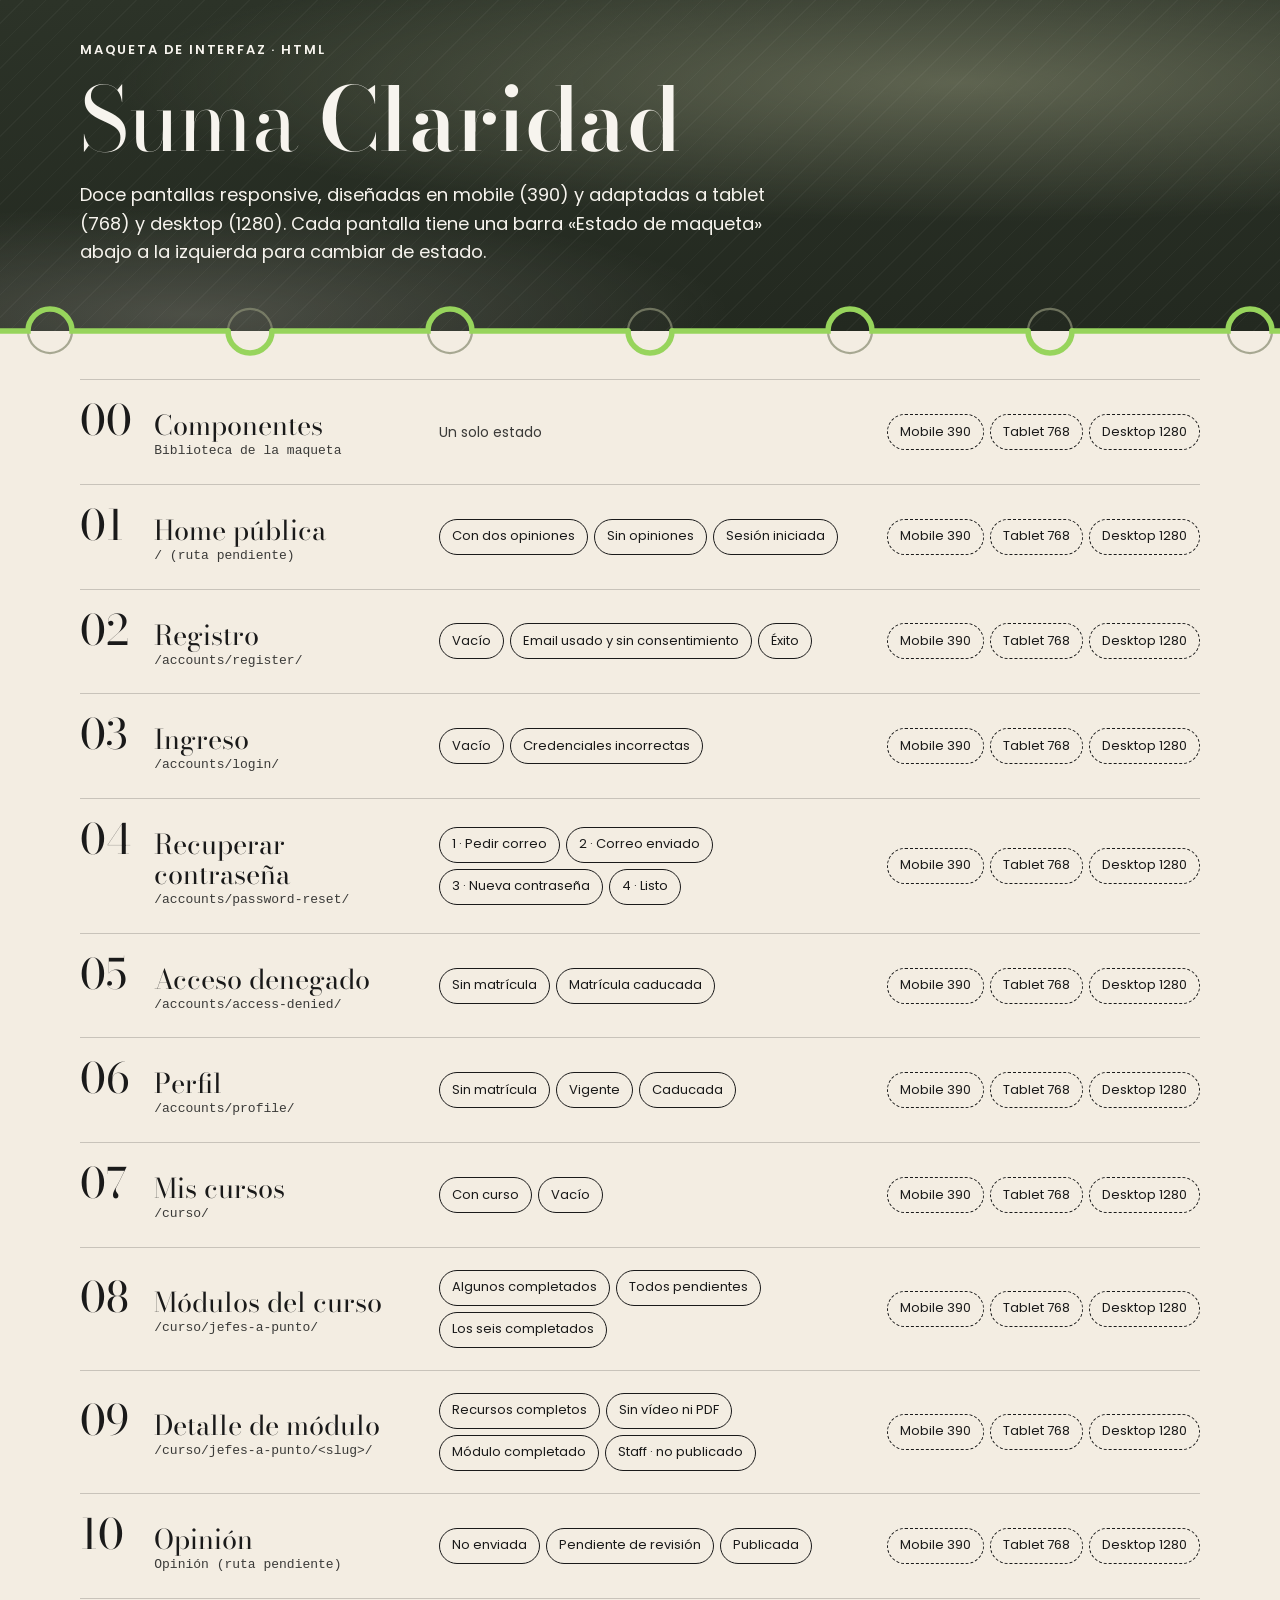
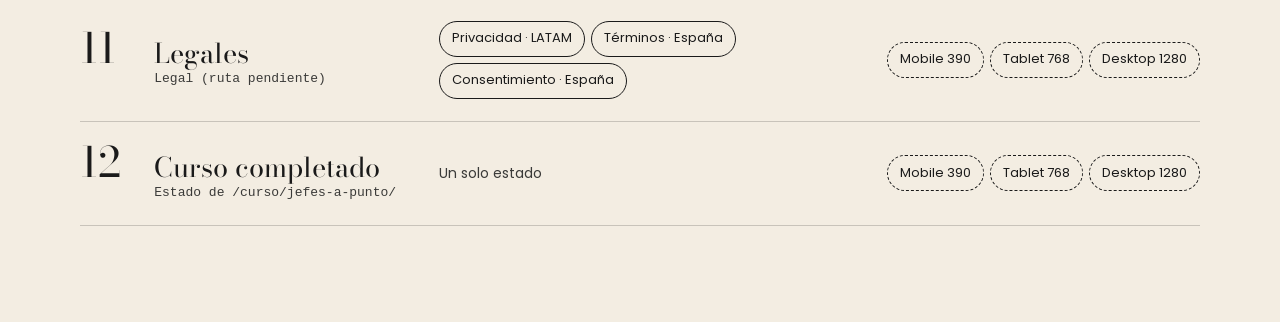
<file: index.html>
<!doctype html>
<html lang="es">
<head>
  <meta charset="utf-8">
  <meta name="viewport" content="width=device-width, initial-scale=1">
  <title>Índice de maquetas · Suma Claridad</title>
  <link rel="preconnect" href="https://fonts.googleapis.com">
  <link rel="preconnect" href="https://fonts.gstatic.com" crossorigin>
  <link rel="stylesheet" href="https://fonts.googleapis.com/css2?family=Bodoni+Moda:ital,opsz,wght@0,6..96,400;0,6..96,600;1,6..96,400&family=Poppins:wght@400;600&display=swap">
  <link rel="stylesheet" href="css/styles.css">
  <script src="js/app.js" defer></script>
</head>
<body>
  <main id="main">
    <section class="hero on-dark">
      <div class="hero__media" aria-hidden="true"></div>
      <div class="container" style="padding-block:40px 64px">
        <p class="eyebrow">Maqueta de interfaz · HTML</p>
        <h1 class="display display--l">Suma <span class="w600">Claridad</span></h1>
        <p class="lead" style="margin-top:18px">Doce pantallas responsive, diseñadas en mobile (390) y adaptadas a tablet (768) y desktop (1280). Cada pantalla tiene una barra «Estado de maqueta» abajo a la izquierda para cambiar de estado.</p>
      </div>
    </section>
    <div class="tear" style="--from:var(--exhibicion);--to:var(--papel)" aria-hidden="true"></div>

    <section class="band band--tight band--papel" style="padding-bottom:96px">
      <div class="container">
        <ol class="idx-screens" id="screens"></ol>
      </div>
    </section>
  </main>

  <script>
    document.addEventListener('DOMContentLoaded', function () {
      var list = document.getElementById('screens');
      var widths = [['390', 'Mobile'], ['768', 'Tablet'], ['1280', 'Desktop']];
      list.innerHTML = window.JAP.SCREENS.map(function (s) {
        var states = s.states.map(function (st) {
          return '<a class="idx-chip" href="' + s.file + '?estado=' + st[0] + '">' + st[1] + '</a>';
        }).join('');
        var extra = (s.links || []).map(function (l) {
          return '<a class="idx-chip" href="' + s.file + l[0] + '">' + l[1] + '</a>';
        }).join('');
        var previews = widths.map(function (w) {
          return '<a class="idx-chip idx-chip--dev" href="preview.html?p=' + encodeURIComponent(s.file) + '&w=' + w[0] + '">' + w[1] + ' ' + w[0] + '</a>';
        }).join('');
        return '<li class="idx-screen">' +
          '<div class="idx-screen__head"><span class="idx-screen__num">' + s.n + '</span>' +
          '<div><h2 class="idx-screen__name"><a href="' + s.file + '">' + s.name + '</a></h2>' +
          '<p class="idx-screen__route" style="margin:0">' + s.route.replace(/</g, '&lt;') + '</p></div></div>' +
          '<div class="idx-links" aria-label="Estados">' + (states + extra || '<span class="meta">Un solo estado</span>') + '</div>' +
          '<div class="idx-links" aria-label="Vista por anchura">' + previews + '</div>' +
          '</li>';
      }).join('');
    });
  </script>
</body>
</html>
</file>
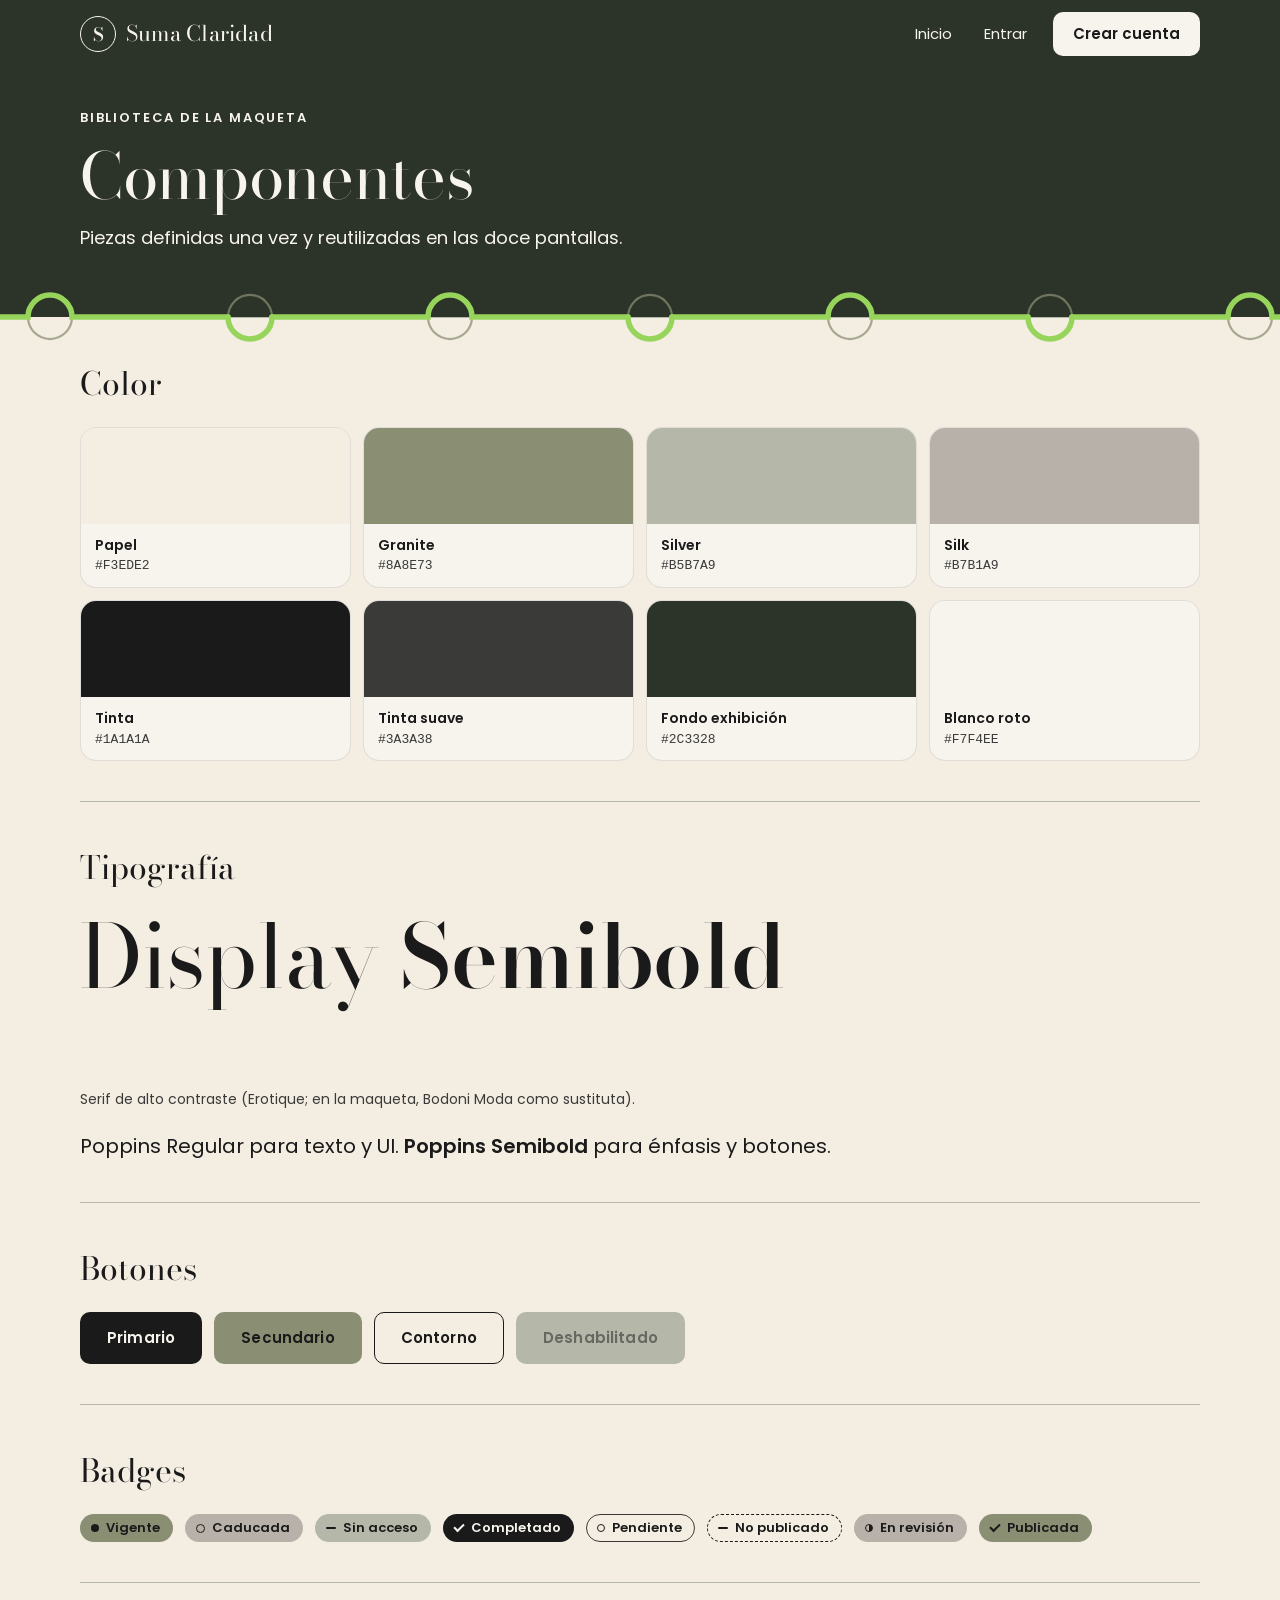
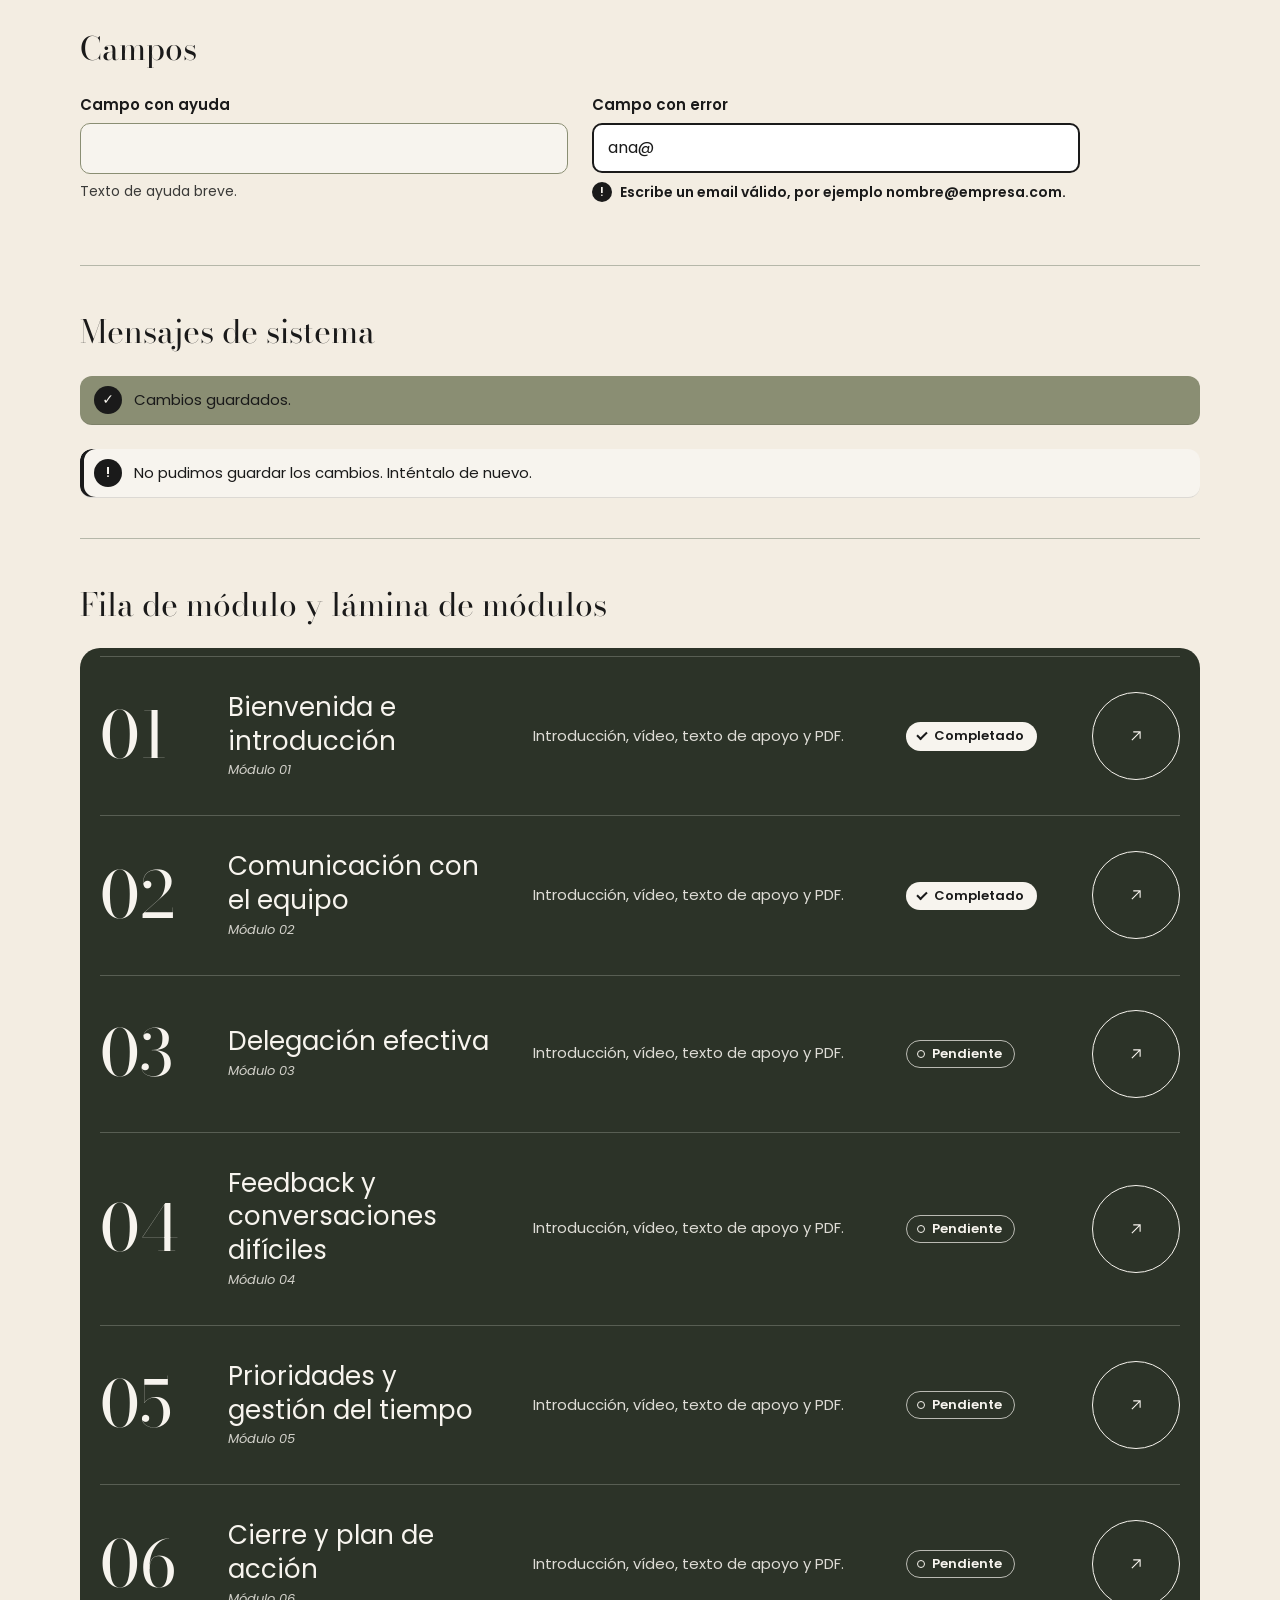
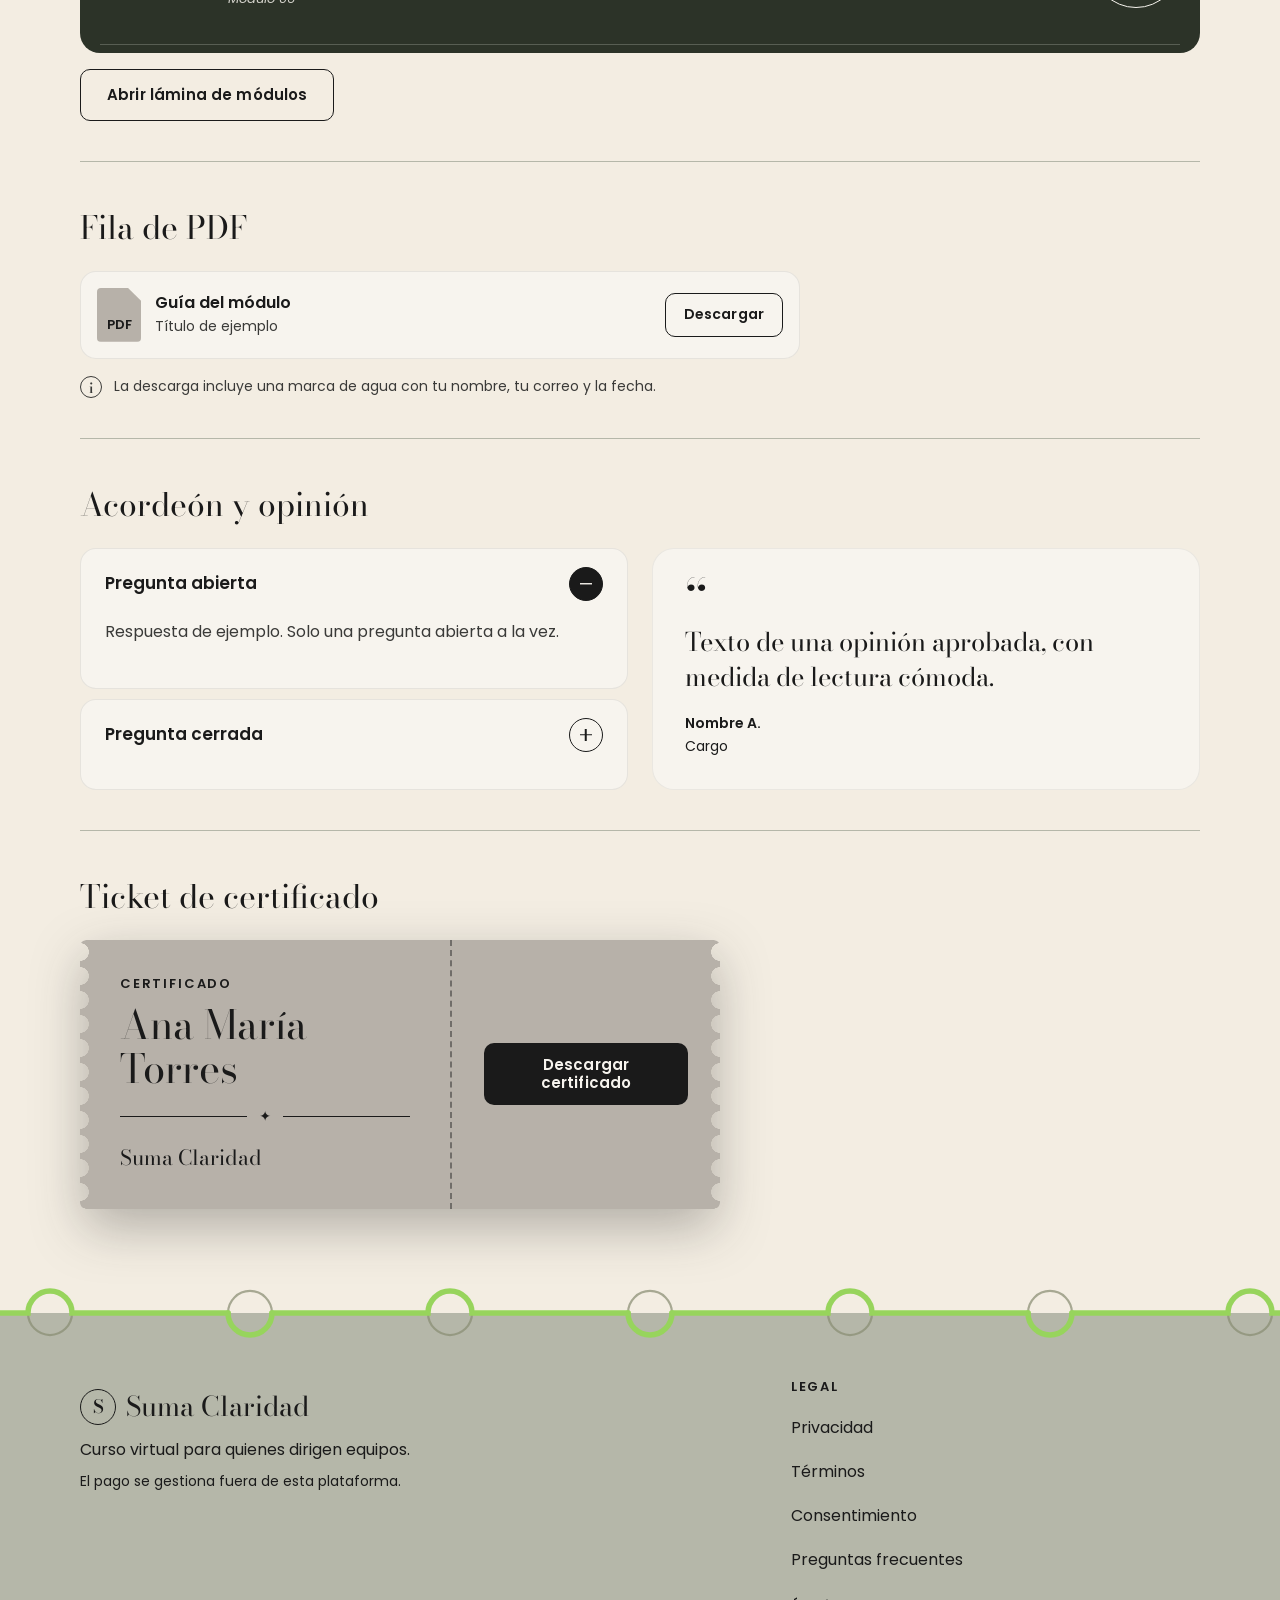
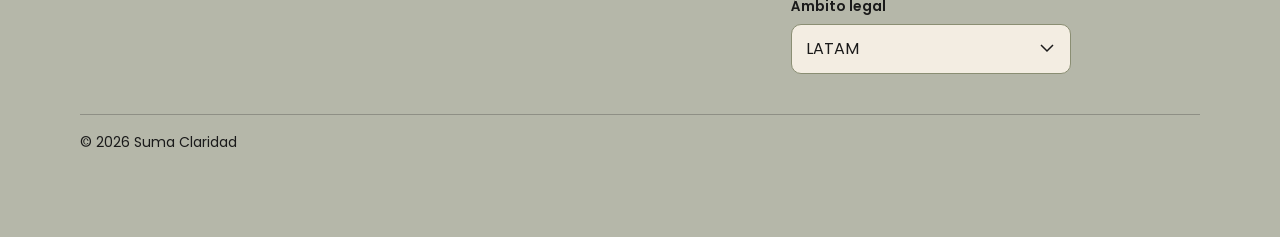
<file: 00-componentes.html>
<!doctype html>
<html lang="es">
<head>
  <meta charset="utf-8">
  <meta name="viewport" content="width=device-width, initial-scale=1">
  <title>Componentes · Suma Claridad</title>
  <link rel="preconnect" href="https://fonts.googleapis.com">
  <link rel="preconnect" href="https://fonts.gstatic.com" crossorigin>
  <link rel="stylesheet" href="https://fonts.googleapis.com/css2?family=Bodoni+Moda:ital,opsz,wght@0,6..96,400;0,6..96,600;1,6..96,400&family=Poppins:wght@400;600&display=swap">
  <link rel="stylesheet" href="css/styles.css">
  <script src="js/app.js" defer></script>
  <style>
    .swatches { list-style: none; display: grid; grid-template-columns: repeat(2, 1fr); gap: 12px; }
    @media (min-width: 768px) { .swatches { grid-template-columns: repeat(4, 1fr); } }
    .swatch { border-radius: 16px; overflow: hidden; border: 1px solid rgba(26,26,26,.1); background: var(--blanco); }
    .swatch__color { height: 96px; }
    .swatch__info { padding: 10px 14px; font-size: 14px; }
    .swatch__info code { display: block; color: var(--tinta-suave); font-size: 13px; }
    .demo-row { display: flex; flex-wrap: wrap; gap: 12px; align-items: center; }
    .demo-grid { display: grid; gap: 24px; }
    @media (min-width: 1280px) { .demo-grid--2 { grid-template-columns: 1fr 1fr; } }
    .comp-title { font-family: var(--f-display); font-size: 2rem; margin-bottom: 18px; }
    .comp { padding-block: 40px; border-top: 1px solid var(--silver); }
  </style>
</head>
<body data-screen="00">
  <a class="skip-link" href="#main">Saltar al contenido</a>
  <div data-component="header" data-session="anon" data-variant="dark"></div>

  <main id="main" data-completed='{"default":[1,2]}'>
    <section class="page-hero on-dark">
      <div class="container">
        <p class="eyebrow">Biblioteca de la maqueta</p>
        <h1 class="display display--m">Componentes</h1>
        <p class="lead">Piezas definidas una vez y reutilizadas en las doce pantallas.</p>
      </div>
    </section>
    <div class="tear" style="--from:var(--exhibicion);--to:var(--papel)" aria-hidden="true"></div>

    <div class="container" style="padding-bottom:64px">

      <section class="comp" aria-labelledby="c-color">
        <h2 id="c-color" class="comp-title">Color</h2>
        <ul class="swatches">
          <li class="swatch"><div class="swatch__color" style="background:#F3EDE2"></div><div class="swatch__info"><strong>Papel</strong><code>#F3EDE2</code></div></li>
          <li class="swatch"><div class="swatch__color" style="background:#8A8E73"></div><div class="swatch__info"><strong>Granite</strong><code>#8A8E73</code></div></li>
          <li class="swatch"><div class="swatch__color" style="background:#B5B7A9"></div><div class="swatch__info"><strong>Silver</strong><code>#B5B7A9</code></div></li>
          <li class="swatch"><div class="swatch__color" style="background:#B7B1A9"></div><div class="swatch__info"><strong>Silk</strong><code>#B7B1A9</code></div></li>
          <li class="swatch"><div class="swatch__color" style="background:#1A1A1A"></div><div class="swatch__info"><strong>Tinta</strong><code>#1A1A1A</code></div></li>
          <li class="swatch"><div class="swatch__color" style="background:#3A3A38"></div><div class="swatch__info"><strong>Tinta suave</strong><code>#3A3A38</code></div></li>
          <li class="swatch"><div class="swatch__color" style="background:#2C3328"></div><div class="swatch__info"><strong>Fondo exhibición</strong><code>#2C3328</code></div></li>
          <li class="swatch"><div class="swatch__color" style="background:#F7F4EE"></div><div class="swatch__info"><strong>Blanco roto</strong><code>#F7F4EE</code></div></li>
        </ul>
      </section>

      <section class="comp" aria-labelledby="c-type">
        <h2 id="c-type" class="comp-title">Tipografía</h2>
        <p class="display display--l">Display <span class="w600">Semibold</span></p>
        <p class="meta" style="margin-top:8px">Serif de alto contraste (Erotique; en la maqueta, Bodoni Moda como sustituta).</p>
        <p style="font-size:20px;margin-top:20px">Poppins Regular para texto y UI. <strong>Poppins Semibold</strong> para énfasis y botones.</p>
      </section>

      <section class="comp" aria-labelledby="c-btn">
        <h2 id="c-btn" class="comp-title">Botones</h2>
        <div class="demo-row">
          <button class="btn btn--primary" type="button">Primario</button>
          <button class="btn btn--secondary" type="button">Secundario</button>
          <button class="btn btn--outline" type="button">Contorno</button>
          <button class="btn" type="button" disabled>Deshabilitado</button>
        </div>
      </section>

      <section class="comp" aria-labelledby="c-badge">
        <h2 id="c-badge" class="comp-title">Badges</h2>
        <div class="demo-row">
          <span class="badge badge--vigente">Vigente</span>
          <span class="badge badge--caducada">Caducada</span>
          <span class="badge badge--sin-acceso">Sin acceso</span>
          <span class="badge badge--completado">Completado</span>
          <span class="badge badge--pendiente">Pendiente</span>
          <span class="badge badge--no-publicado">No publicado</span>
          <span class="badge badge--en-revision">En revisión</span>
          <span class="badge badge--publicada">Publicada</span>
        </div>
      </section>

      <section class="comp" aria-labelledby="c-field">
        <h2 id="c-field" class="comp-title">Campos</h2>
        <div class="demo-grid demo-grid--2" style="max-width:1000px">
          <div class="field">
            <label for="d1">Campo con ayuda</label>
            <input class="input" id="d1" type="text" aria-describedby="d1-help">
            <p class="field__help" id="d1-help">Texto de ayuda breve.</p>
          </div>
          <div class="field field--error">
            <label for="d2">Campo con error</label>
            <input class="input" id="d2" type="email" value="ana@" aria-invalid="true" aria-describedby="d2-err">
            <p class="field__error" id="d2-err">Escribe un email válido, por ejemplo nombre@empresa.com.</p>
          </div>
        </div>
      </section>

      <section class="comp" aria-labelledby="c-msg">
        <h2 id="c-msg" class="comp-title">Mensajes de sistema</h2>
        <div class="demo-grid">
          <div class="sysmsg sysmsg--success" style="border-radius:12px"><div class="sysmsg__inner" style="padding-inline:14px"><span class="sysmsg__icon" aria-hidden="true">✓</span><p class="sysmsg__text">Cambios guardados.</p></div></div>
          <div class="sysmsg sysmsg--error" style="border-radius:12px"><div class="sysmsg__inner" style="padding-inline:14px"><span class="sysmsg__icon" aria-hidden="true">!</span><p class="sysmsg__text">No pudimos guardar los cambios. Inténtalo de nuevo.</p></div></div>
        </div>
      </section>

      <section class="comp" aria-labelledby="c-mod">
        <h2 id="c-mod" class="comp-title">Fila de módulo y lámina de módulos</h2>
        <div class="band band--dark on-dark" style="padding:8px 20px;border-radius:20px">
          <ol class="module-list" data-component="module-list" data-variant="course"></ol>
        </div>
        <p style="margin-top:16px"><button type="button" class="btn btn--outline" data-sheet-open="modules-sheet" aria-controls="modules-sheet" aria-expanded="false">Abrir lámina de módulos</button></p>
      </section>

      <section class="comp" aria-labelledby="c-pdf">
        <h2 id="c-pdf" class="comp-title">Fila de PDF</h2>
        <ul class="pdf-list" style="max-width:720px">
          <li class="pdf-row">
            <span class="pdf-row__icon" aria-hidden="true">PDF</span>
            <div class="pdf-row__info"><p class="pdf-row__title">Guía del módulo</p><p class="meta">Título de ejemplo</p></div>
            <a class="btn btn--outline btn--sm" href="#" aria-label="Descargar Guía del módulo, PDF">Descargar</a>
          </li>
        </ul>
        <p class="note">La descarga incluye una marca de agua con tu nombre, tu correo y la fecha.</p>
      </section>

      <section class="comp" aria-labelledby="c-faq">
        <h2 id="c-faq" class="comp-title">Acordeón y opinión</h2>
        <div class="demo-grid demo-grid--2">
          <div class="faq" data-single>
            <details class="faq-item" open><summary>Pregunta abierta<span class="faq-item__icon" aria-hidden="true"></span></summary><div class="faq-item__body"><p>Respuesta de ejemplo. Solo una pregunta abierta a la vez.</p></div></details>
            <details class="faq-item"><summary>Pregunta cerrada<span class="faq-item__icon" aria-hidden="true"></span></summary><div class="faq-item__body"><p>Respuesta de ejemplo.</p></div></details>
          </div>
          <div class="opinion">
            <p class="opinion__quote">Texto de una opinión aprobada, con medida de lectura cómoda.</p>
            <p class="opinion__who"><strong>Nombre A.</strong> Cargo</p>
          </div>
        </div>
      </section>

      <section class="comp" aria-labelledby="c-ticket">
        <h2 id="c-ticket" class="comp-title">Ticket de certificado</h2>
        <div class="ticket-wrap" style="max-width:640px">
          <div class="ticket">
            <div class="ticket__main">
              <p class="eyebrow" style="margin:0">Certificado</p>
              <p class="ticket__name">Ana María Torres</p>
              <p class="ticket__divider"><span aria-hidden="true">✦</span></p>
              <p class="ticket__course">Suma Claridad</p>
            </div>
            <div class="ticket__stub">
              <a class="btn btn--primary btn--block" href="#">Descargar certificado</a>
            </div>
          </div>
        </div>
      </section>
    </div>
  </main>

  <div data-component="module-sheet" data-id="modules-sheet"></div>
  <div data-component="footer" data-from="papel"></div>
  <div class="mockbar"></div>
</body>
</html>
</file>
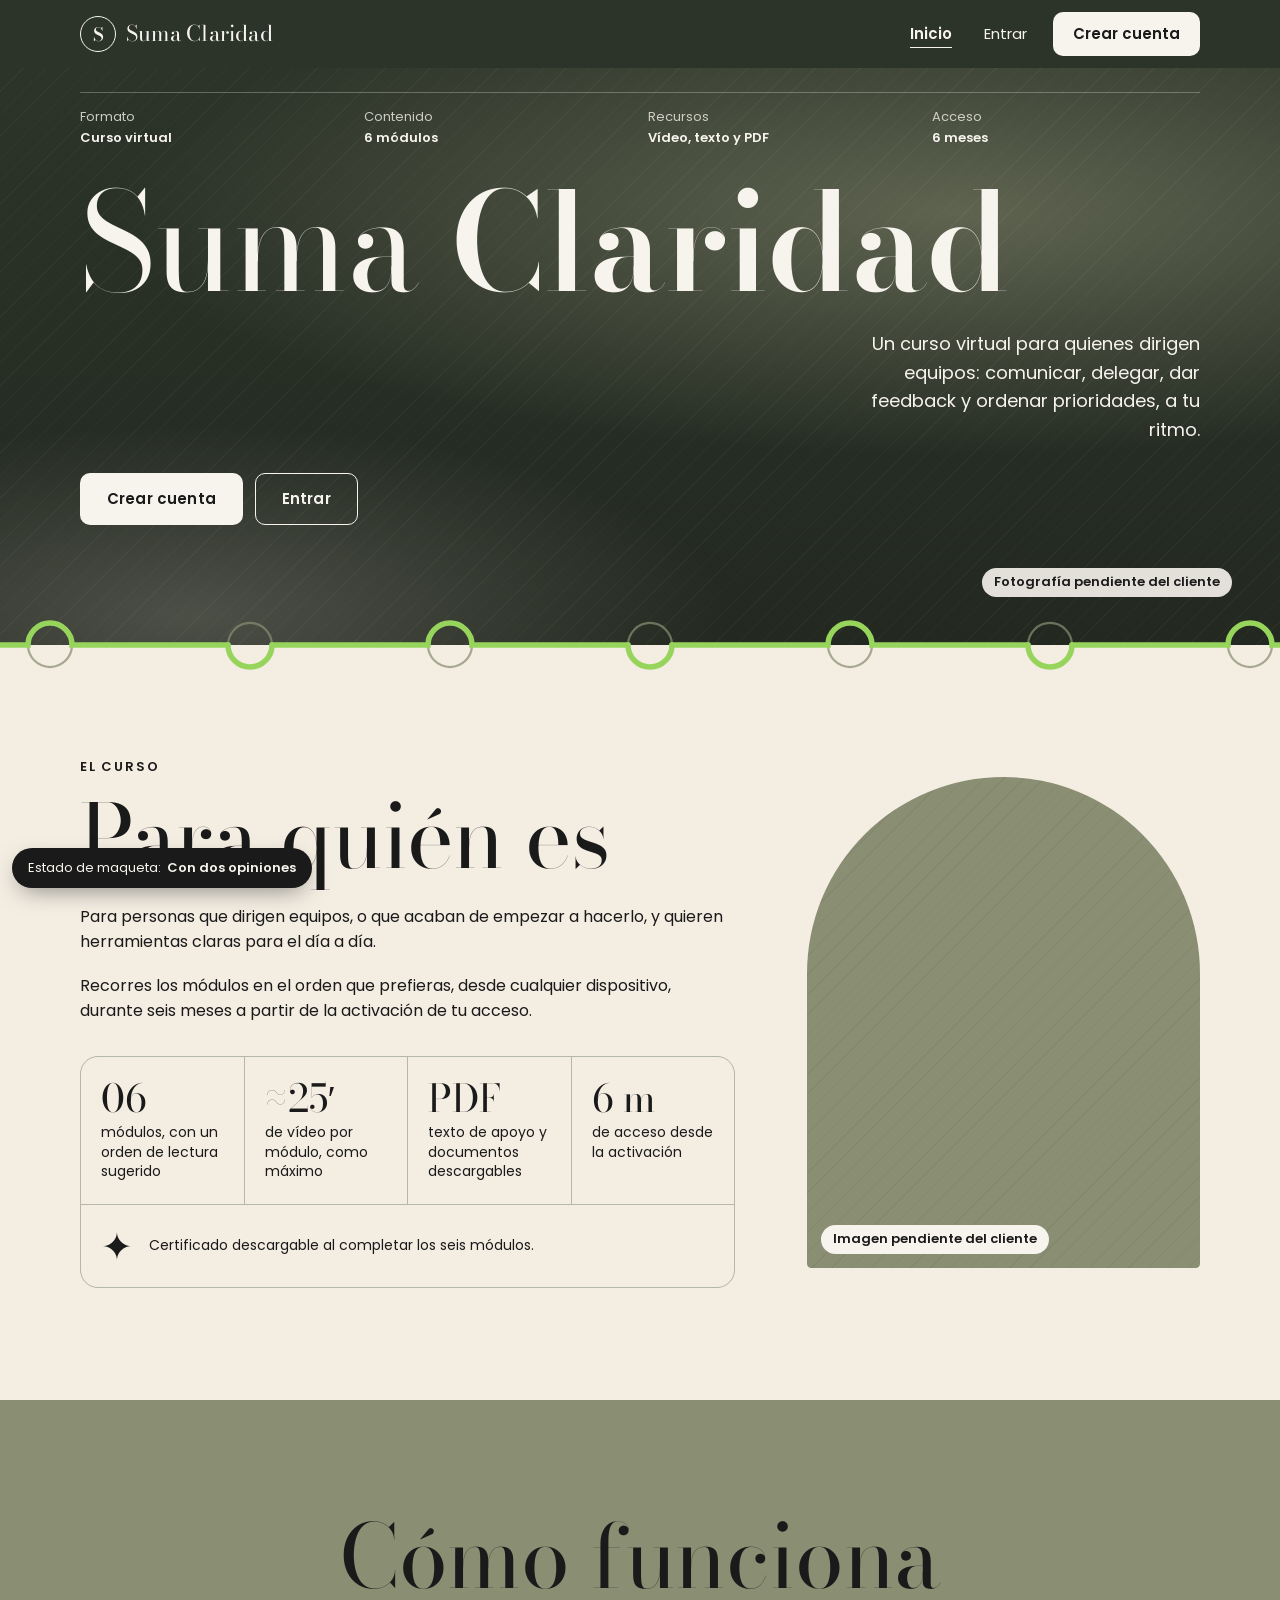
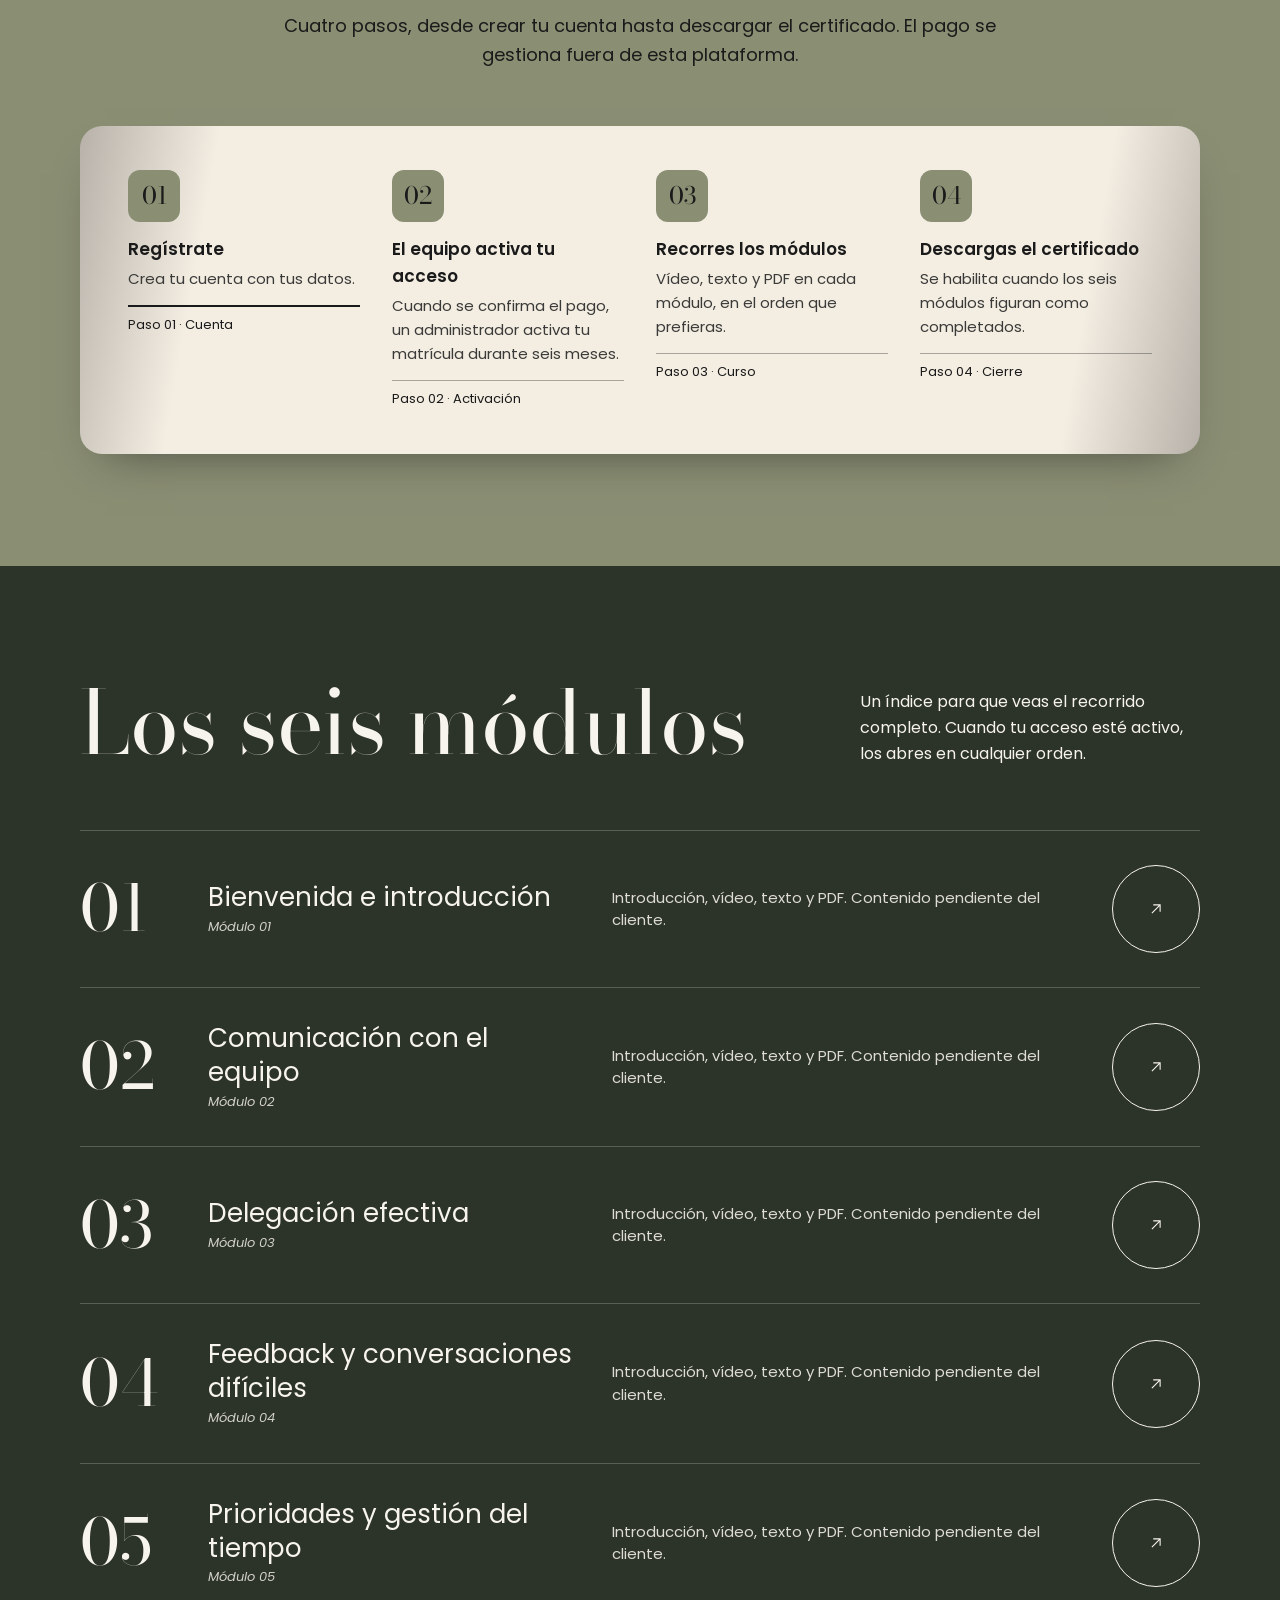
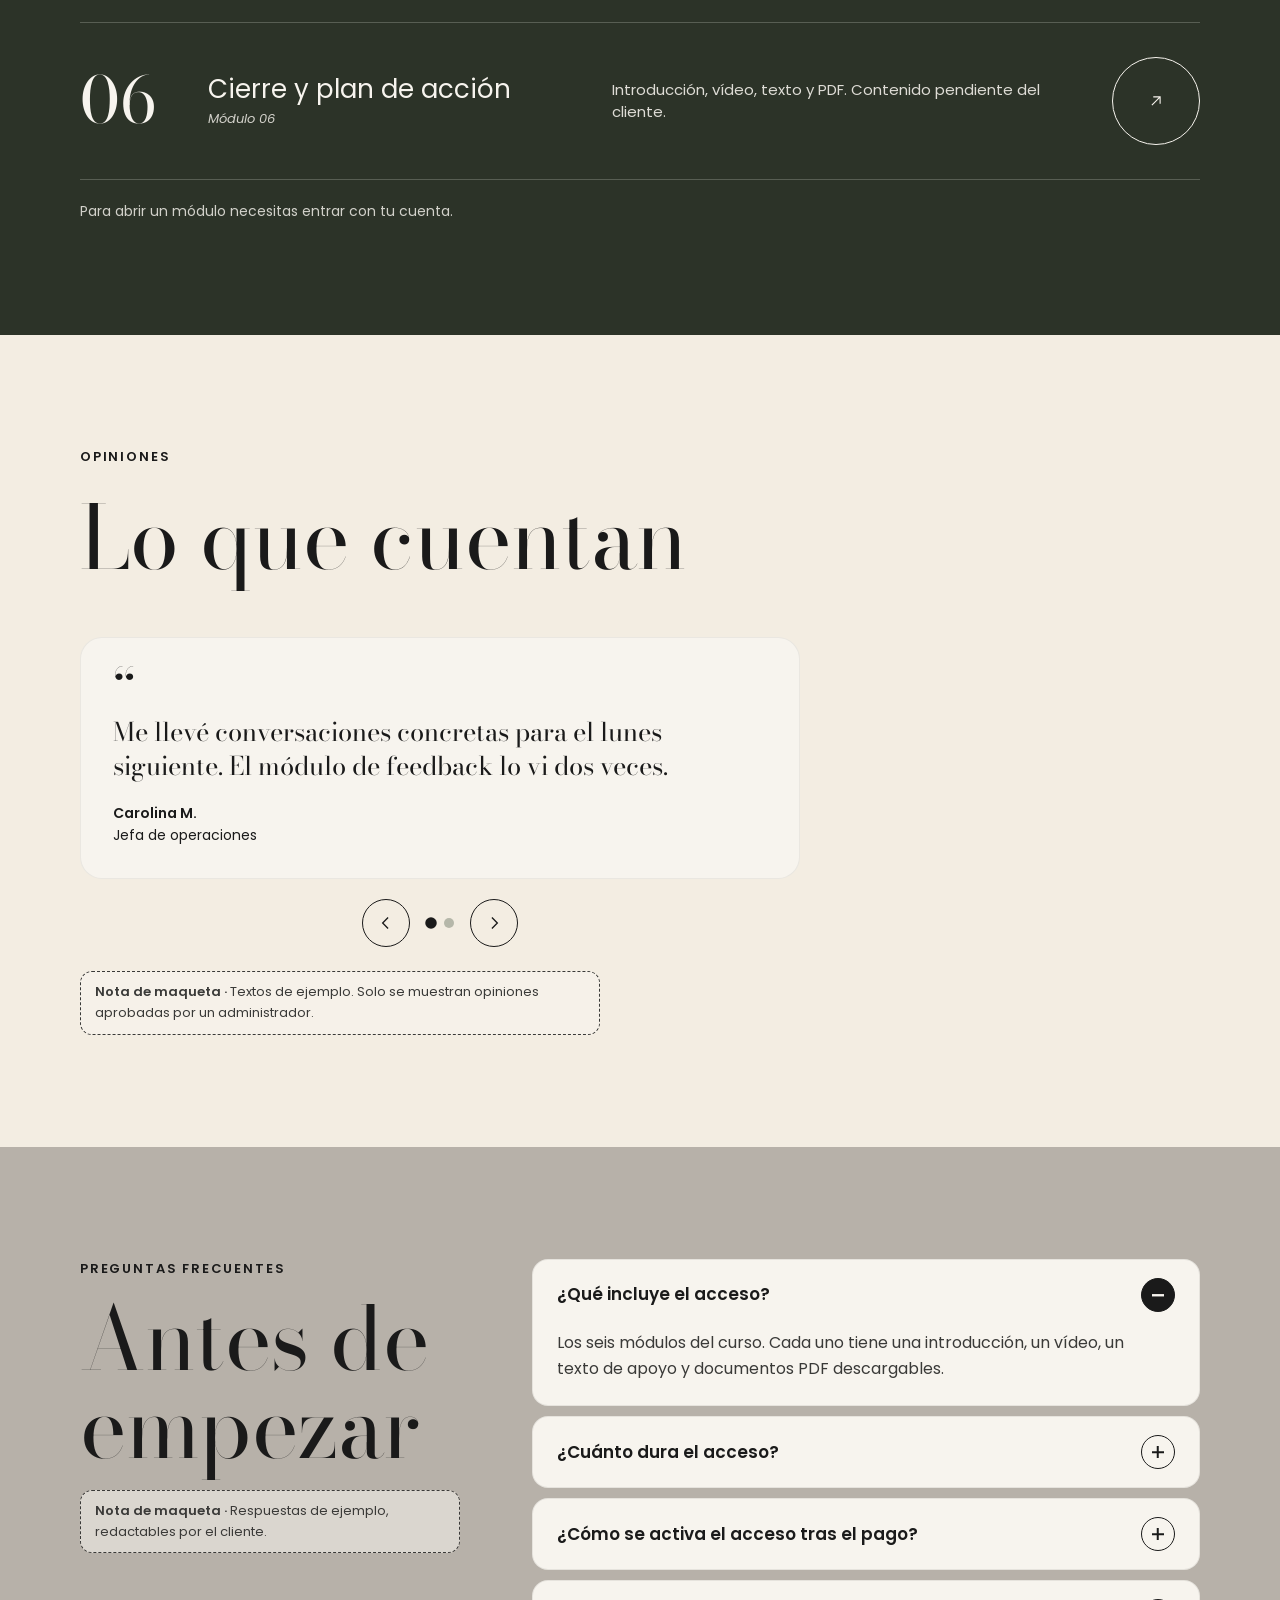
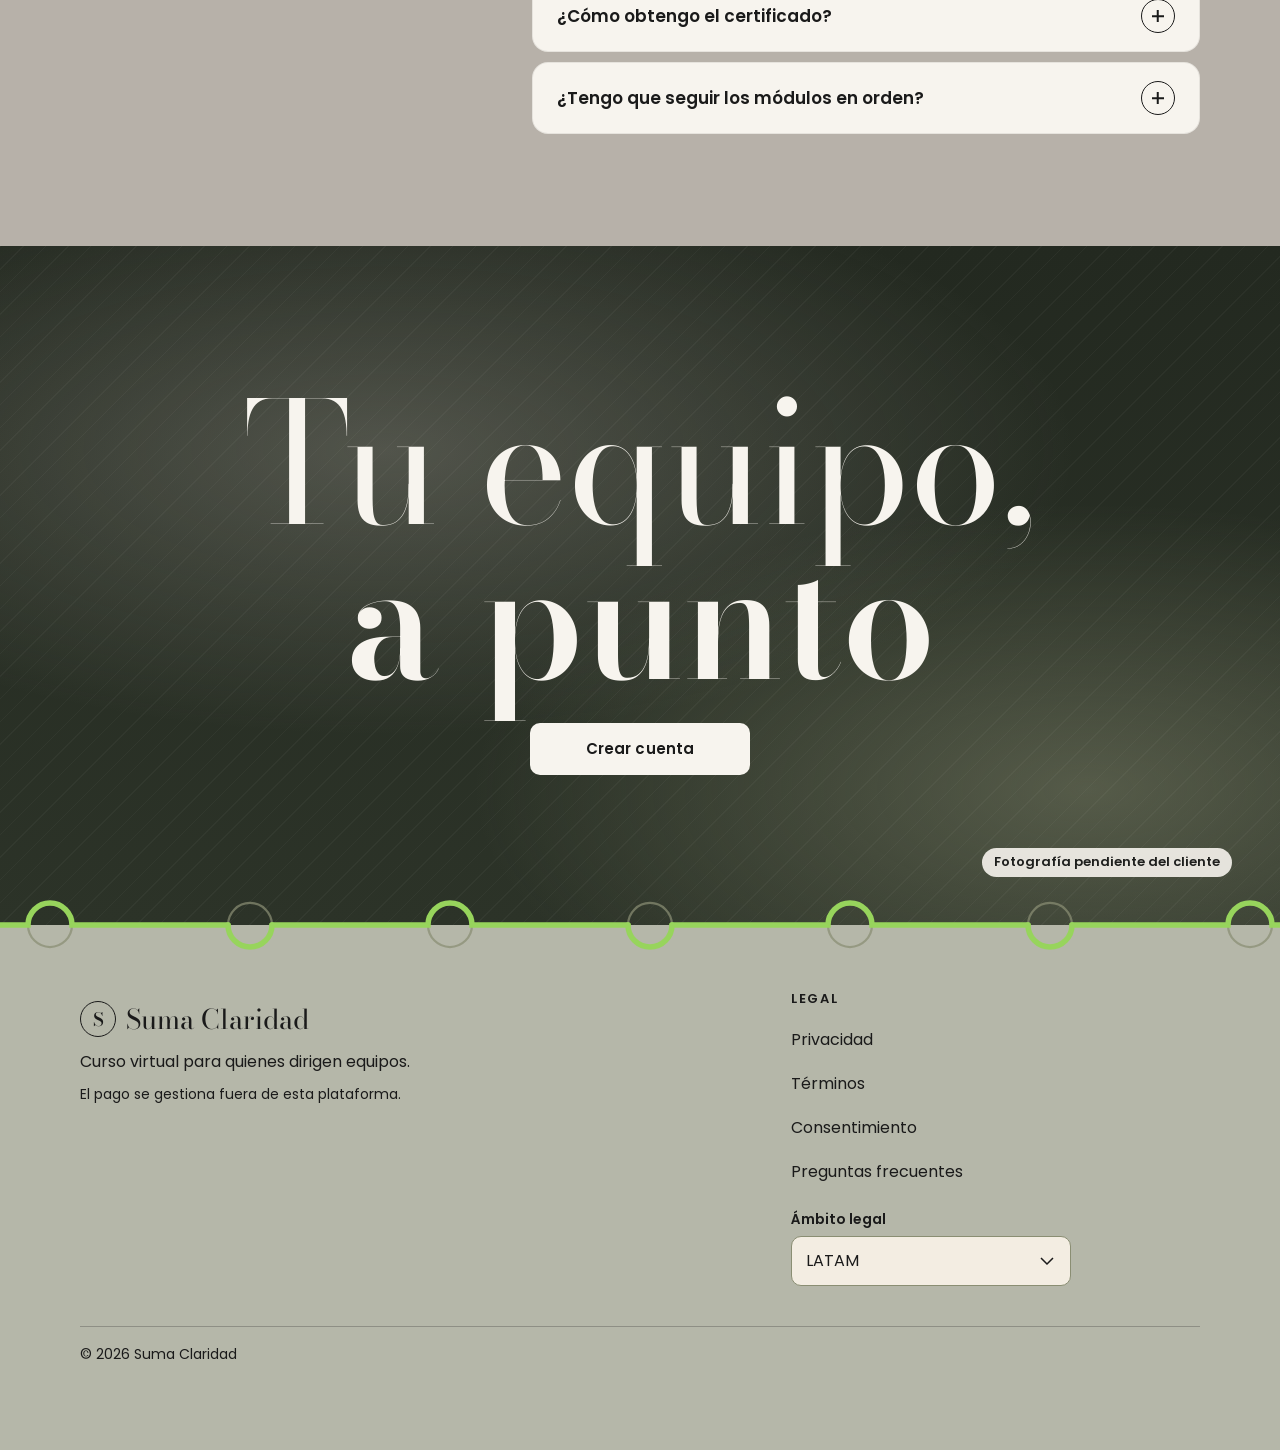
<file: 01-home.html>
<!doctype html>
<html lang="es">
<head>
  <meta charset="utf-8">
  <meta name="viewport" content="width=device-width, initial-scale=1">
  <title>Suma Claridad · Curso virtual para quienes dirigen equipos</title>
  <link rel="preconnect" href="https://fonts.googleapis.com">
  <link rel="preconnect" href="https://fonts.gstatic.com" crossorigin>
  <link rel="stylesheet" href="https://fonts.googleapis.com/css2?family=Bodoni+Moda:ital,opsz,wght@0,6..96,400;0,6..96,600;1,6..96,400&family=Poppins:wght@400;600&display=swap">
  <link rel="stylesheet" href="css/styles.css">
  <script src="js/app.js" defer></script>
</head>
<body data-screen="01">
  <a class="skip-link" href="#main">Saltar al contenido</a>

  <div data-component="header" data-session="anon" data-variant="dark" data-current="inicio" data-estado="!sesion"></div>
  <div data-component="header" data-session="user" data-variant="dark" data-current="inicio" data-estado="sesion"></div>

  <main id="main">
    <!-- 1. Portada -->
    <section class="hero on-dark" aria-labelledby="hero-title">
      <div class="hero__media" aria-hidden="true"></div>
      <p class="ph-tag" aria-hidden="true">Fotografía pendiente del cliente</p>
      <div class="container hero__inner">
        <dl class="hero__meta">
          <div><dt>Formato</dt><dd>Curso virtual</dd></div>
          <div><dt>Contenido</dt><dd>6 módulos</dd></div>
          <div><dt>Recursos</dt><dd>Vídeo, texto y PDF</dd></div>
          <div><dt>Acceso</dt><dd>6 meses</dd></div>
        </dl>
        <h1 id="hero-title" class="display display--xl hero__title">
          <span class="hero__title-line">Suma</span> <span class="hero__title-line w600">Claridad</span>
        </h1>
        <p class="hero__lead">Un curso virtual para quienes dirigen equipos: comunicar, delegar, dar feedback y ordenar prioridades, a tu ritmo.</p>
        <div class="btn-row hero__actions" data-estado="!sesion">
          <a class="btn btn--light" href="02-registro.html">Crear cuenta</a>
          <a class="btn btn--outline-light" href="03-ingreso.html">Entrar</a>
        </div>
        <div class="btn-row hero__actions" data-estado="sesion">
          <a class="btn btn--light" href="08-modulos.html">Ir al curso</a>
          <a class="btn btn--outline-light" href="06-perfil.html?estado=vigente">Mi cuenta</a>
        </div>
      </div>
    </section>

    <div class="tear" style="--from:var(--exhibicion);--to:var(--papel)" aria-hidden="true"></div>

    <!-- 2. Para quién es y qué incluye -->
    <section class="band band--papel" aria-labelledby="about-title">
      <div class="container about">
        <div>
          <p class="eyebrow">El curso</p>
          <h2 id="about-title" class="display display--l">Para quién es</h2>
          <div class="prose about__text">
            <p>Para personas que dirigen equipos, o que acaban de empezar a hacerlo, y quieren herramientas claras para el día a día.</p>
            <p>Recorres los módulos en el orden que prefieras, desde cualquier dispositivo, durante seis meses a partir de la activación de tu acceso.</p>
          </div>
          <ul class="facts" aria-label="Qué incluye">
            <li class="fact"><span class="fact__value">06</span><span class="fact__label">módulos, con un orden de lectura sugerido</span></li>
            <li class="fact"><span class="fact__value">≈25′</span><span class="fact__label">de vídeo por módulo, como máximo</span></li>
            <li class="fact"><span class="fact__value">PDF</span><span class="fact__label">texto de apoyo y documentos descargables</span></li>
            <li class="fact"><span class="fact__value">6 m</span><span class="fact__label">de acceso desde la activación</span></li>
            <li class="fact fact--wide"><span class="fact__value" aria-hidden="true">✦</span><span class="fact__label">Certificado descargable al completar los seis módulos.</span></li>
          </ul>
        </div>
        <div class="ph arch" role="img" aria-label="Imagen pendiente del cliente: trabajo en equipo">
          <span class="ph__label">Imagen pendiente del cliente</span>
        </div>
      </div>
    </section>

    <!-- 3. Cómo funciona -->
    <section class="band band--granite" aria-labelledby="how-title">
      <div class="container">
        <div class="section-head section-head--center">
          <h2 id="how-title" class="display display--l">Cómo funciona</h2>
          <p class="lead">Cuatro pasos, desde crear tu cuenta hasta descargar el certificado. El pago se gestiona fuera de esta plataforma.</p>
        </div>
        <div class="scroll">
          <ol class="steps">
            <li class="step">
              <span class="step__num" aria-hidden="true">01</span>
              <div>
                <h3 class="step__title">Regístrate</h3>
                <p class="step__text">Crea tu cuenta con tus datos.</p>
                <p class="step__foot">Paso 01 · Cuenta</p>
              </div>
            </li>
            <li class="step">
              <span class="step__num" aria-hidden="true">02</span>
              <div>
                <h3 class="step__title">El equipo activa tu acceso</h3>
                <p class="step__text">Cuando se confirma el pago, un administrador activa tu matrícula durante seis meses.</p>
                <p class="step__foot">Paso 02 · Activación</p>
              </div>
            </li>
            <li class="step">
              <span class="step__num" aria-hidden="true">03</span>
              <div>
                <h3 class="step__title">Recorres los módulos</h3>
                <p class="step__text">Vídeo, texto y PDF en cada módulo, en el orden que prefieras.</p>
                <p class="step__foot">Paso 03 · Curso</p>
              </div>
            </li>
            <li class="step">
              <span class="step__num" aria-hidden="true">04</span>
              <div>
                <h3 class="step__title">Descargas el certificado</h3>
                <p class="step__text">Se habilita cuando los seis módulos figuran como completados.</p>
                <p class="step__foot">Paso 04 · Cierre</p>
              </div>
            </li>
          </ol>
        </div>
      </div>
    </section>

    <!-- 4. Índice de módulos -->
    <section class="band band--dark on-dark" id="modulos" aria-labelledby="mods-title">
      <div class="container">
        <div class="exhibit-head">
          <h2 id="mods-title" class="display display--l">Los seis módulos</h2>
          <p class="exhibit-head__text">Un índice para que veas el recorrido completo. Cuando tu acceso esté activo, los abres en cualquier orden.</p>
        </div>
        <ol class="module-list module-list--nobadge" data-component="module-list" data-variant="home" data-session-state="sesion"></ol>
        <p class="meta" style="margin-top:20px" data-estado="!sesion">Para abrir un módulo necesitas entrar con tu cuenta.</p>
      </div>
    </section>

    <!-- 5. Opiniones aprobadas -->
    <section class="band band--papel" aria-labelledby="op-title" data-estado="dos-opiniones sesion">
      <div class="container">
        <div class="section-head">
          <p class="eyebrow">Opiniones</p>
          <h2 id="op-title" class="display display--l">Lo que cuentan</h2>
        </div>
        <div class="opinions-carousel" data-carousel>
          <ul class="opinions">
            <li class="opinion" data-carousel-slide>
              <p class="opinion__quote">Me llevé conversaciones concretas para el lunes siguiente. El módulo de feedback lo vi dos veces.</p>
              <p class="opinion__who"><strong>Carolina M.</strong> Jefa de operaciones</p>
            </li>
            <li class="opinion" data-carousel-slide>
              <p class="opinion__quote">Pude avanzar a mi ritmo y volver a los PDF cada vez que los necesité con mi equipo.</p>
              <p class="opinion__who"><strong>Daniel R.</strong> Coordinador de proyectos</p>
            </li>
          </ul>
          <div class="carousel__nav" data-carousel-nav>
            <button type="button" class="carousel__btn" data-carousel-prev aria-label="Opinión anterior">
              <svg viewBox="0 0 24 24" width="20" height="20" fill="none" stroke="currentColor" stroke-width="1.6" aria-hidden="true"><path d="M14.5 5.5L8 12l6.5 6.5"/></svg>
            </button>
            <div class="carousel__dots" data-carousel-dots></div>
            <button type="button" class="carousel__btn" data-carousel-next aria-label="Opinión siguiente">
              <svg viewBox="0 0 24 24" width="20" height="20" fill="none" stroke="currentColor" stroke-width="1.6" aria-hidden="true"><path d="M9.5 5.5L16 12l-6.5 6.5"/></svg>
            </button>
          </div>
        </div>
        <p class="mock-note" style="margin-top:24px">Textos de ejemplo. Solo se muestran opiniones aprobadas por un administrador.</p>
      </div>
    </section>
    <section class="band band--tight band--papel" data-estado="sin-opiniones">
      <div class="container">
        <p class="mock-note">Sin opiniones aprobadas, el bloque de opiniones no se muestra y la FAQ sigue directamente.</p>
      </div>
    </section>

    <!-- 6. FAQ -->
    <section class="band band--silk" id="faq" aria-labelledby="faq-title">
      <div class="container faq-layout">
        <div class="faq-layout__head">
          <p class="eyebrow">Preguntas frecuentes</p>
          <h2 id="faq-title" class="display display--l">Antes de empezar</h2>
          <p class="mock-note" style="margin-top:20px">Respuestas de ejemplo, redactables por el cliente.</p>
        </div>
        <div class="faq" data-single>
          <details class="faq-item" open>
            <summary>¿Qué incluye el acceso?<span class="faq-item__icon" aria-hidden="true"></span></summary>
            <div class="faq-item__body"><p>Los seis módulos del curso. Cada uno tiene una introducción, un vídeo, un texto de apoyo y documentos PDF descargables.</p></div>
          </details>
          <details class="faq-item">
            <summary>¿Cuánto dura el acceso?<span class="faq-item__icon" aria-hidden="true"></span></summary>
            <div class="faq-item__body"><p>Seis meses desde el día en que se activa tu matrícula. La fecha de caducidad aparece en tu cuenta y en la ficha del curso.</p></div>
          </details>
          <details class="faq-item">
            <summary>¿Cómo se activa el acceso tras el pago?<span class="faq-item__icon" aria-hidden="true"></span></summary>
            <div class="faq-item__body"><p>El pago se gestiona fuera de esta plataforma. Cuando el equipo lo confirma, un administrador activa tu acceso y lo verás como «Vigente» en tu cuenta.</p></div>
          </details>
          <details class="faq-item">
            <summary>¿Cómo obtengo el certificado?<span class="faq-item__icon" aria-hidden="true"></span></summary>
            <div class="faq-item__body"><p>El equipo marca cada módulo como completado. Cuando los seis lo estén, podrás descargar el certificado desde la ficha del curso.</p></div>
          </details>
          <details class="faq-item">
            <summary>¿Tengo que seguir los módulos en orden?<span class="faq-item__icon" aria-hidden="true"></span></summary>
            <div class="faq-item__body"><p>No. El número indica un orden de lectura sugerido, pero puedes abrir cualquier módulo en cualquier momento mientras tu acceso esté vigente.</p></div>
          </details>
        </div>
      </div>
    </section>

    <!-- 7. Cierre -->
    <section class="finale on-dark" aria-labelledby="fin-title">
      <div class="finale__media" aria-hidden="true"></div>
      <p class="ph-tag" aria-hidden="true">Fotografía pendiente del cliente</p>
      <div class="container finale__inner">
        <h2 id="fin-title" class="display display--xl">Tu equipo, <span class="w600 nowrap">a punto</span></h2>
        <a class="btn btn--light" href="02-registro.html" data-estado="!sesion">Crear cuenta</a>
        <a class="btn btn--light" href="08-modulos.html" data-estado="sesion">Ir al curso</a>
      </div>
    </section>
  </main>

  <div data-component="footer" data-from="exhibicion"></div>
  <div class="mockbar"></div>
</body>
</html>
</file>
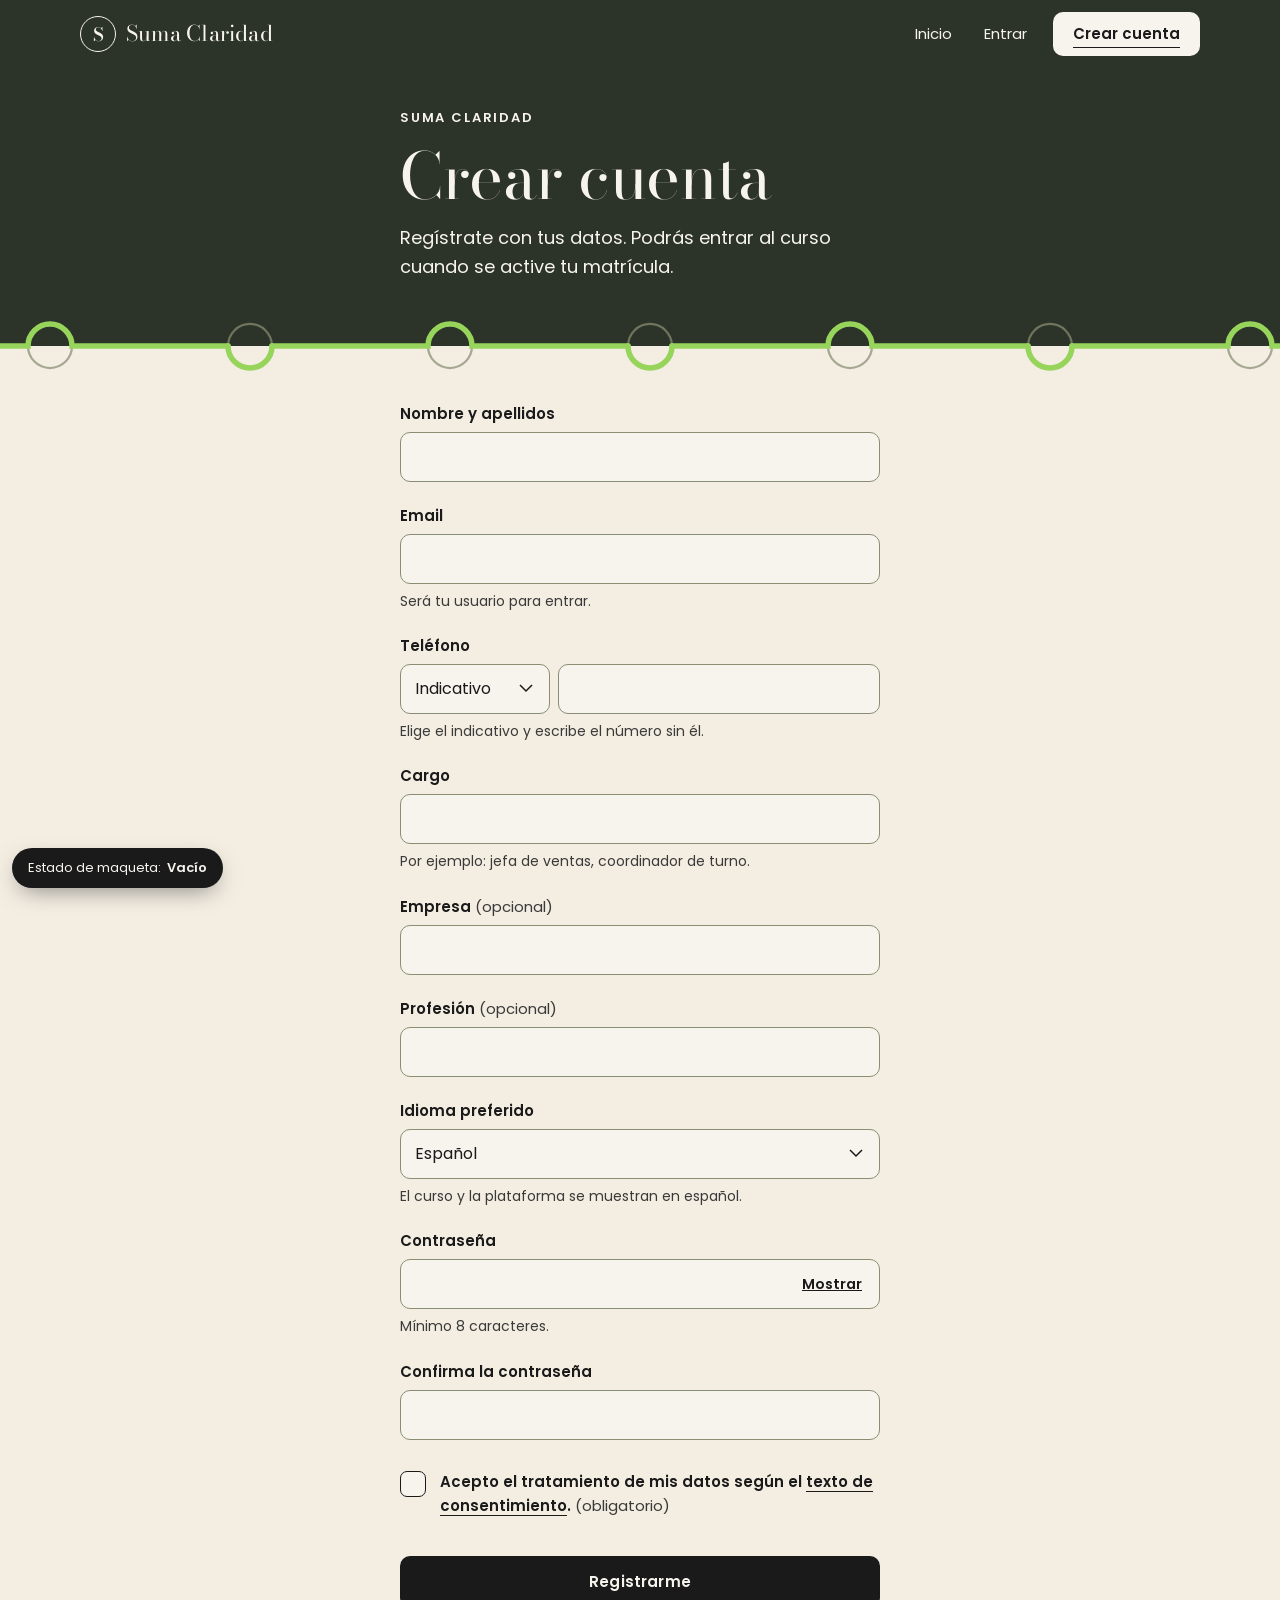
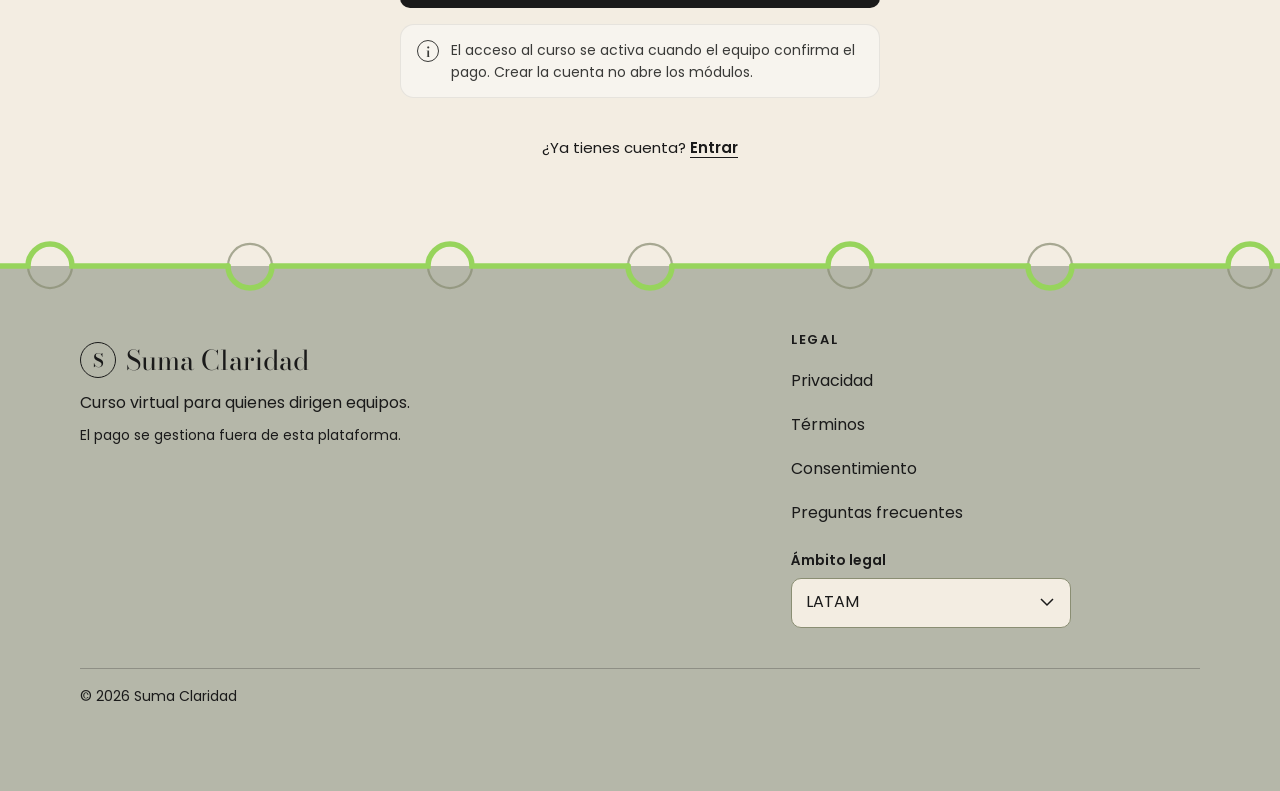
<file: 02-registro.html>
<!doctype html>
<html lang="es">
<head>
  <meta charset="utf-8">
  <meta name="viewport" content="width=device-width, initial-scale=1">
  <title>Crear cuenta · Suma Claridad</title>
  <link rel="preconnect" href="https://fonts.googleapis.com">
  <link rel="preconnect" href="https://fonts.gstatic.com" crossorigin>
  <link rel="stylesheet" href="https://fonts.googleapis.com/css2?family=Bodoni+Moda:ital,opsz,wght@0,6..96,400;0,6..96,600;1,6..96,400&family=Poppins:wght@400;600&display=swap">
  <link rel="stylesheet" href="css/styles.css">
  <script src="js/app.js" defer></script>
</head>
<body data-screen="02">
  <a class="skip-link" href="#main">Saltar al contenido</a>
  <div data-component="header" data-session="anon" data-variant="dark" data-current="registro"></div>

  <div class="sysmsg sysmsg--success" role="status" data-estado="exito">
    <div class="container sysmsg__inner">
      <span class="sysmsg__icon" aria-hidden="true">✓</span>
      <p class="sysmsg__text">Cuenta creada correctamente.</p>
    </div>
  </div>

  <main id="main">
    <section class="page-hero on-dark">
      <div class="container container--narrow">
        <p class="eyebrow">Suma Claridad</p>
        <h1 class="display display--m" data-estado="vacio error">Crear cuenta</h1>
        <h1 class="display display--m" data-estado="exito">Bienvenida, Ana María</h1>
        <p class="lead" data-estado="vacio error">Regístrate con tus datos. Podrás entrar al curso cuando se active tu matrícula.</p>
        <p class="lead" data-estado="exito">Tu cuenta ya existe. Falta que el equipo active tu acceso.</p>
      </div>
    </section>
    <div class="tear" style="--from:var(--exhibicion);--to:var(--papel)" aria-hidden="true"></div>

    <!-- Formulario: estados vacío y error -->
    <section class="auth" data-estado="vacio error">
      <div class="container container--narrow">
        <form id="register-form" novalidate data-validate data-on-success="state:exito"
          data-preset='{"error":{"values":{"nombre":"Ana María Torres","email":"ana.torres@empresa.com","prefijo":"+52","telefono":"55 1234 5678","cargo":"Jefa de operaciones","empresa":"","profesion":"Ingeniera industrial","idioma":"es","password":"claridad2026","password2":"claridad2026","consentimiento":false},"errors":{"email":"Este email ya tiene una cuenta. Entra o recupera tu contraseña.","consentimiento":"Marca la casilla de consentimiento para crear la cuenta."}}}'>

          <div class="alert" data-error-summary tabindex="-1" role="alert" hidden>
            <p class="alert__title">Revisa los campos antes de continuar</p>
            <ul></ul>
          </div>

          <div class="field">
            <label for="nombre">Nombre y apellidos</label>
            <input class="input" id="nombre" name="nombre" type="text" autocomplete="name" required data-msg-required="Escribe tu nombre y apellidos.">
          </div>

          <div class="field">
            <label for="email">Email</label>
            <input class="input" id="email" name="email" type="email" autocomplete="email" inputmode="email" required aria-describedby="email-help" data-msg-required="Escribe tu email.">
            <p class="field__help" id="email-help">Será tu usuario para entrar.</p>
          </div>

          <div class="field">
            <label for="telefono">Teléfono</label>
            <div class="phone">
              <select class="input input--select" id="prefijo" name="prefijo" aria-label="Indicativo de país" required data-msg-required="Elige el indicativo de país de tu teléfono.">
                <option value="">Indicativo</option>
                <option value="+54">+54 Argentina</option>
                <option value="+591">+591 Bolivia</option>
                <option value="+56">+56 Chile</option>
                <option value="+57">+57 Colombia</option>
                <option value="+506">+506 Costa Rica</option>
                <option value="+593">+593 Ecuador</option>
                <option value="+503">+503 El Salvador</option>
                <option value="+34">+34 España</option>
                <option value="+502">+502 Guatemala</option>
                <option value="+52">+52 México</option>
                <option value="+507">+507 Panamá</option>
                <option value="+595">+595 Paraguay</option>
                <option value="+51">+51 Perú</option>
                <option value="+1-pr">+1 Puerto Rico</option>
                <option value="+1-do">+1 Rep. Dominicana</option>
                <option value="+598">+598 Uruguay</option>
                <option value="+58">+58 Venezuela</option>
                <option value="otro">Otro país</option>
              </select>
              <input class="input" id="telefono" name="telefono" type="tel" autocomplete="tel-national" inputmode="tel" required aria-describedby="tel-help" data-msg-required="Escribe tu número de teléfono.">
            </div>
            <p class="field__help" id="tel-help">Elige el indicativo y escribe el número sin él.</p>
          </div>

          <div class="field">
            <label for="cargo">Cargo</label>
            <input class="input" id="cargo" name="cargo" type="text" autocomplete="organization-title" required aria-describedby="cargo-help" data-msg-required="Escribe tu cargo.">
            <p class="field__help" id="cargo-help">Por ejemplo: jefa de ventas, coordinador de turno.</p>
          </div>

          <div class="field">
            <label for="empresa">Empresa <span class="optional">(opcional)</span></label>
            <input class="input" id="empresa" name="empresa" type="text" autocomplete="organization">
          </div>

          <div class="field">
            <label for="profesion">Profesión <span class="optional">(opcional)</span></label>
            <input class="input" id="profesion" name="profesion" type="text">
          </div>

          <div class="field">
            <label for="idioma">Idioma preferido</label>
            <select class="input input--select" id="idioma" name="idioma" required aria-describedby="idioma-help" data-consent-source>
              <option value="es" lang="es">Español</option>
            </select>
            <p class="field__help" id="idioma-help">El curso y la plataforma se muestran en español.</p>
          </div>

          <div class="field">
            <label for="password">Contraseña</label>
            <div class="password">
              <input class="input" id="password" name="password" type="password" autocomplete="new-password" minlength="8" required aria-describedby="pw-help" data-msg-required="Crea una contraseña.">
              <button type="button" class="password__toggle" data-toggle-password="#password" aria-pressed="false" aria-label="Mostrar contraseña">Mostrar</button>
            </div>
            <p class="field__help" id="pw-help">Mínimo 8 caracteres.</p>
          </div>

          <div class="field">
            <label for="password2">Confirma la contraseña</label>
            <input class="input" id="password2" name="password2" type="password" autocomplete="new-password" required data-match="#password" data-msg-required="Repite la contraseña.">
          </div>

          <div class="field">
            <label class="check" for="consentimiento">
              <input id="consentimiento" name="consentimiento" type="checkbox" required data-msg-required="Marca la casilla de consentimiento para crear la cuenta.">
              <span>Acepto el tratamiento de mis datos según el <a href="11-legal.html?doc=consentimiento&amp;ambito=latam" data-consent-link target="_blank" rel="noopener">texto de consentimiento</a>. <span class="optional">(obligatorio)</span></span>
            </label>
          </div>

          <div class="form-actions">
            <button class="btn btn--primary btn--block" type="submit">Registrarme</button>
          </div>
          <p class="note note--box">El acceso al curso se activa cuando el equipo confirma el pago. Crear la cuenta no abre los módulos.</p>
        </form>

        <p class="auth__foot">¿Ya tienes cuenta? <a href="03-ingreso.html">Entrar</a></p>
      </div>
    </section>

    <!-- Éxito: lleva al perfil -->
    <section class="auth" data-estado="exito">
      <div class="container container--narrow">
        <div class="status-panel">
          <span class="status-panel__icon" aria-hidden="true">✓</span>
          <h2 class="display display--s">Tu cuenta está creada</h2>
          <p>En tu cuenta verás el estado de tu matrícula. Hasta que el equipo confirme el pago, aparecerá así:</p>
          <p><span class="badge badge--sin-acceso">Sin acceso</span></p>
          <a class="btn btn--primary btn--block" href="06-perfil.html?estado=sin-matricula">Ir a mi cuenta</a>
          <p class="mock-note">En producción, tras el registro se redirige directamente al perfil.</p>
        </div>
      </div>
    </section>
  </main>

  <div data-component="footer" data-from="papel"></div>
  <div class="mockbar"></div>
</body>
</html>
</file>
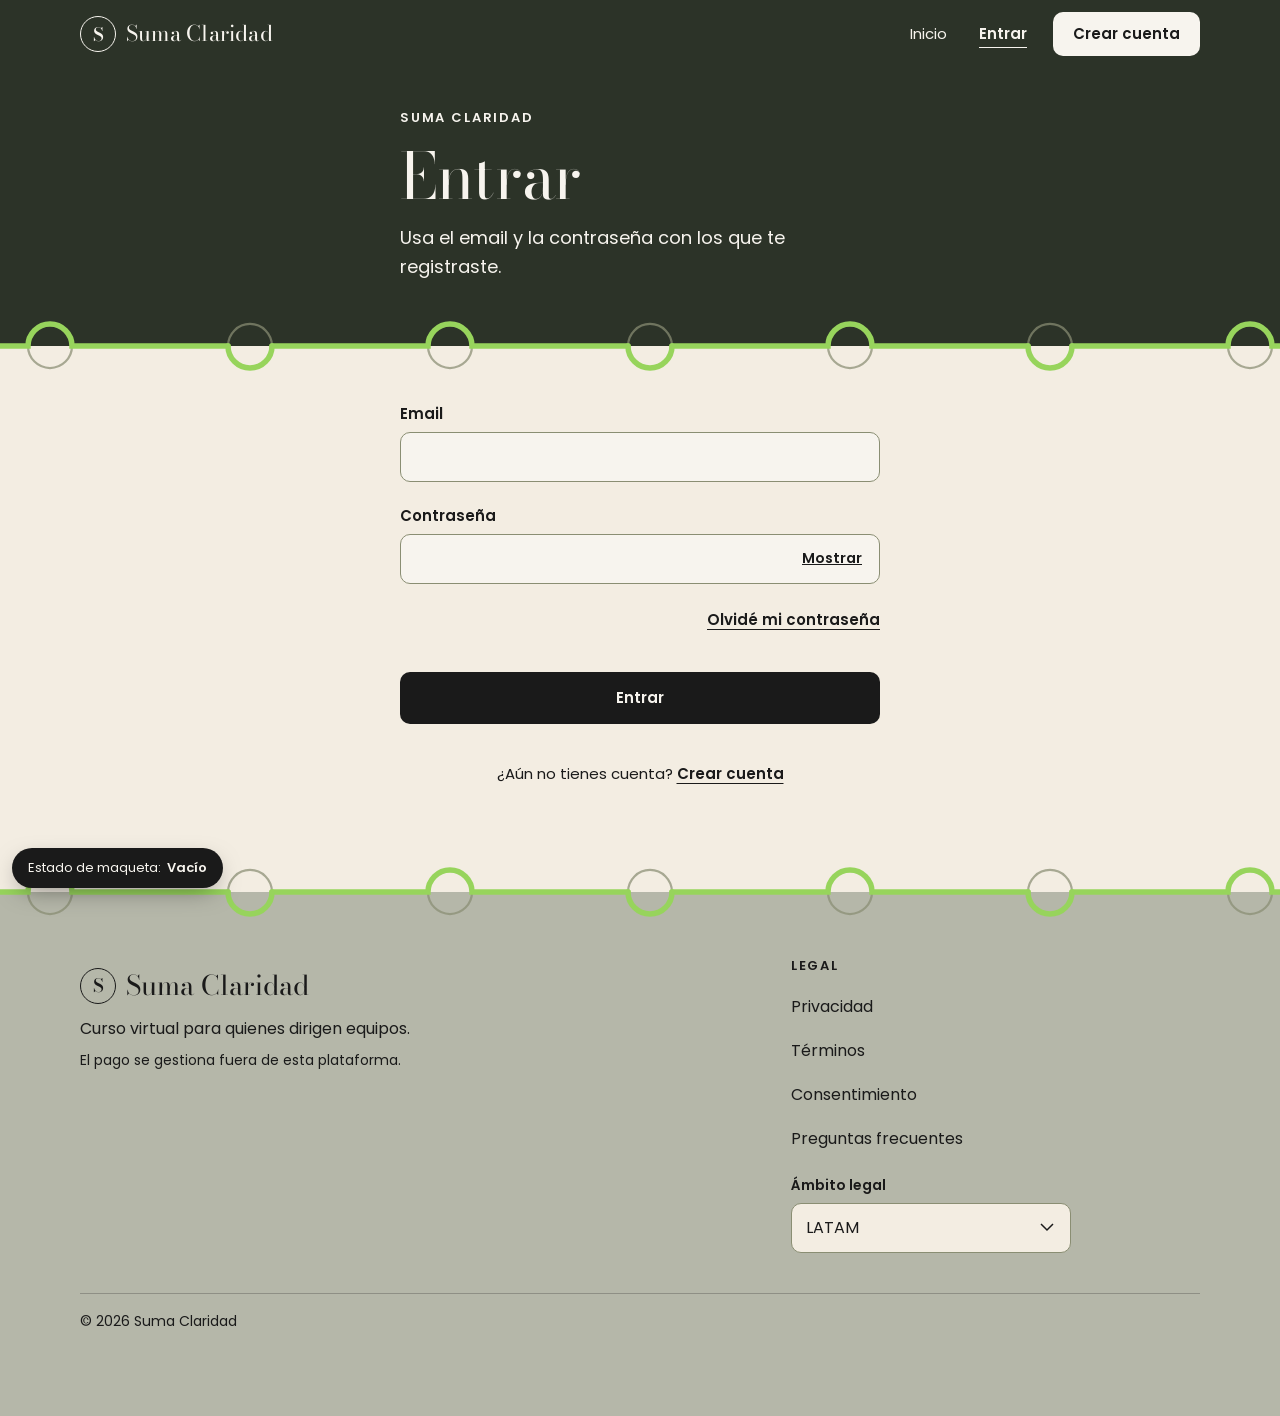
<file: 03-ingreso.html>
<!doctype html>
<html lang="es">
<head>
  <meta charset="utf-8">
  <meta name="viewport" content="width=device-width, initial-scale=1">
  <title>Entrar · Suma Claridad</title>
  <link rel="preconnect" href="https://fonts.googleapis.com">
  <link rel="preconnect" href="https://fonts.gstatic.com" crossorigin>
  <link rel="stylesheet" href="https://fonts.googleapis.com/css2?family=Bodoni+Moda:ital,opsz,wght@0,6..96,400;0,6..96,600;1,6..96,400&family=Poppins:wght@400;600&display=swap">
  <link rel="stylesheet" href="css/styles.css">
  <script src="js/app.js" defer></script>
</head>
<body data-screen="03">
  <a class="skip-link" href="#main">Saltar al contenido</a>
  <div data-component="header" data-session="anon" data-variant="dark" data-current="entrar"></div>

  <main id="main">
    <section class="page-hero on-dark">
      <div class="container container--narrow">
        <p class="eyebrow">Suma Claridad</p>
        <h1 class="display display--m">Entrar</h1>
        <p class="lead">Usa el email y la contraseña con los que te registraste.</p>
      </div>
    </section>
    <div class="tear" style="--from:var(--exhibicion);--to:var(--papel)" aria-hidden="true"></div>

    <section class="auth">
      <div class="container container--narrow">
        <form id="login-form" novalidate data-validate data-on-success="go:07-mis-cursos.html"
          data-preset='{"error":{"values":{"email":"ana.torres@empresa.com","password":"claridad2025"}}}'>

          <div class="alert" role="alert" data-estado="error">
            <p class="alert__title">No pudimos iniciar sesión</p>
            <p>El email o la contraseña no son correctos. Revisa los datos e inténtalo de nuevo.</p>
          </div>

          <div class="alert" data-error-summary tabindex="-1" role="alert" hidden>
            <p class="alert__title">Revisa los campos antes de continuar</p>
            <ul></ul>
          </div>

          <div class="field">
            <label for="email">Email</label>
            <input class="input" id="email" name="email" type="email" autocomplete="username" inputmode="email" required data-msg-required="Escribe tu email.">
          </div>

          <div class="field">
            <label for="password">Contraseña</label>
            <div class="password">
              <input class="input" id="password" name="password" type="password" autocomplete="current-password" required data-msg-required="Escribe tu contraseña.">
              <button type="button" class="password__toggle" data-toggle-password="#password" aria-pressed="false" aria-label="Mostrar contraseña">Mostrar</button>
            </div>
          </div>

          <div class="auth__row">
            <a href="04-recuperar.html">Olvidé mi contraseña</a>
          </div>

          <div class="form-actions">
            <button class="btn btn--primary btn--block" type="submit">Entrar</button>
          </div>
        </form>

        <p class="auth__foot">¿Aún no tienes cuenta? <a href="02-registro.html">Crear cuenta</a></p>
      </div>
    </section>
  </main>

  <div data-component="footer" data-from="papel"></div>
  <div class="mockbar"></div>
</body>
</html>
</file>
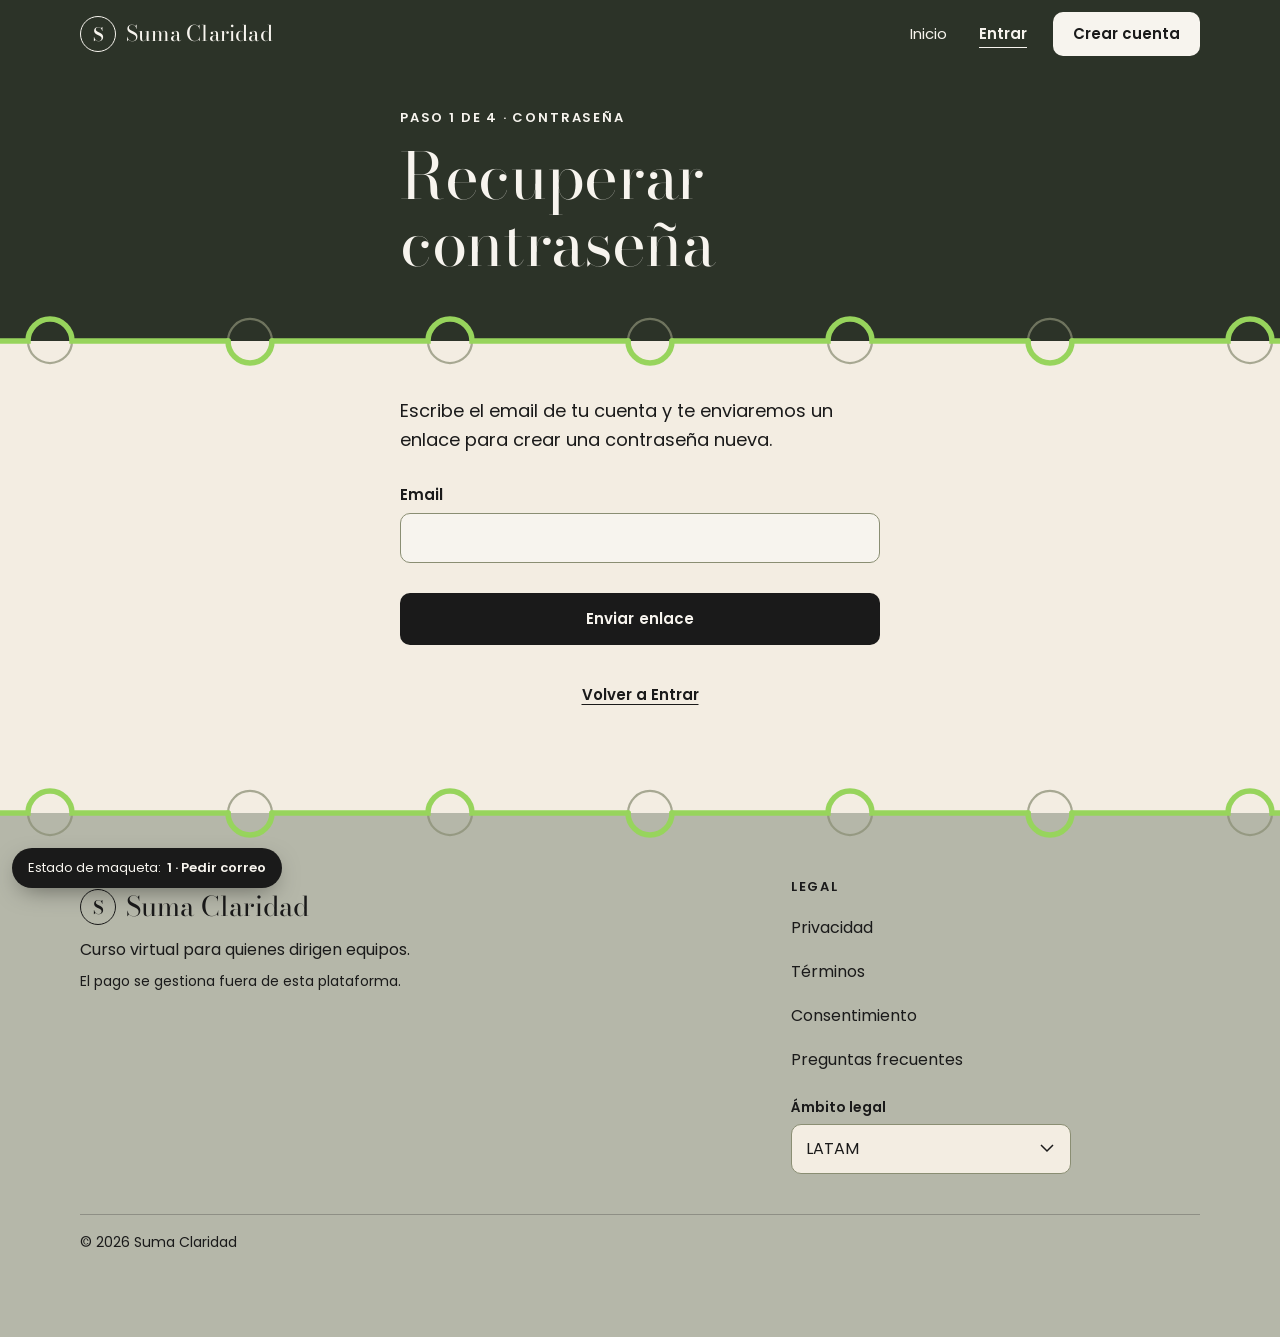
<file: 04-recuperar.html>
<!doctype html>
<html lang="es">
<head>
  <meta charset="utf-8">
  <meta name="viewport" content="width=device-width, initial-scale=1">
  <title>Recuperar contraseña · Suma Claridad</title>
  <link rel="preconnect" href="https://fonts.googleapis.com">
  <link rel="preconnect" href="https://fonts.gstatic.com" crossorigin>
  <link rel="stylesheet" href="https://fonts.googleapis.com/css2?family=Bodoni+Moda:ital,opsz,wght@0,6..96,400;0,6..96,600;1,6..96,400&family=Poppins:wght@400;600&display=swap">
  <link rel="stylesheet" href="css/styles.css">
  <script src="js/app.js" defer></script>
</head>
<body data-screen="04">
  <a class="skip-link" href="#main">Saltar al contenido</a>
  <div data-component="header" data-session="anon" data-variant="dark" data-current="entrar"></div>

  <main id="main">
    <section class="page-hero on-dark">
      <div class="container container--narrow">
        <p class="eyebrow">
          <span data-estado="paso-1">Paso 1 de 4</span><span data-estado="paso-2">Paso 2 de 4</span><span data-estado="paso-3">Paso 3 de 4</span><span data-estado="paso-4">Paso 4 de 4</span>
          · Contraseña
        </p>
        <h1 class="display display--m" data-estado="paso-1">Recuperar contraseña</h1>
        <h1 class="display display--m" data-estado="paso-2">Revisa tu correo</h1>
        <h1 class="display display--m" data-estado="paso-3">Nueva contraseña</h1>
        <h1 class="display display--m" data-estado="paso-4">Contraseña actualizada</h1>
      </div>
    </section>
    <div class="tear" style="--from:var(--exhibicion);--to:var(--papel)" aria-hidden="true"></div>

    <section class="auth">
      <div class="container container--narrow">

        <!-- 1. Pedir correo -->
        <div data-estado="paso-1">
          <p class="lead" style="margin-bottom:28px">Escribe el email de tu cuenta y te enviaremos un enlace para crear una contraseña nueva.</p>
          <form novalidate data-validate data-on-success="state:paso-2">
            <div class="field">
              <label for="reset-email">Email</label>
              <input class="input" id="reset-email" name="email" type="email" autocomplete="email" inputmode="email" required data-msg-required="Escribe el email de tu cuenta.">
            </div>
            <div class="form-actions">
              <button class="btn btn--primary btn--block" type="submit">Enviar enlace</button>
            </div>
          </form>
          <p class="auth__foot"><a href="03-ingreso.html">Volver a Entrar</a></p>
        </div>

        <!-- 2. Aviso de correo enviado (sin confirmar si la cuenta existe) -->
        <div class="status-panel" data-estado="paso-2">
          <span class="status-panel__icon" aria-hidden="true">
            <svg viewBox="0 0 24 24" fill="none" stroke="currentColor" stroke-width="1.4"><rect x="3" y="5.5" width="18" height="13" rx="2"/><path d="M3.5 7l8.5 6.5L20.5 7"/></svg>
          </span>
          <p class="lead">Si hay una cuenta asociada a ese email, te enviamos un enlace para crear una contraseña nueva.</p>
          <p class="meta">Puede tardar unos minutos. Revisa también la carpeta de correo no deseado.</p>
          <a class="btn btn--outline btn--block" href="03-ingreso.html">Volver a Entrar</a>
          <button type="button" class="link-btn" data-mock-state="paso-3">Simular el enlace del correo</button>
        </div>

        <!-- 3. Nueva contraseña -->
        <div data-estado="paso-3">
          <p class="lead" style="margin-bottom:28px">Elige una contraseña nueva para tu cuenta.</p>
          <form novalidate data-validate data-on-success="state:paso-4">
            <div class="alert" data-error-summary tabindex="-1" role="alert" hidden>
              <p class="alert__title">Revisa los campos antes de continuar</p>
              <ul></ul>
            </div>
            <div class="field">
              <label for="new-password">Contraseña nueva</label>
              <div class="password">
                <input class="input" id="new-password" name="password" type="password" autocomplete="new-password" minlength="8" required aria-describedby="np-help" data-msg-required="Escribe una contraseña nueva.">
                <button type="button" class="password__toggle" data-toggle-password="#new-password" aria-pressed="false" aria-label="Mostrar contraseña">Mostrar</button>
              </div>
              <p class="field__help" id="np-help">Mínimo 8 caracteres.</p>
            </div>
            <div class="field">
              <label for="new-password2">Confirma la contraseña</label>
              <input class="input" id="new-password2" name="password2" type="password" autocomplete="new-password" required data-match="#new-password" data-msg-required="Repite la contraseña.">
            </div>
            <div class="form-actions">
              <button class="btn btn--primary btn--block" type="submit">Guardar contraseña</button>
            </div>
          </form>
        </div>

        <!-- 4. Listo -->
        <div class="status-panel" data-estado="paso-4">
          <span class="status-panel__icon" aria-hidden="true">✓</span>
          <p class="lead">Ya puedes entrar con tu contraseña nueva.</p>
          <a class="btn btn--primary btn--block" href="03-ingreso.html">Entrar</a>
        </div>

      </div>
    </section>
  </main>

  <div data-component="footer" data-from="papel"></div>
  <div class="mockbar"></div>
</body>
</html>
</file>
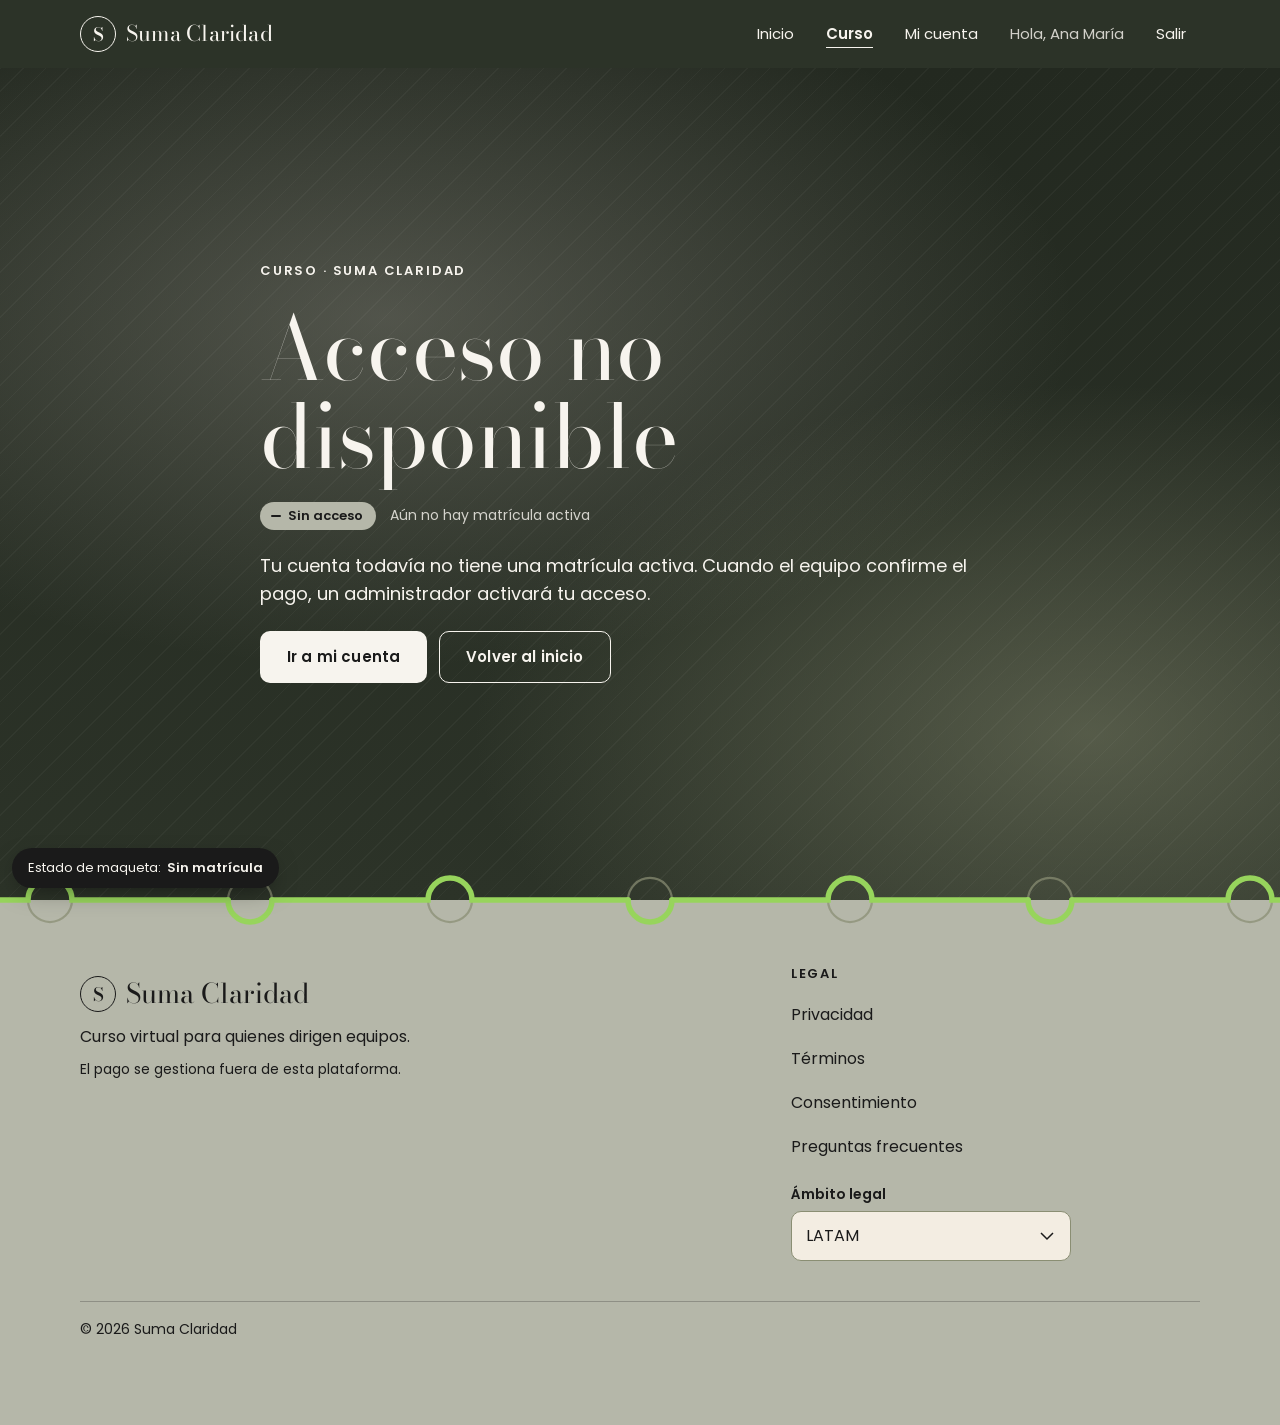
<file: 05-acceso-denegado.html>
<!doctype html>
<html lang="es">
<head>
  <meta charset="utf-8">
  <meta name="viewport" content="width=device-width, initial-scale=1">
  <title>Acceso no disponible · Suma Claridad</title>
  <link rel="preconnect" href="https://fonts.googleapis.com">
  <link rel="preconnect" href="https://fonts.gstatic.com" crossorigin>
  <link rel="stylesheet" href="https://fonts.googleapis.com/css2?family=Bodoni+Moda:ital,opsz,wght@0,6..96,400;0,6..96,600;1,6..96,400&family=Poppins:wght@400;600&display=swap">
  <link rel="stylesheet" href="css/styles.css">
  <script src="js/app.js" defer></script>
</head>
<body data-screen="05">
  <a class="skip-link" href="#main">Saltar al contenido</a>
  <div data-component="header" data-session="user" data-variant="dark" data-current="curso"
    data-course-href="06-perfil.html?estado=sin-matricula#matricula" data-account-href="06-perfil.html?estado=sin-matricula" data-estado="sin-acceso"></div>
  <div data-component="header" data-session="user" data-variant="dark" data-current="curso"
    data-course-href="06-perfil.html?estado=caducada#matricula" data-account-href="06-perfil.html?estado=caducada" data-estado="caducada"></div>

  <main id="main">
    <section class="denied finale on-dark" aria-labelledby="denied-title">
      <div class="finale__media" aria-hidden="true"></div>
      <div class="container container--text denied__inner" style="text-align:left">
        <p class="eyebrow" style="margin:0">Curso · Suma Claridad</p>
        <h1 id="denied-title" class="display display--l">Acceso no disponible</h1>

        <p class="status-line" style="margin:0" data-estado="sin-acceso">
          <span class="badge badge--sin-acceso">Sin acceso</span>
          <span class="meta">Aún no hay matrícula activa</span>
        </p>
        <p class="status-line" style="margin:0" data-estado="caducada">
          <span class="badge badge--caducada">Caducada</span>
          <span class="meta">Desde el 10 sep 2026</span>
        </p>

        <p class="lead" data-estado="sin-acceso">Tu cuenta todavía no tiene una matrícula activa. Cuando el equipo confirme el pago, un administrador activará tu acceso.</p>
        <p class="lead" data-estado="caducada">Tu acceso al curso caducó el 10 de septiembre de 2026, al cumplirse los seis meses desde la activación.</p>

        <div class="btn-row" data-estado="sin-acceso">
          <a class="btn btn--light" href="06-perfil.html?estado=sin-matricula#matricula">Ir a mi cuenta</a>
          <a class="btn btn--outline-light" href="01-home.html?estado=sesion">Volver al inicio</a>
        </div>
        <div class="btn-row" data-estado="caducada">
          <a class="btn btn--light" href="06-perfil.html?estado=caducada#matricula">Ir a mi cuenta</a>
          <a class="btn btn--outline-light" href="01-home.html?estado=sesion">Volver al inicio</a>
        </div>
      </div>
    </section>
  </main>

  <div data-component="footer" data-from="exhibicion"></div>
  <div class="mockbar"></div>
</body>
</html>
</file>
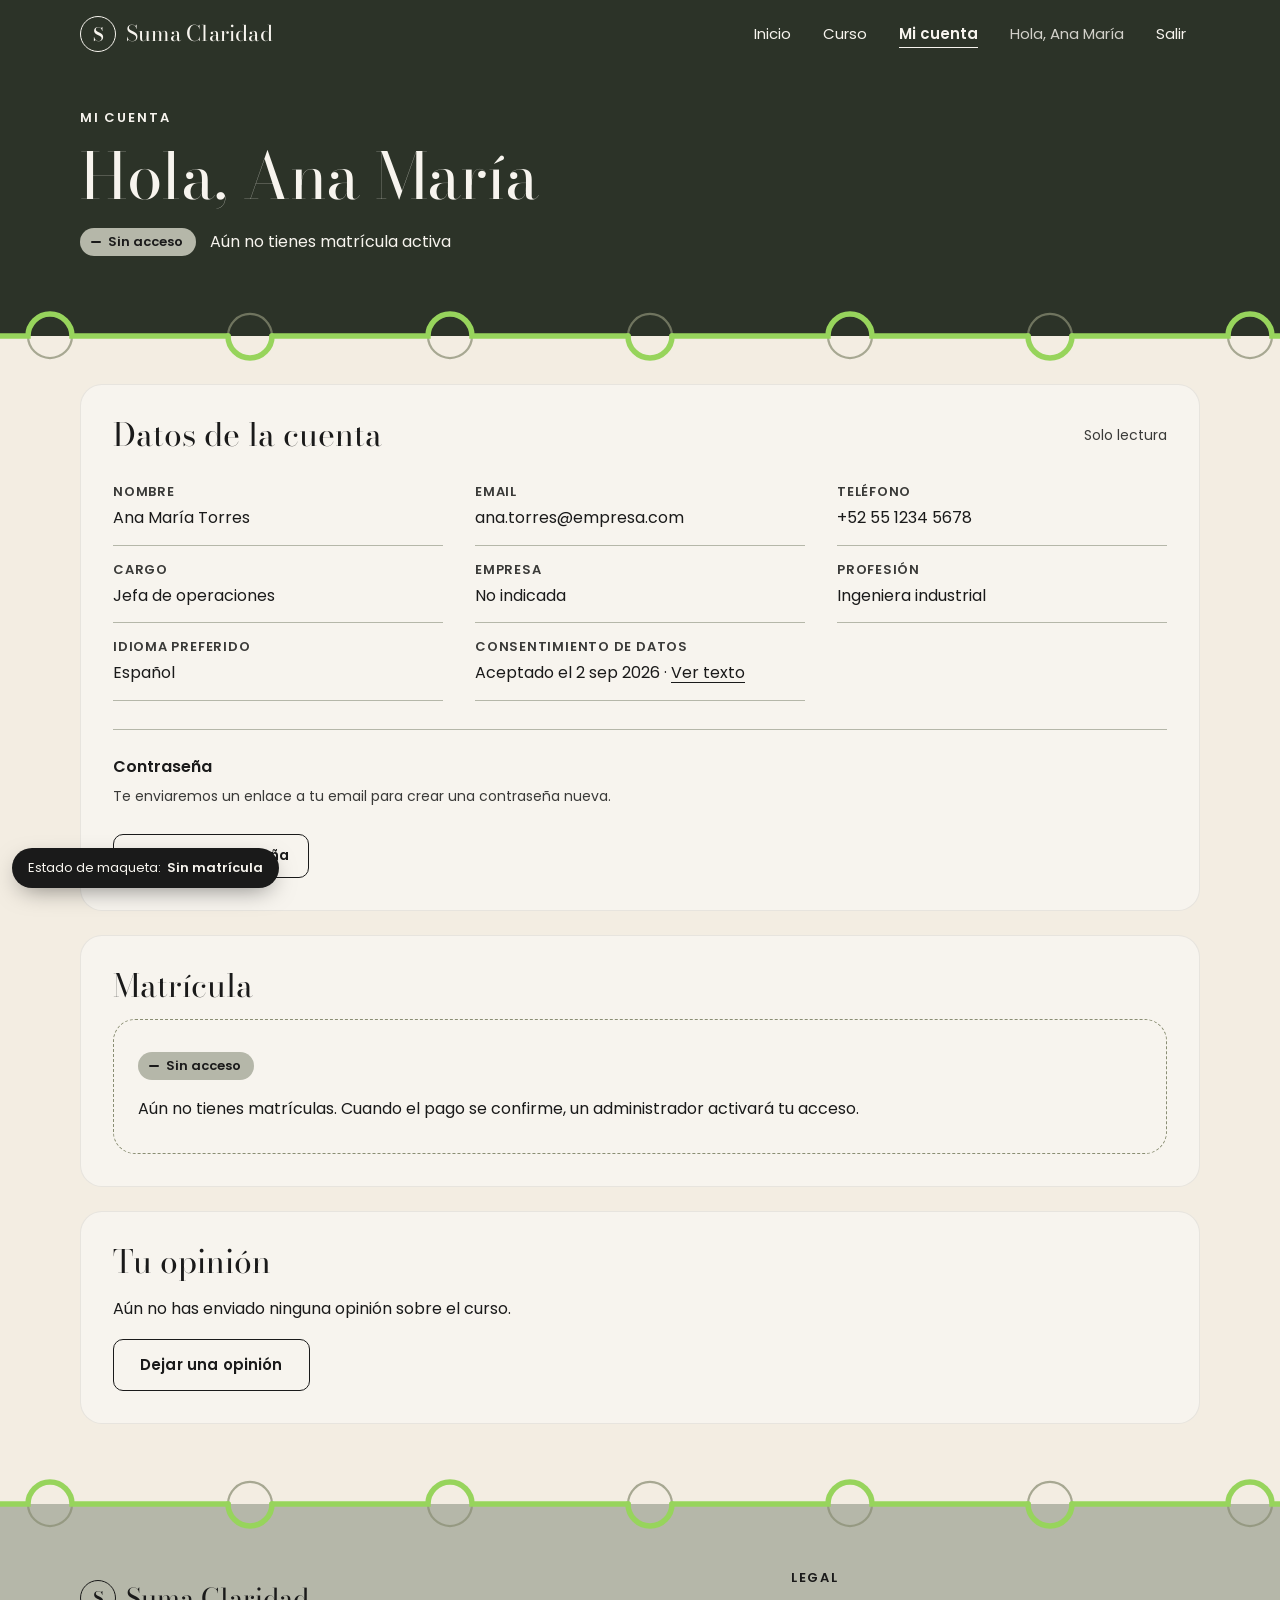
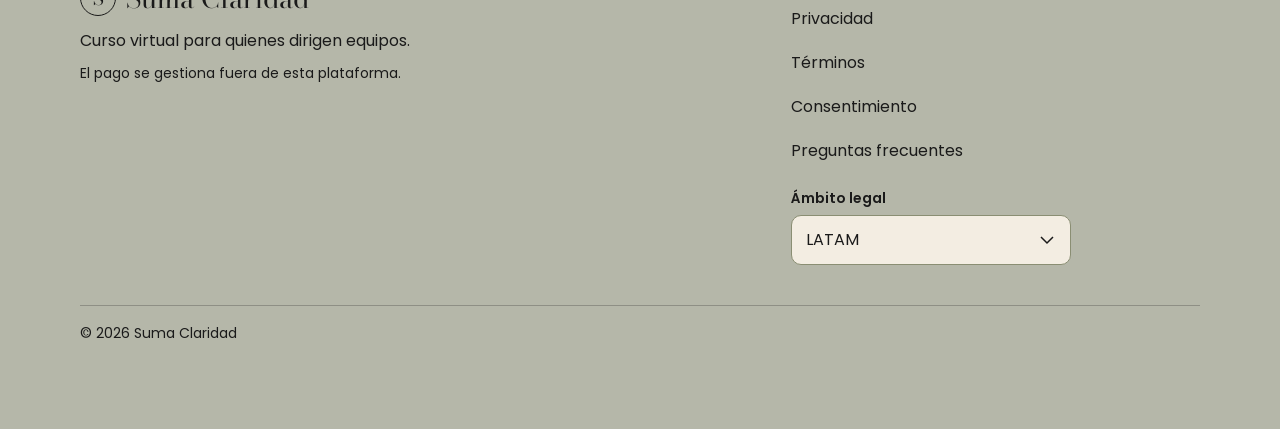
<file: 06-perfil.html>
<!doctype html>
<html lang="es">
<head>
  <meta charset="utf-8">
  <meta name="viewport" content="width=device-width, initial-scale=1">
  <title>Mi cuenta · Suma Claridad</title>
  <link rel="preconnect" href="https://fonts.googleapis.com">
  <link rel="preconnect" href="https://fonts.gstatic.com" crossorigin>
  <link rel="stylesheet" href="https://fonts.googleapis.com/css2?family=Bodoni+Moda:ital,opsz,wght@0,6..96,400;0,6..96,600;1,6..96,400&family=Poppins:wght@400;600&display=swap">
  <link rel="stylesheet" href="css/styles.css">
  <script src="js/app.js" defer></script>
</head>
<body data-screen="06">
  <a class="skip-link" href="#main">Saltar al contenido</a>
  <div data-component="header" data-session="user" data-variant="dark" data-current="cuenta"
    data-course-href="#matricula" data-account-href="06-perfil.html?estado=sin-matricula" data-estado="sin-matricula"></div>
  <div data-component="header" data-session="user" data-variant="dark" data-current="cuenta"
    data-course-href="#matricula" data-account-href="06-perfil.html?estado=caducada" data-estado="caducada"></div>
  <div data-component="header" data-session="user" data-variant="dark" data-current="cuenta" data-estado="vigente"></div>

  <main id="main">
    <section class="page-hero on-dark">
      <div class="container">
        <p class="eyebrow">Mi cuenta</p>
        <h1 class="display display--m">Hola, Ana María</h1>
        <p class="status-line" data-estado="sin-matricula"><span class="badge badge--sin-acceso">Sin acceso</span><span>Aún no tienes matrícula activa</span></p>
        <p class="status-line" data-estado="vigente"><span class="badge badge--vigente">Vigente</span><span>Acceso hasta el 2 abr 2027</span></p>
        <p class="status-line" data-estado="caducada"><span class="badge badge--caducada">Caducada</span><span>Tu acceso terminó el 10 sep 2026</span></p>
      </div>
    </section>
    <div class="tear" style="--from:var(--exhibicion);--to:var(--papel)" aria-hidden="true"></div>

    <div class="band band--tight band--papel" style="padding-bottom:80px">
      <div class="container profile">

        <!-- 1. Datos de la cuenta -->
        <section class="card" aria-labelledby="datos-title">
          <div class="card__head">
            <h2 id="datos-title" class="card__title">Datos de la cuenta</h2>
            <span class="meta">Solo lectura</span>
          </div>
          <dl class="data-list">
            <div><dt>Nombre</dt><dd>Ana María Torres</dd></div>
            <div><dt>Email</dt><dd>ana.torres@empresa.com</dd></div>
            <div><dt>Teléfono</dt><dd>+52 55 1234 5678</dd></div>
            <div><dt>Cargo</dt><dd>Jefa de operaciones</dd></div>
            <div><dt>Empresa</dt><dd>No indicada</dd></div>
            <div><dt>Profesión</dt><dd>Ingeniera industrial</dd></div>
            <div><dt>Idioma preferido</dt><dd data-lang-label>Español</dd></div>
            <div><dt>Consentimiento de datos</dt><dd>Aceptado el 2 sep 2026 · <a href="11-legal.html?doc=consentimiento&amp;ambito=latam">Ver texto</a></dd></div>
          </dl>

          <div class="settings">
            <div>
              <h3 class="settings__title">Contraseña</h3>
              <p class="meta">Te enviaremos un enlace a tu email para crear una contraseña nueva.</p>
              <a class="btn btn--outline btn--sm" href="04-recuperar.html" style="margin-top:12px">Cambiar contraseña</a>
            </div>
          </div>
        </section>

        <!-- 2. Matrícula -->
        <section class="card" id="matricula" aria-labelledby="mat-title" style="scroll-margin-top:16px">
          <div class="card__head">
            <h2 id="mat-title" class="card__title">Matrícula</h2>
          </div>

          <div class="empty" data-estado="sin-matricula">
            <span class="badge badge--sin-acceso">Sin acceso</span>
            <p>Aún no tienes matrículas. Cuando el pago se confirme, un administrador activará tu acceso.</p>
          </div>

          <table class="rtable" data-estado="vigente caducada">
            <caption class="sr-only">Tus matrículas</caption>
            <thead>
              <tr><th scope="col">Curso</th><th scope="col">Estado</th><th scope="col">Activación</th><th scope="col">Caducidad</th><th scope="col"><span class="sr-only">Acción</span></th></tr>
            </thead>
            <tbody>
              <tr data-estado="vigente">
                <td class="rtable__course" data-label="Curso">Suma Claridad</td>
                <td data-label="Estado"><span class="badge badge--vigente">Vigente</span></td>
                <td data-label="Activación">2 oct 2026</td>
                <td data-label="Caducidad">2 abr 2027</td>
                <td class="rtable__action"><a class="btn btn--primary btn--sm" href="08-modulos.html">Entrar al curso</a></td>
              </tr>
              <tr data-estado="caducada">
                <td class="rtable__course" data-label="Curso">Suma Claridad</td>
                <td data-label="Estado"><span class="badge badge--caducada">Caducada</span></td>
                <td data-label="Activación">10 mar 2026</td>
                <td data-label="Caducidad">10 sep 2026</td>
                <td class="rtable__action"><span class="meta">Sin acceso al curso</span></td>
              </tr>
            </tbody>
          </table>
        </section>

        <!-- 3. Opinión -->
        <section class="card" aria-labelledby="op-title">
          <div class="card__head">
            <h2 id="op-title" class="card__title">Tu opinión</h2>
            <span class="badge badge--en-revision" data-estado="vigente">En revisión</span>
          </div>
          <p data-estado="sin-matricula caducada">Aún no has enviado ninguna opinión sobre el curso.</p>
          <p data-estado="vigente">Tu opinión está pendiente de revisión. Se publicará en la página de inicio cuando el equipo la apruebe.</p>
          <div style="margin-top:18px">
            <a class="btn btn--outline" href="10-opinion.html?estado=no-enviada" data-estado="sin-matricula caducada">Dejar una opinión</a>
            <a class="btn btn--outline" href="10-opinion.html?estado=pendiente" data-estado="vigente">Ver mi opinión</a>
          </div>
        </section>

      </div>
    </div>
  </main>

  <div data-component="footer" data-from="papel"></div>
  <div class="mockbar"></div>
</body>
</html>
</file>
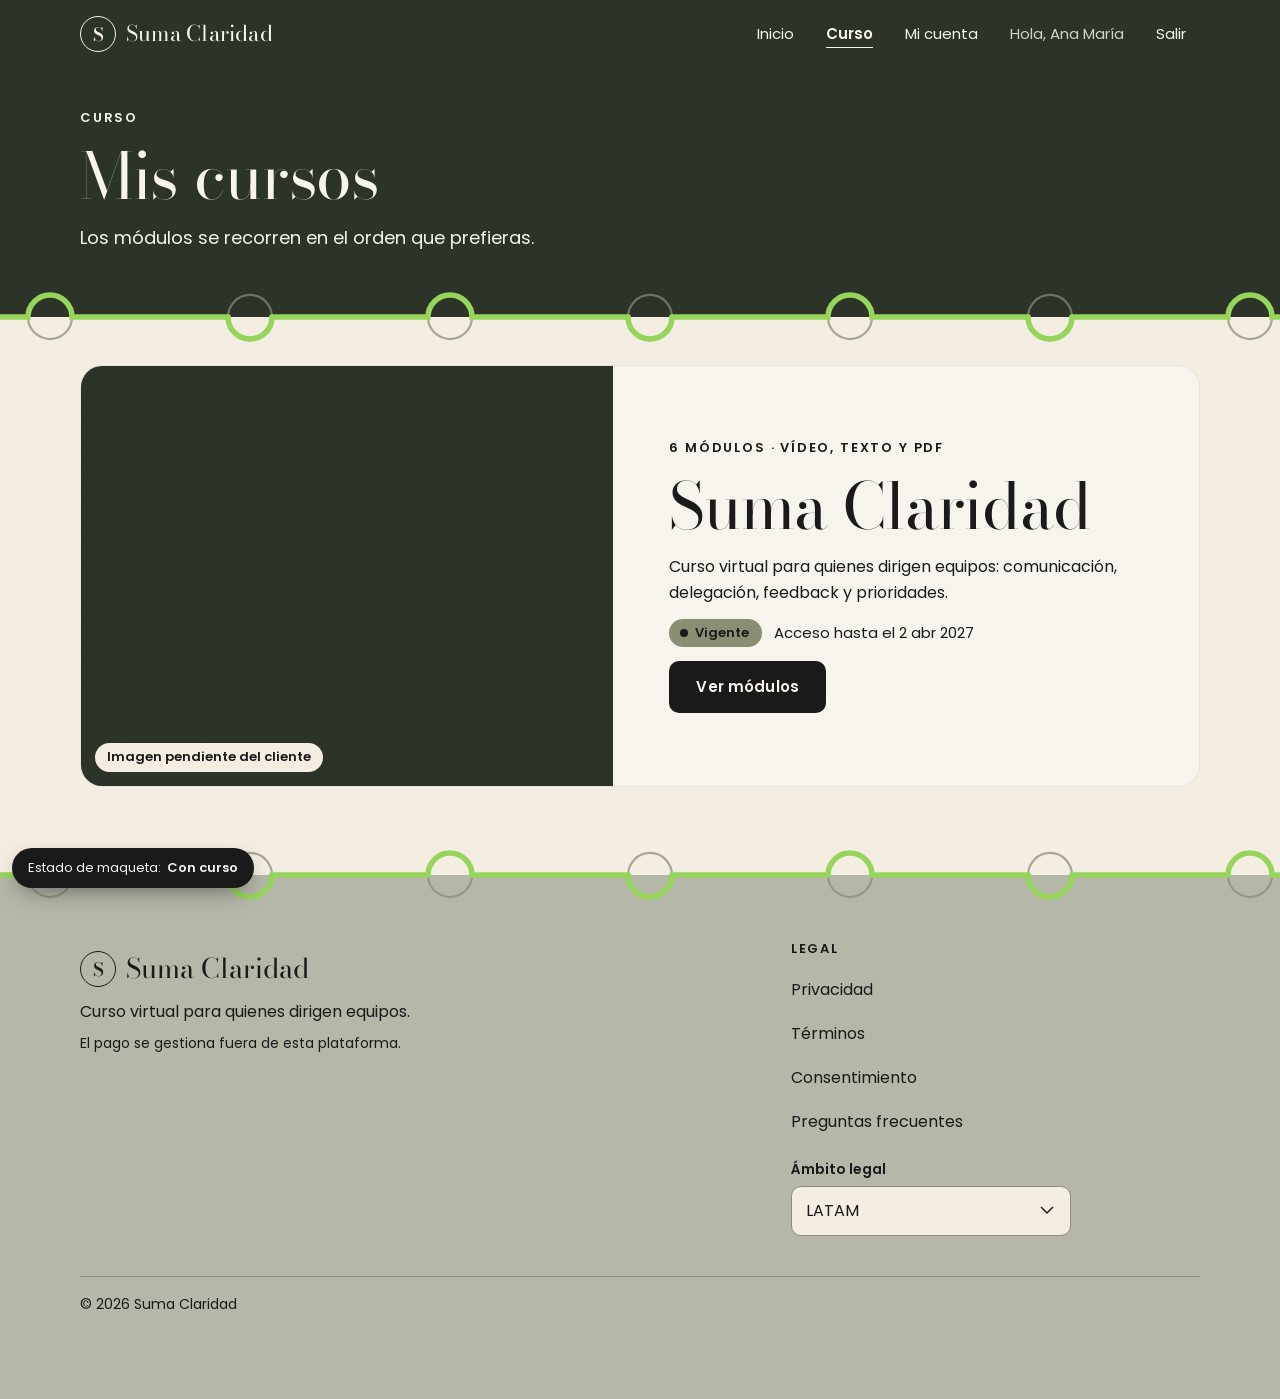
<file: 07-mis-cursos.html>
<!doctype html>
<html lang="es">
<head>
  <meta charset="utf-8">
  <meta name="viewport" content="width=device-width, initial-scale=1">
  <title>Mis cursos · Suma Claridad</title>
  <link rel="preconnect" href="https://fonts.googleapis.com">
  <link rel="preconnect" href="https://fonts.gstatic.com" crossorigin>
  <link rel="stylesheet" href="https://fonts.googleapis.com/css2?family=Bodoni+Moda:ital,opsz,wght@0,6..96,400;0,6..96,600;1,6..96,400&family=Poppins:wght@400;600&display=swap">
  <link rel="stylesheet" href="css/styles.css">
  <script src="js/app.js" defer></script>
</head>
<body data-screen="07">
  <a class="skip-link" href="#main">Saltar al contenido</a>
  <div data-component="header" data-session="user" data-variant="dark" data-current="curso"></div>

  <main id="main">
    <section class="page-hero on-dark">
      <div class="container">
        <p class="eyebrow">Curso</p>
        <h1 class="display display--m">Mis cursos</h1>
        <p class="lead">Los módulos se recorren en el orden que prefieras.</p>
      </div>
    </section>
    <div class="tear" style="--from:var(--exhibicion);--to:var(--papel)" aria-hidden="true"></div>

    <section class="band band--tight band--papel" style="padding-bottom:88px" aria-label="Cursos de tu matrícula">
      <div class="container">

        <article class="course-card" data-estado="con-curso" aria-labelledby="course-title">
          <div class="ph course-card__media" role="img" aria-label="Imagen pendiente del cliente">
            <span class="ph__label">Imagen pendiente del cliente</span>
          </div>
          <div class="course-card__body">
            <p class="eyebrow" style="margin:0">6 módulos · Vídeo, texto y PDF</p>
            <h2 id="course-title" class="display display--m">Suma Claridad</h2>
            <p>Curso virtual para quienes dirigen equipos: comunicación, delegación, feedback y prioridades.</p>
            <p class="access-line"><span class="badge badge--vigente">Vigente</span><span>Acceso hasta el 2 abr 2027</span></p>
            <a class="btn btn--primary" href="08-modulos.html" aria-label="Ver los módulos de Suma Claridad">Ver módulos</a>
          </div>
        </article>

        <div class="empty" data-estado="vacio">
          <h2 class="display display--s">Sin cursos</h2>
          <p>No hay cursos publicados para tu matrícula.</p>
          <a class="btn btn--outline" href="06-perfil.html?estado=vigente#matricula">Ir a mi cuenta</a>
        </div>

      </div>
    </section>
  </main>

  <div data-component="footer" data-from="papel"></div>
  <div class="mockbar"></div>
</body>
</html>
</file>
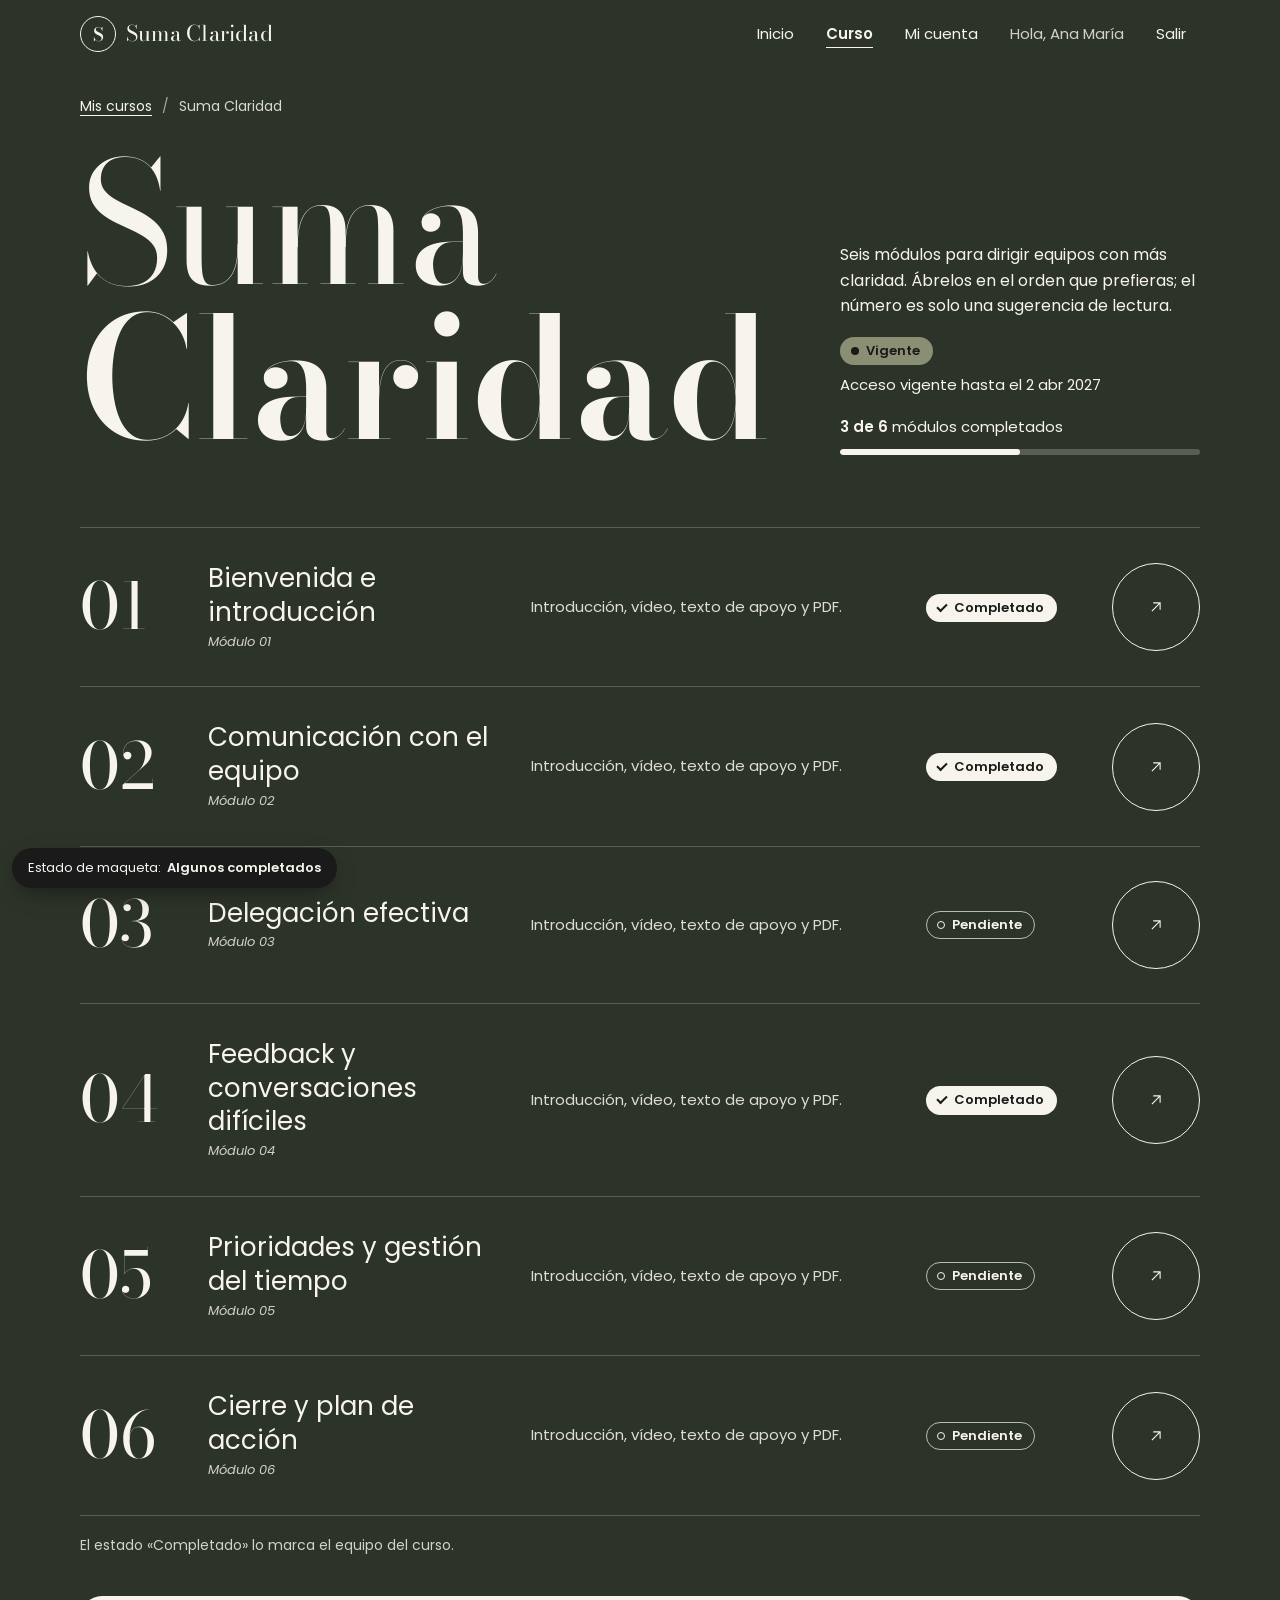
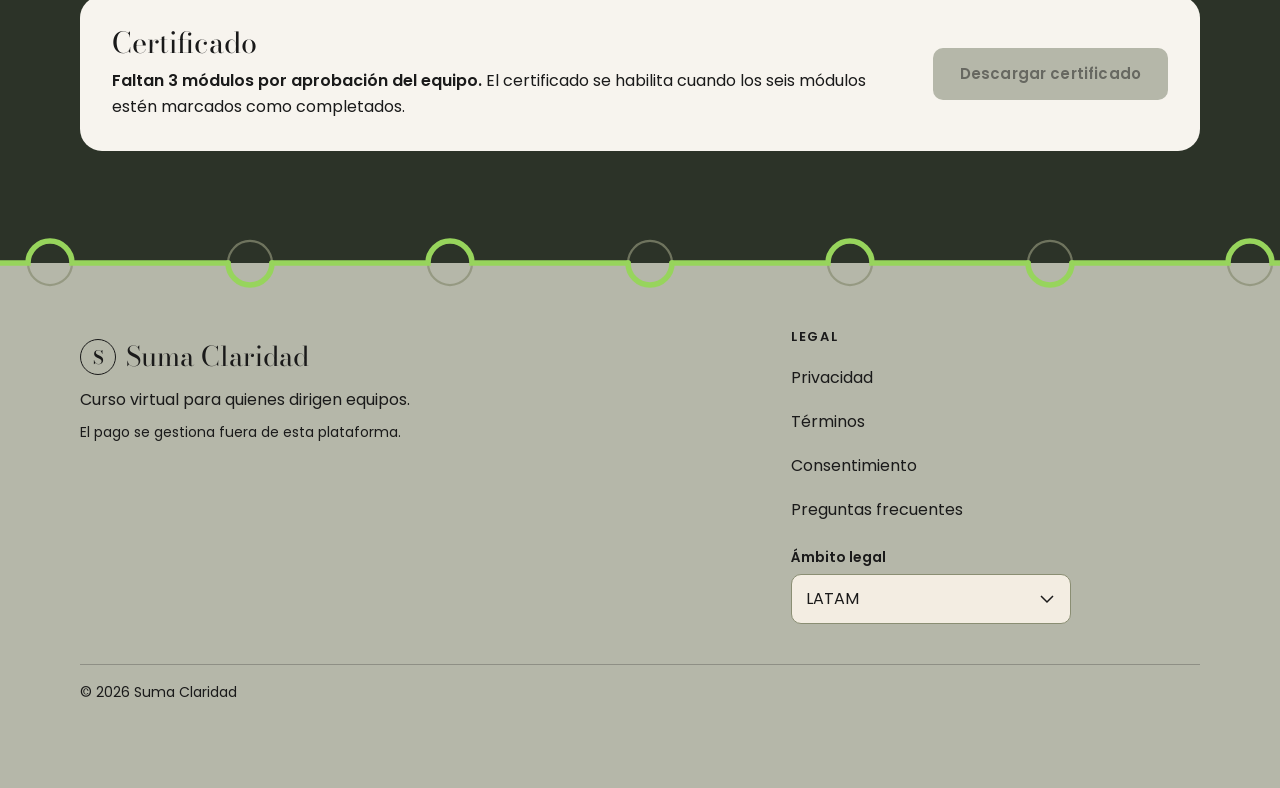
<file: 08-modulos.html>
<!doctype html>
<html lang="es">
<head>
  <meta charset="utf-8">
  <meta name="viewport" content="width=device-width, initial-scale=1">
  <title>Suma Claridad · Módulos</title>
  <link rel="preconnect" href="https://fonts.googleapis.com">
  <link rel="preconnect" href="https://fonts.gstatic.com" crossorigin>
  <link rel="stylesheet" href="https://fonts.googleapis.com/css2?family=Bodoni+Moda:ital,opsz,wght@0,6..96,400;0,6..96,600;1,6..96,400&family=Poppins:wght@400;600&display=swap">
  <link rel="stylesheet" href="css/styles.css">
  <script src="js/app.js" defer></script>
</head>
<body data-screen="08">
  <a class="skip-link" href="#main">Saltar al contenido</a>
  <div data-component="header" data-session="user" data-variant="dark" data-current="curso"></div>

  <div class="sysmsg sysmsg--success" role="status" data-estado="todos">
    <div class="container sysmsg__inner">
      <span class="sysmsg__icon" aria-hidden="true">✓</span>
      <p class="sysmsg__text">Completaste los seis módulos. Tu certificado ya está disponible.</p>
      <button type="button" class="sysmsg__close" data-dismiss aria-label="Cerrar mensaje">
        <svg viewBox="0 0 24 24" fill="none" stroke="currentColor" stroke-width="1.6" aria-hidden="true"><path d="M5 5l14 14M19 5L5 19"/></svg>
      </button>
    </div>
  </div>

  <main id="main" data-completed='{"ninguno":[],"algunos":[1,2,4],"todos":[1,2,3,4,5,6]}'>
    <section class="band band--dark on-dark" style="padding-top:0" aria-labelledby="course-title">
      <div class="container">
        <div class="course-hero">
          <nav aria-label="Miga de pan">
            <ol class="crumbs">
              <li><a href="07-mis-cursos.html">Mis cursos</a></li>
              <li><span aria-current="page">Suma Claridad</span></li>
            </ol>
          </nav>
          <div class="course-hero__grid">
            <div>
              <h1 id="course-title" class="display display--xl">Suma <span class="w600">Claridad</span></h1>
            </div>
            <div class="course-hero__aside">
              <p style="margin:0">Seis módulos para dirigir equipos con más claridad. Ábrelos en el orden que prefieras; el número es solo una sugerencia de lectura.</p>
              <p class="access-line"><span class="badge badge--vigente">Vigente</span><span>Acceso vigente hasta el 2 abr 2027</span></p>
              <div class="progress" data-component="progress"></div>
            </div>
          </div>
        </div>

        <h2 class="sr-only">Módulos</h2>
        <ol class="module-list" data-component="module-list" data-variant="course"></ol>
        <p class="meta" style="margin-top:18px">El estado «Completado» lo marca el equipo del curso.</p>

        <!-- Certificado deshabilitado -->
        <div class="cert-locked" data-estado="ninguno algunos" aria-labelledby="cert-title">
          <div>
            <h2 id="cert-title" class="cert-locked__title">Certificado</h2>
            <p id="cert-help" style="margin-top:8px"><strong data-missing-text>Faltan módulos por aprobación del equipo.</strong> El certificado se habilita cuando los seis módulos estén marcados como completados.</p>
          </div>
          <button class="btn" type="button" disabled aria-describedby="cert-help">Descargar certificado</button>
        </div>
      </div>
    </section>

    <!-- Curso completado (pantalla 12) -->
    <div data-estado="todos">
      <section class="finale finale--granite" aria-labelledby="done-title">
        <div class="finale__media" aria-hidden="true"></div>
        <p class="ph-tag" aria-hidden="true">Fotografía pendiente del cliente</p>
        <div class="container finale__inner">
          <p class="eyebrow" style="margin:0">Suma Claridad · 6 de 6</p>
          <h2 id="done-title" class="display display--xl display--fit">Curso <span class="w600">completado</span></h2>
          <div class="ticket-wrap">
            <div class="ticket">
              <div class="ticket__main">
                <p class="eyebrow" style="margin:0">Certificado</p>
                <p class="ticket__name">Ana María Torres</p>
                <p class="ticket__divider"><span aria-hidden="true">✦</span></p>
                <p class="ticket__course">Suma Claridad</p>
                <p class="meta" style="margin:0">Seis módulos completados</p>
              </div>
              <div class="ticket__stub">
                <a class="btn btn--primary btn--block" href="#" download>Descargar certificado</a>
                <p class="meta" style="margin:0">Archivo PDF con tu nombre.</p>
              </div>
            </div>
          </div>
        </div>
      </section>
    </div>
  </main>

  <div data-component="footer" data-from="exhibicion" data-estado="ninguno algunos"></div>
  <div data-component="footer" data-from="granite" data-estado="todos"></div>
  <div class="mockbar"></div>
</body>
</html>
</file>
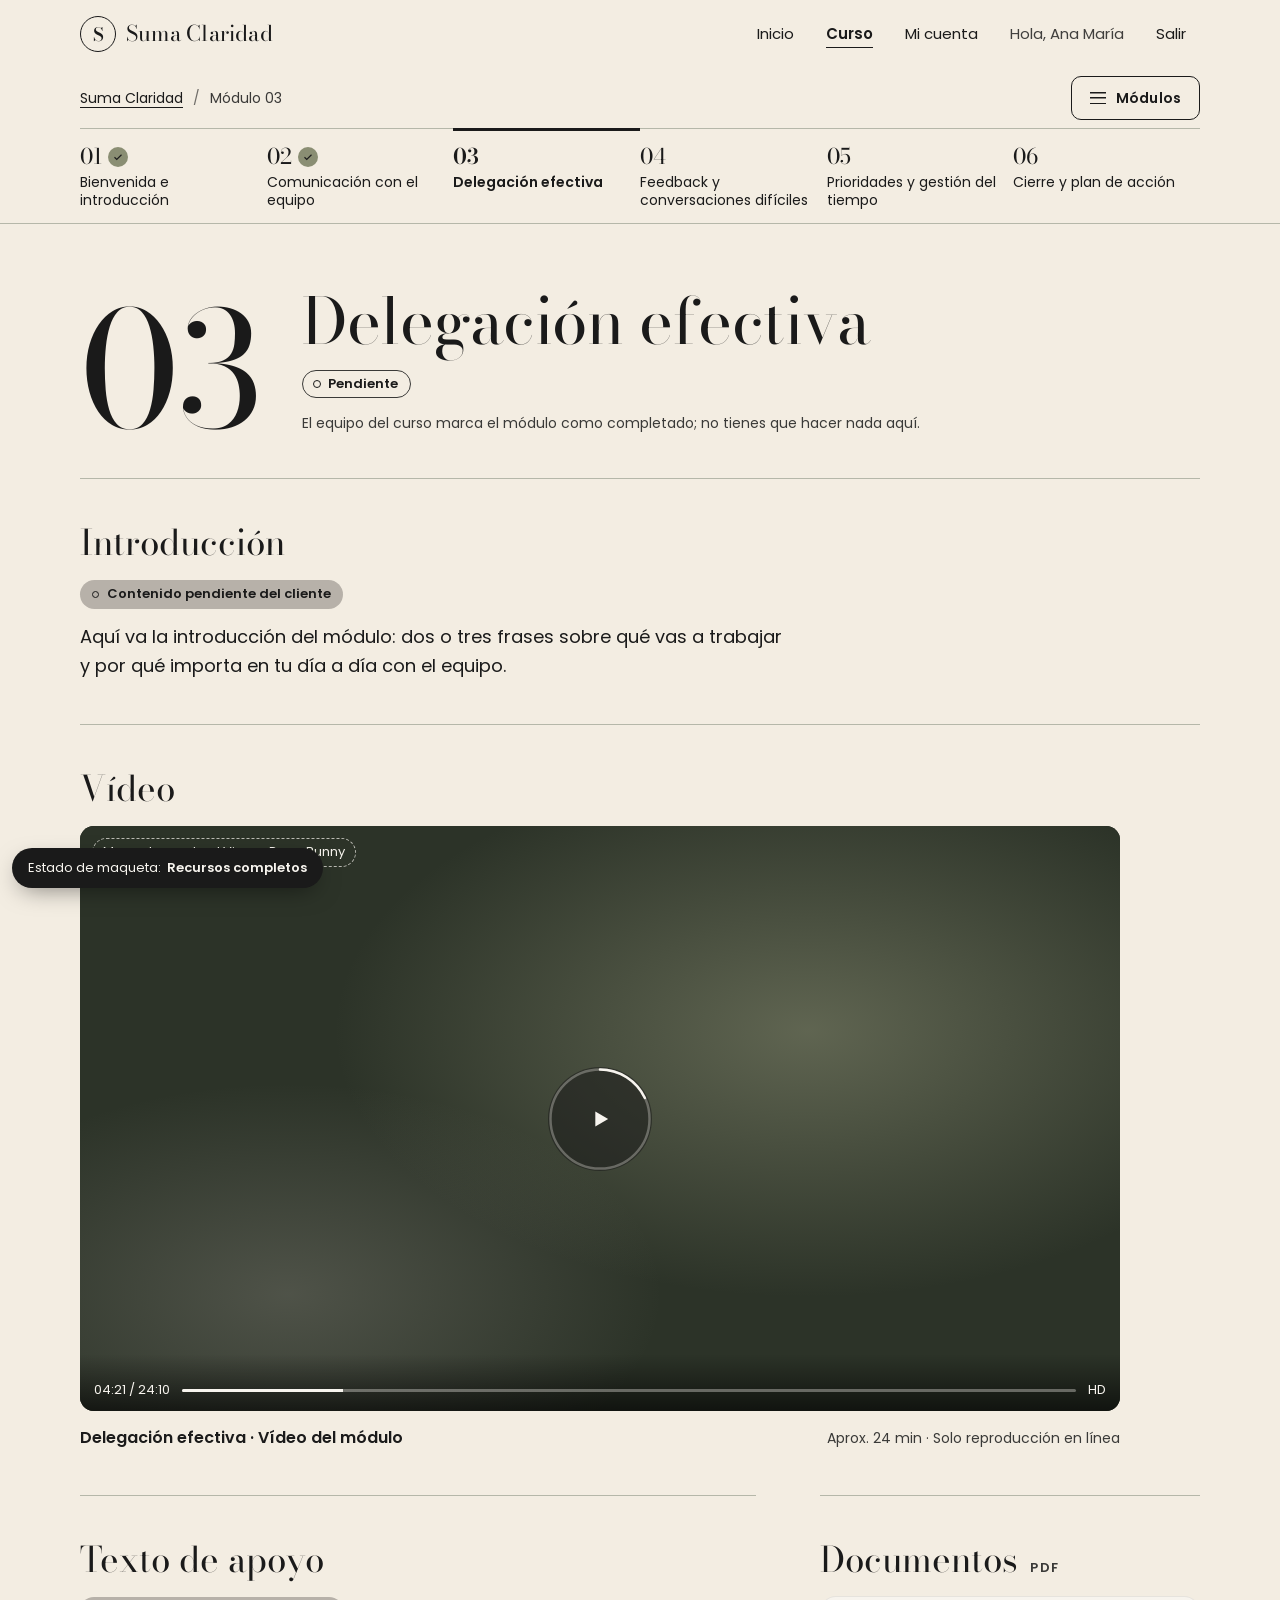
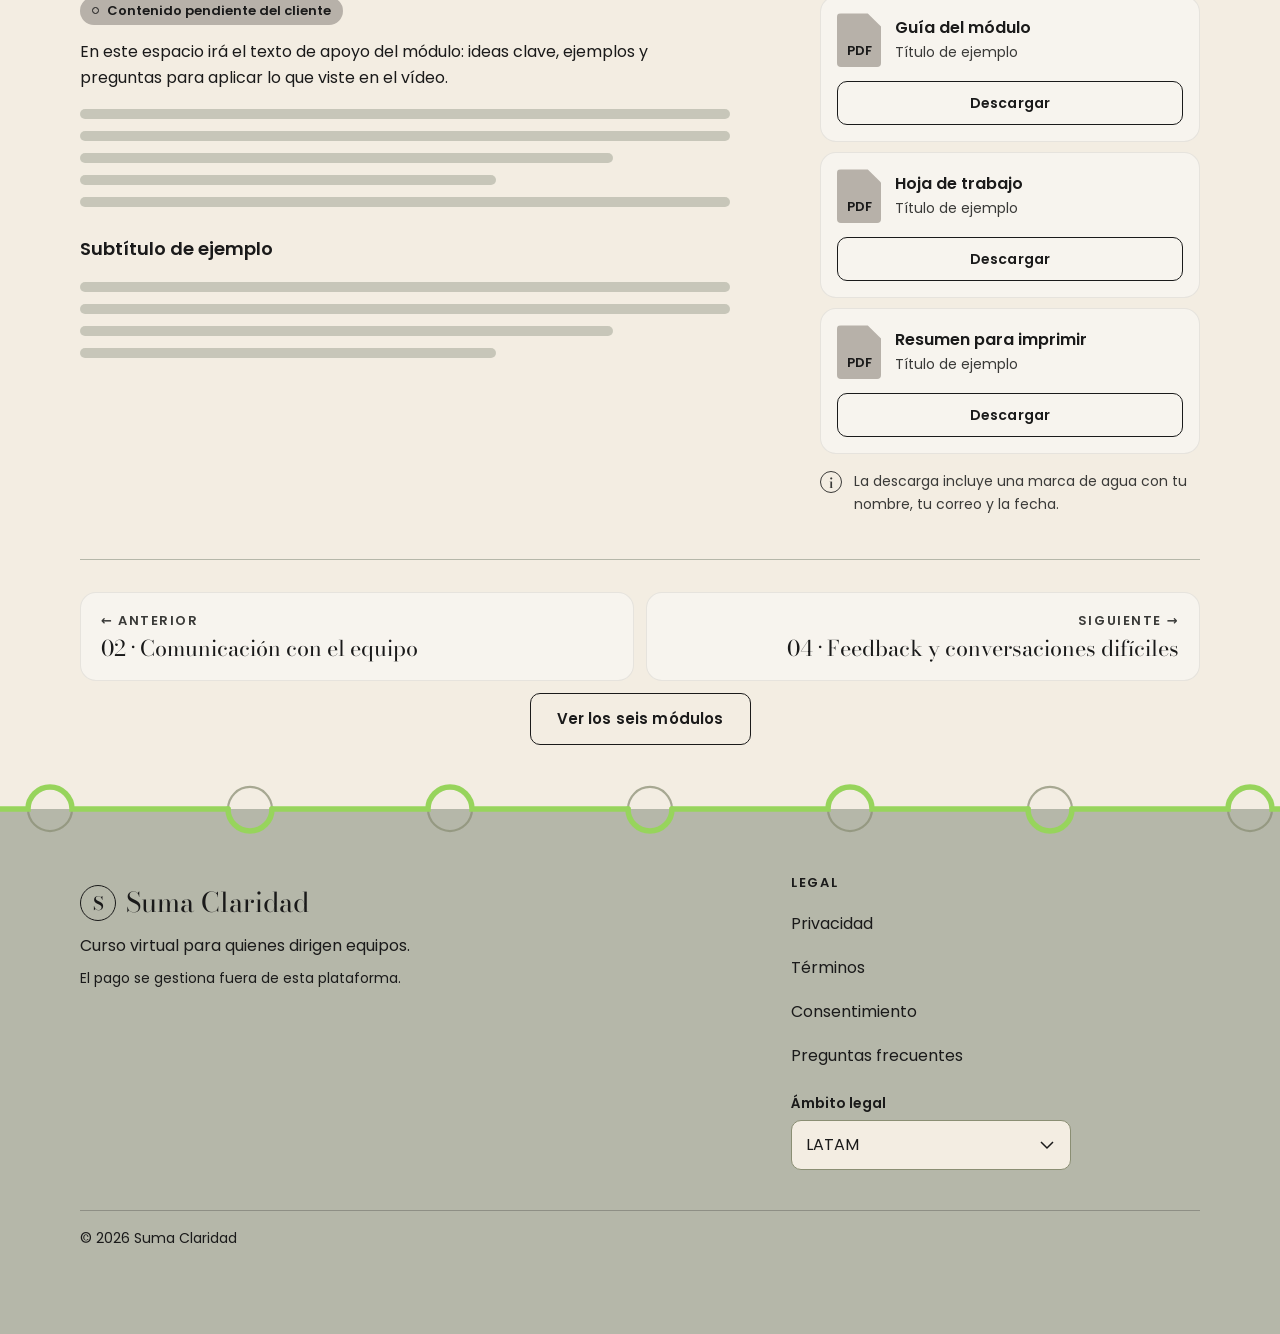
<file: 09-modulo.html>
<!doctype html>
<html lang="es">
<head>
  <meta charset="utf-8">
  <meta name="viewport" content="width=device-width, initial-scale=1">
  <title>Módulo · Suma Claridad</title>
  <link rel="preconnect" href="https://fonts.googleapis.com">
  <link rel="preconnect" href="https://fonts.gstatic.com" crossorigin>
  <link rel="stylesheet" href="https://fonts.googleapis.com/css2?family=Bodoni+Moda:ital,opsz,wght@0,6..96,400;0,6..96,600;1,6..96,400&family=Poppins:wght@400;600&display=swap">
  <link rel="stylesheet" href="css/styles.css">
  <script src="js/app.js" defer></script>
</head>
<body data-screen="09">
  <a class="skip-link" href="#main">Saltar al contenido</a>
  <div data-component="header" data-session="user" data-current="curso"></div>

  <!-- Barra del curso: fija al hacer scroll -->
  <div class="course-bar">
    <div class="container course-bar__inner">
      <nav aria-label="Miga de pan">
        <ol class="crumbs">
          <li><a href="08-modulos.html">Suma Claridad</a></li>
          <li><span aria-current="page">Módulo <span data-bind="num">03</span></span></li>
        </ol>
      </nav>
      <button type="button" class="btn btn--outline btn--sm course-bar__btn" data-sheet-open="modules-sheet" aria-controls="modules-sheet" aria-expanded="false">Módulos</button>
    </div>
    <nav class="container module-index" aria-label="Índice de módulos" data-component="module-index"></nav>
  </div>

  <main id="main" data-module-page data-default-module="delegacion"
    data-completed='{"completo":[1,2],"sin-recursos":[1,2],"completado":[1,2,"current"],"staff":[1,2]}'>

    <div class="sysmsg sysmsg--success" role="status" data-estado="completado">
      <div class="container sysmsg__inner">
        <span class="sysmsg__icon" aria-hidden="true">✓</span>
        <p class="sysmsg__text">El equipo marcó este módulo como completado.</p>
      </div>
    </div>

    <div class="container">
      <header class="mod-head">
        <span class="mod-head__num" aria-hidden="true" data-bind="num">03</span>
        <h1 class="display display--m"><span class="sr-only">Módulo <span data-bind="num">03</span>: </span><span data-bind="title">Delegación efectiva</span></h1>
        <div class="mod-head__badges">
          <span class="badge badge--pendiente" data-estado="completo sin-recursos staff">Pendiente</span>
          <span class="badge badge--completado" data-estado="completado">Completado</span>
          <span class="badge badge--no-publicado" data-estado="staff">No publicado</span>
        </div>
        <p class="meta" data-estado="completo sin-recursos">El equipo del curso marca el módulo como completado; no tienes que hacer nada aquí.</p>
        <p class="meta" data-estado="staff">Vista de staff: este módulo aún no es visible para los alumnos.</p>
      </header>

      <!-- 1. Introducción -->
      <section class="mod-section" aria-labelledby="intro-title">
        <h2 id="intro-title" class="mod-section__title">Introducción</h2>
        <span class="pending-tag">Contenido pendiente del cliente</span>
        <p class="lead">Aquí va la introducción del módulo: dos o tres frases sobre qué vas a trabajar y por qué importa en tu día a día con el equipo.</p>
      </section>

      <!-- 2. Vídeo: tarea principal -->
      <section class="mod-section" aria-labelledby="video-title">
        <h2 id="video-title" class="mod-section__title">Vídeo</h2>

        <figure class="video" data-estado="completo completado staff">
          <div class="video__frame" data-duration="1450">
            <div class="video__poster" aria-hidden="true"></div>
            <span class="video__chip" aria-hidden="true">Maqueta · embed Vimeo Pro o Bunny</span>
            <button type="button" class="video__play" data-video-play aria-pressed="false" aria-label="Reproducir vídeo">
              <svg class="video__ring" viewBox="0 0 84 84" aria-hidden="true"><circle class="track" cx="42" cy="42" r="40"/><circle class="bar" cx="42" cy="42" r="40"/></svg>
              <svg class="video__icon-play" viewBox="0 0 24 24" width="28" height="28" fill="currentColor" aria-hidden="true"><path d="M8 5.5v13l11-6.5z"/></svg>
              <svg class="video__icon-pause" viewBox="0 0 24 24" width="28" height="28" fill="currentColor" aria-hidden="true"><path d="M7 5h3.5v14H7zM13.5 5H17v14h-3.5z"/></svg>
            </button>
            <div class="video__controls" aria-hidden="true">
              <span data-video-time>04:21 / 24:10</span>
              <span class="video__bar"><span></span></span>
              <span>HD</span>
            </div>
          </div>
          <figcaption class="video__caption">
            <p class="video__title"><span data-bind="title">Delegación efectiva</span> · Vídeo del módulo</p>
            <p class="meta" style="margin:0">Aprox. 24 min · Solo reproducción en línea</p>
          </figcaption>
        </figure>

        <p class="mod-empty" data-estado="sin-recursos">Este módulo todavía no tiene vídeo.</p>
      </section>

      <div class="mod-body">
        <!-- 3. Texto de apoyo -->
        <section class="mod-section mod-section--text" aria-labelledby="text-title">
          <h2 id="text-title" class="mod-section__title">Texto de apoyo</h2>
          <span class="pending-tag">Contenido pendiente del cliente</span>
          <div class="prose">
            <p>En este espacio irá el texto de apoyo del módulo: ideas clave, ejemplos y preguntas para aplicar lo que viste en el vídeo.</p>
            <div class="skeleton" aria-hidden="true"><span></span><span></span><span></span><span></span><span></span></div>
            <h3>Subtítulo de ejemplo</h3>
            <div class="skeleton" aria-hidden="true"><span></span><span></span><span></span><span></span></div>
          </div>
        </section>

        <!-- 4. PDF -->
        <section class="mod-section mod-section--pdf" aria-labelledby="pdf-title">
          <h2 id="pdf-title" class="mod-section__title">Documentos <small>PDF</small></h2>

          <div data-estado="completo completado staff">
            <ul class="pdf-list">
              <li class="pdf-row">
                <span class="pdf-row__icon" aria-hidden="true">PDF</span>
                <div class="pdf-row__info"><p class="pdf-row__title">Guía del módulo</p><p class="meta">Título de ejemplo</p></div>
                <a class="btn btn--outline btn--sm" href="#" download aria-label="Descargar Guía del módulo, PDF">Descargar</a>
              </li>
              <li class="pdf-row">
                <span class="pdf-row__icon" aria-hidden="true">PDF</span>
                <div class="pdf-row__info"><p class="pdf-row__title">Hoja de trabajo</p><p class="meta">Título de ejemplo</p></div>
                <a class="btn btn--outline btn--sm" href="#" download aria-label="Descargar Hoja de trabajo, PDF">Descargar</a>
              </li>
              <li class="pdf-row">
                <span class="pdf-row__icon" aria-hidden="true">PDF</span>
                <div class="pdf-row__info"><p class="pdf-row__title">Resumen para imprimir</p><p class="meta">Título de ejemplo</p></div>
                <a class="btn btn--outline btn--sm" href="#" download aria-label="Descargar Resumen para imprimir, PDF">Descargar</a>
              </li>
            </ul>
            <p class="note">La descarga incluye una marca de agua con tu nombre, tu correo y la fecha.</p>
          </div>

          <p class="mod-empty" data-estado="sin-recursos">Este módulo todavía no tiene documentos PDF.</p>
        </section>
      </div>

      <!-- 5. Saltar a otro módulo -->
      <nav class="pager" aria-label="Otros módulos">
        <a class="pager__link" href="#" data-bind="prev">
          <span class="pager__dir">← Anterior</span>
          <span class="pager__title">—</span>
        </a>
        <a class="pager__link pager__link--next" href="#" data-bind="next">
          <span class="pager__dir">Siguiente →</span>
          <span class="pager__title">—</span>
        </a>
        <button type="button" class="btn btn--outline pager__all" data-sheet-open="modules-sheet" aria-controls="modules-sheet" aria-expanded="false">Ver los seis módulos</button>
      </nav>
    </div>
  </main>

  <div data-component="module-sheet" data-id="modules-sheet"></div>
  <div data-component="footer" data-from="papel"></div>
  <div class="mockbar"></div>
</body>
</html>
</file>
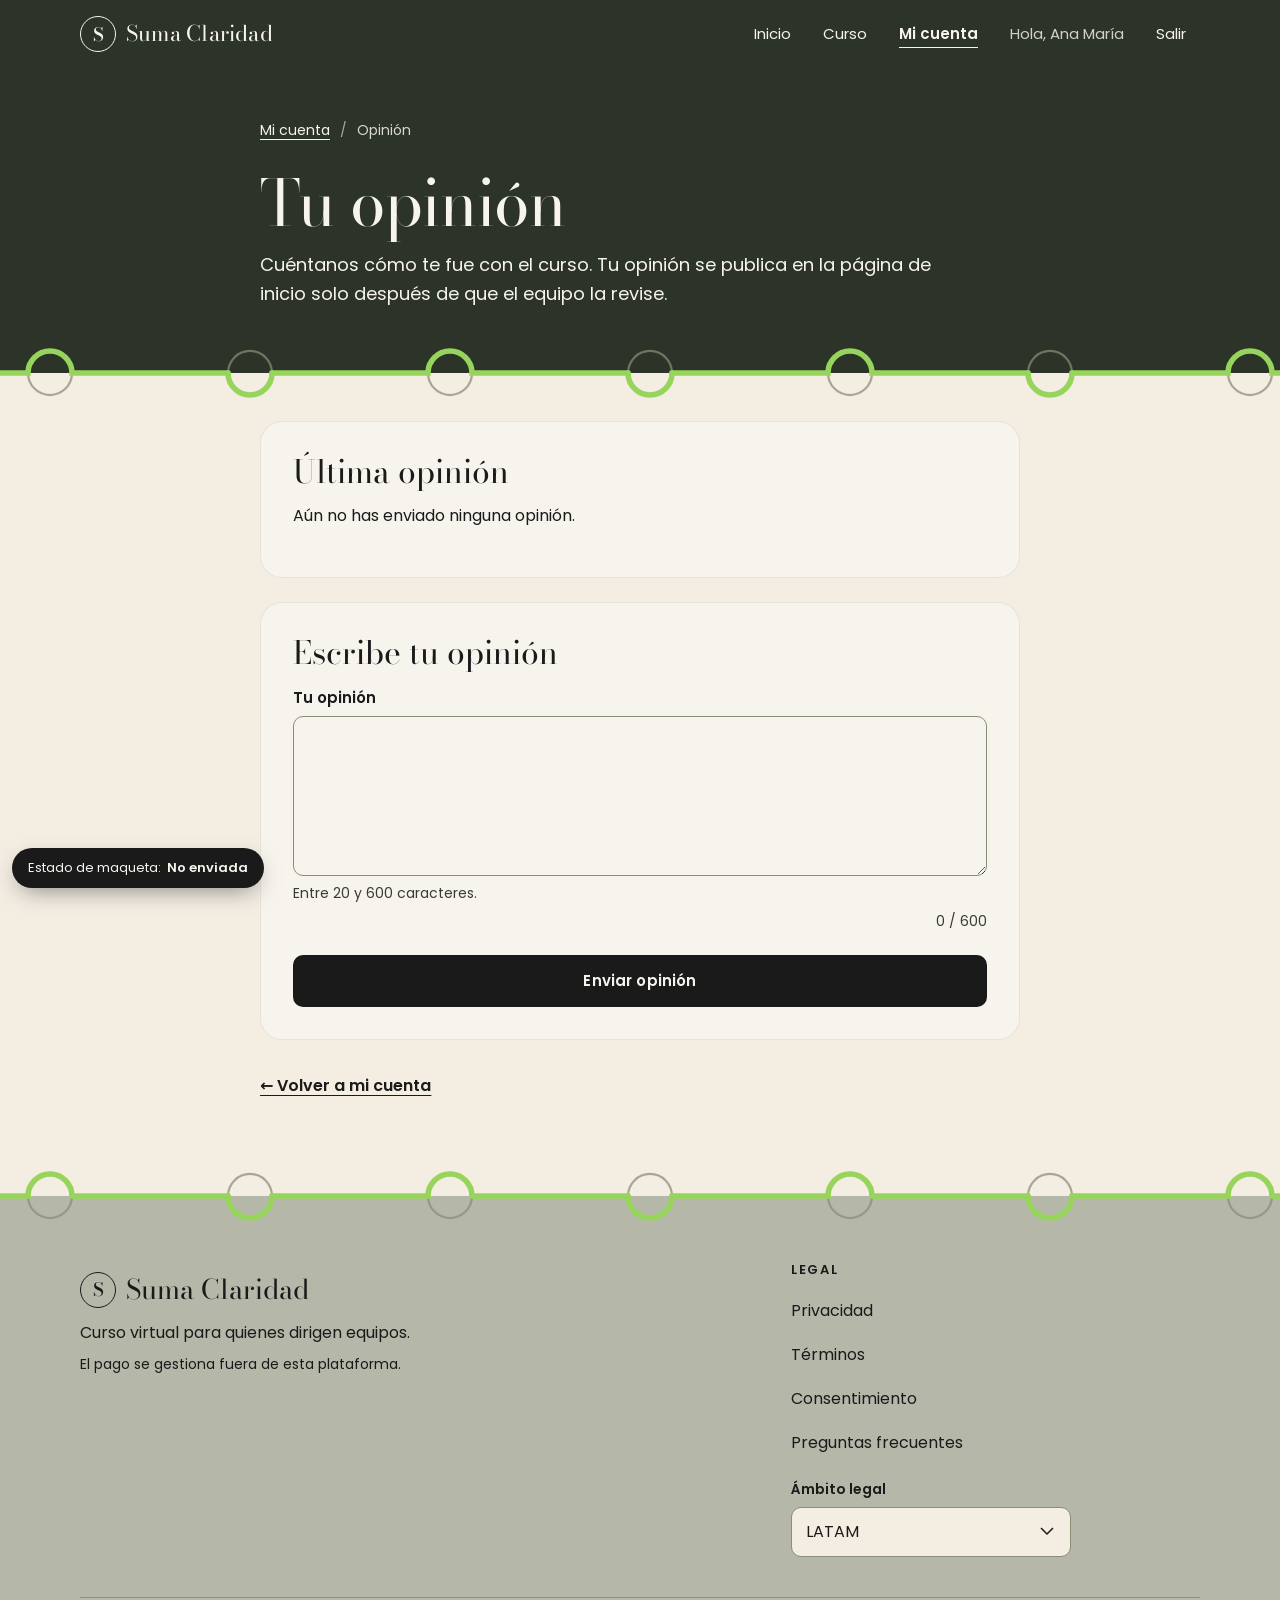
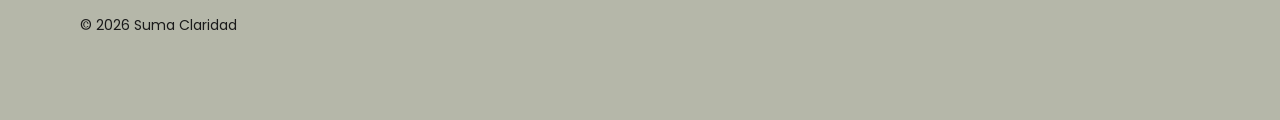
<file: 10-opinion.html>
<!doctype html>
<html lang="es">
<head>
  <meta charset="utf-8">
  <meta name="viewport" content="width=device-width, initial-scale=1">
  <title>Tu opinión · Suma Claridad</title>
  <link rel="preconnect" href="https://fonts.googleapis.com">
  <link rel="preconnect" href="https://fonts.gstatic.com" crossorigin>
  <link rel="stylesheet" href="https://fonts.googleapis.com/css2?family=Bodoni+Moda:ital,opsz,wght@0,6..96,400;0,6..96,600;1,6..96,400&family=Poppins:wght@400;600&display=swap">
  <link rel="stylesheet" href="css/styles.css">
  <script src="js/app.js" defer></script>
</head>
<body data-screen="10">
  <a class="skip-link" href="#main">Saltar al contenido</a>
  <div data-component="header" data-session="user" data-variant="dark" data-current="cuenta"></div>

  <div class="sysmsg sysmsg--success" role="status" data-estado="pendiente">
    <div class="container sysmsg__inner">
      <span class="sysmsg__icon" aria-hidden="true">✓</span>
      <p class="sysmsg__text">Recibimos tu opinión. El equipo la revisará antes de publicarla.</p>
      <button type="button" class="sysmsg__close" data-dismiss aria-label="Cerrar mensaje">
        <svg viewBox="0 0 24 24" fill="none" stroke="currentColor" stroke-width="1.6" aria-hidden="true"><path d="M5 5l14 14M19 5L5 19"/></svg>
      </button>
    </div>
  </div>

  <main id="main">
    <section class="page-hero on-dark">
      <div class="container container--text">
        <nav aria-label="Miga de pan">
          <ol class="crumbs">
            <li><a href="06-perfil.html?estado=vigente">Mi cuenta</a></li>
            <li><span aria-current="page">Opinión</span></li>
          </ol>
        </nav>
        <h1 class="display display--m">Tu opinión</h1>
        <p class="lead">Cuéntanos cómo te fue con el curso. Tu opinión se publica en la página de inicio solo después de que el equipo la revise.</p>
      </div>
    </section>
    <div class="tear" style="--from:var(--exhibicion);--to:var(--papel)" aria-hidden="true"></div>

    <div class="band band--tight band--papel" style="padding-bottom:88px">
      <div class="container container--text stack">

        <!-- Estado de la última opinión -->
        <section class="card opinion-status" aria-labelledby="status-title">
          <div class="card__head" style="margin:0">
            <h2 id="status-title" class="card__title">Última opinión</h2>
            <span class="badge badge--en-revision" data-estado="pendiente">En revisión</span>
            <span class="badge badge--publicada" data-estado="publicada">Publicada</span>
          </div>

          <p data-estado="no-enviada">Aún no has enviado ninguna opinión.</p>

          <div class="stack" style="--s:14px" data-estado="pendiente">
            <blockquote data-bind="opinion-text">El módulo de delegación me ayudó a repartir mejor las tareas del turno. Volví a los PDF varias veces.</blockquote>
            <p class="meta">Enviada el 8 nov 2026. Pendiente de revisión.</p>
          </div>

          <div class="stack" style="--s:14px" data-estado="publicada">
            <blockquote>El módulo de delegación me ayudó a repartir mejor las tareas del turno. Volví a los PDF varias veces.</blockquote>
            <p class="meta">Publicada en la página de inicio el 30 oct 2026.</p>
          </div>
        </section>

        <!-- Formulario -->
        <section class="card" aria-labelledby="form-title">
          <h2 id="form-title" class="card__title" style="margin-bottom:16px">
            <span data-estado="no-enviada">Escribe tu opinión</span>
            <span data-estado="pendiente publicada">Nueva opinión</span>
          </h2>

          <p class="note note--box" style="margin:0 0 20px" data-estado="pendiente">Podrás enviar otra opinión cuando el equipo revise la que está pendiente.</p>

          <form id="opinion-form" novalidate data-validate data-on-success="state:pendiente">
            <div class="field">
              <label for="opinion">Tu opinión</label>
              <textarea class="input" id="opinion" name="opinion" maxlength="600" minlength="20" required
                aria-describedby="op-help op-count" data-counter="op-count"
                data-msg-required="Escribe tu opinión antes de enviarla."
                data-estado-disabled="pendiente"></textarea>
              <p class="field__help" id="op-help">Entre 20 y 600 caracteres.</p>
              <p class="counter" id="op-count" aria-live="polite">0 / 600</p>
            </div>
            <button class="btn btn--primary btn--block" type="submit" data-estado="no-enviada publicada">Enviar opinión</button>
            <button class="btn btn--block" type="button" disabled data-estado="pendiente">Enviar opinión</button>
          </form>
        </section>

        <p><a class="link-btn" href="06-perfil.html?estado=vigente">← Volver a mi cuenta</a></p>
      </div>
    </div>
  </main>

  <div data-component="footer" data-from="papel"></div>
  <div class="mockbar"></div>
</body>
</html>
</file>
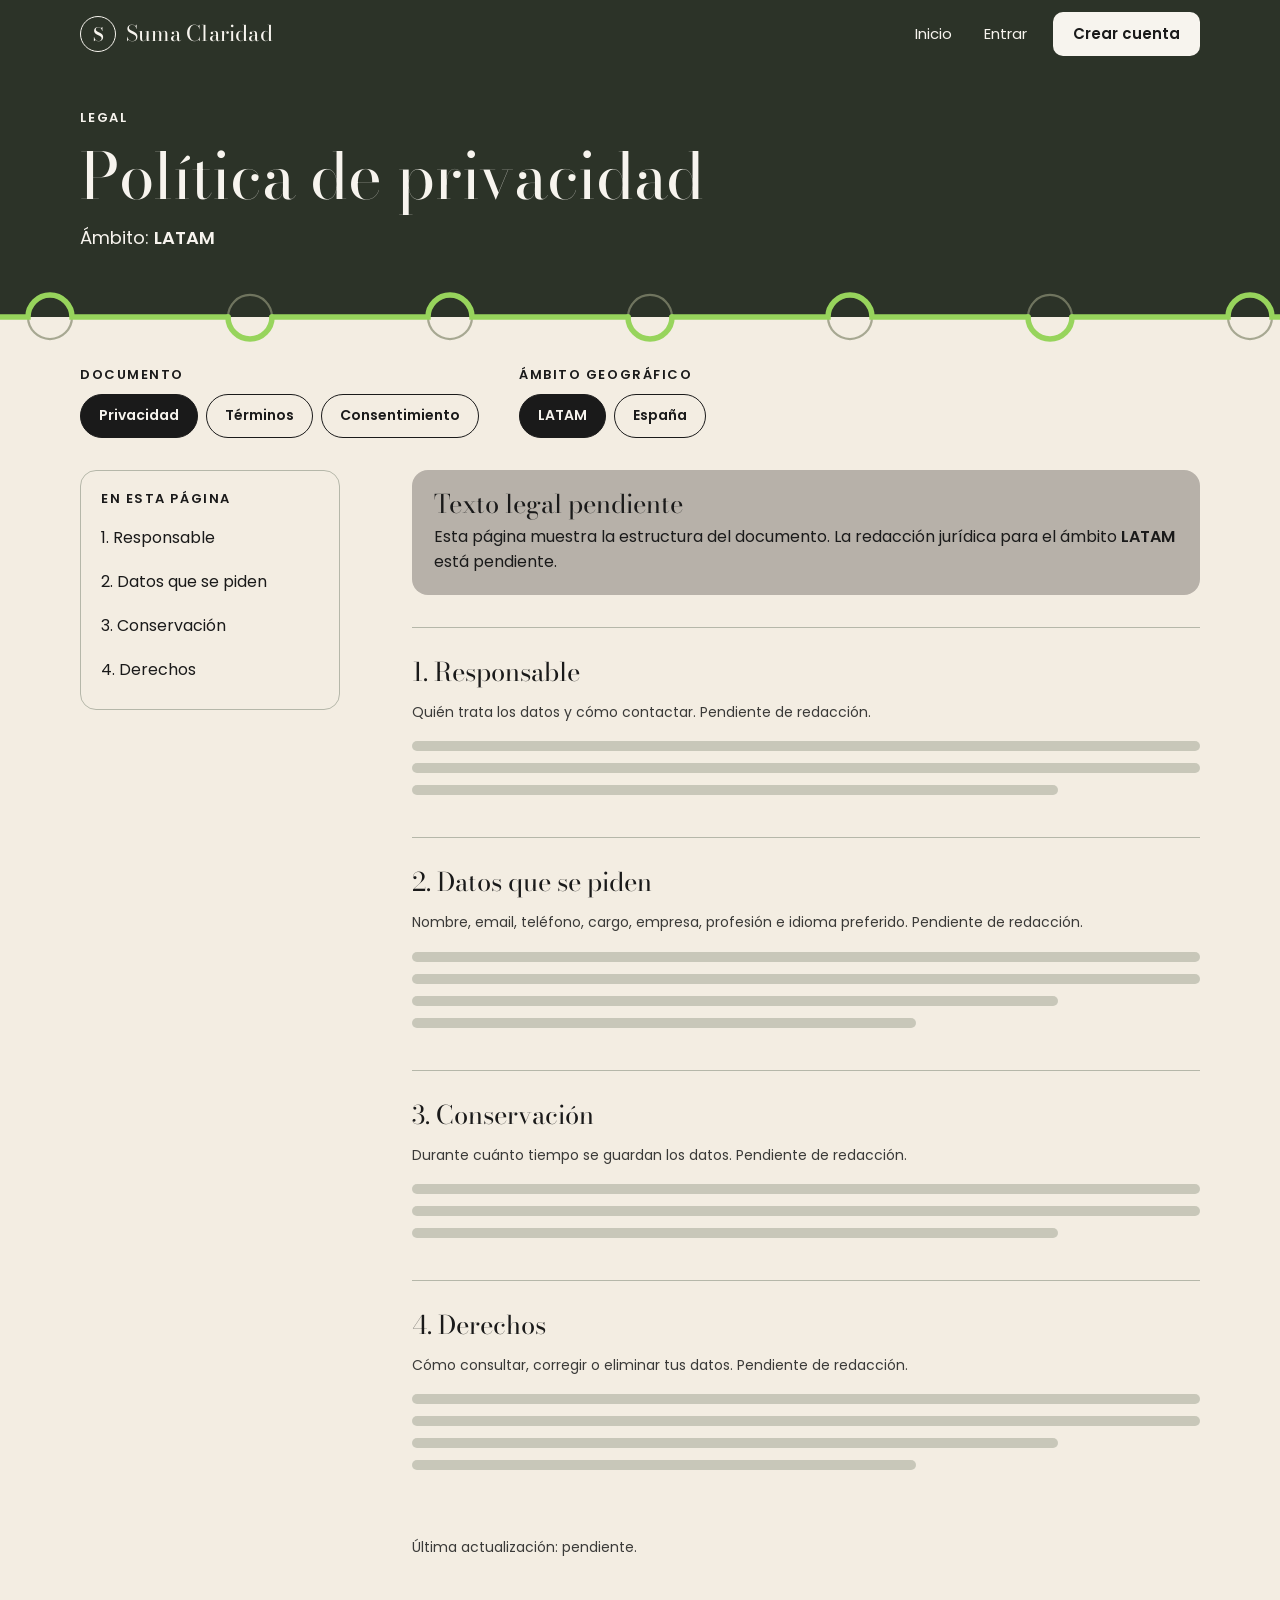
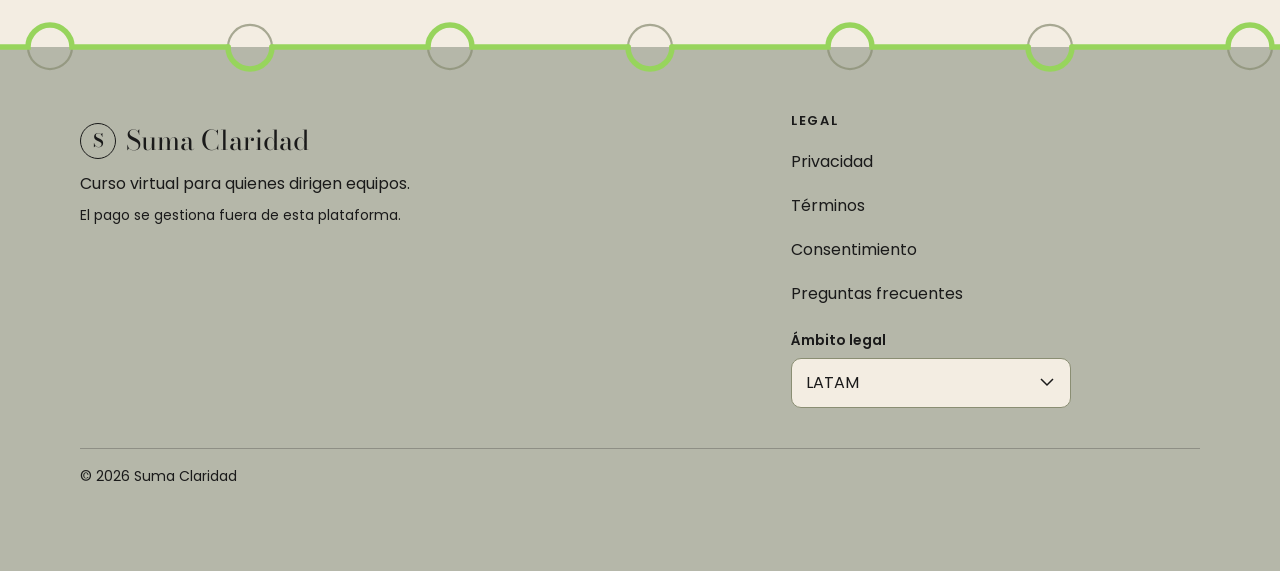
<file: 11-legal.html>
<!doctype html>
<html lang="es">
<head>
  <meta charset="utf-8">
  <meta name="viewport" content="width=device-width, initial-scale=1">
  <title>Legal · Suma Claridad</title>
  <link rel="preconnect" href="https://fonts.googleapis.com">
  <link rel="preconnect" href="https://fonts.gstatic.com" crossorigin>
  <link rel="stylesheet" href="https://fonts.googleapis.com/css2?family=Bodoni+Moda:ital,opsz,wght@0,6..96,400;0,6..96,600;1,6..96,400&family=Poppins:wght@400;600&display=swap">
  <link rel="stylesheet" href="css/styles.css">
  <script src="js/app.js" defer></script>
</head>
<body data-screen="11">
  <a class="skip-link" href="#main">Saltar al contenido</a>
  <div data-component="header" data-session="anon" data-variant="dark"></div>

  <main id="main" data-legal>
    <section class="page-hero on-dark">
      <div class="container">
        <p class="eyebrow">Legal</p>
        <h1 class="display display--m" data-bind="doc-title">Política de privacidad</h1>
        <p class="lead">Ámbito: <strong data-bind="scope-label">LATAM</strong></p>
      </div>
    </section>
    <div class="tear" style="--from:var(--exhibicion);--to:var(--papel)" aria-hidden="true"></div>

    <div class="band band--tight band--papel" style="padding-bottom:88px">
      <div class="container">

        <div class="legal-controls">
          <div>
            <span class="legal-controls__label" id="doc-label">Documento</span>
            <div class="tabs" role="group" aria-labelledby="doc-label">
              <button type="button" class="tab" data-doc="privacidad" aria-pressed="true">Privacidad</button>
              <button type="button" class="tab" data-doc="terminos" aria-pressed="false">Términos</button>
              <button type="button" class="tab" data-doc="consentimiento" aria-pressed="false">Consentimiento</button>
            </div>
          </div>
          <div>
            <span class="legal-controls__label" id="scope-label">Ámbito geográfico</span>
            <div class="tabs" role="group" aria-labelledby="scope-label">
              <button type="button" class="tab" data-scope="latam" aria-pressed="true">LATAM</button>
              <button type="button" class="tab" data-scope="espana" aria-pressed="false">España</button>
            </div>
          </div>
        </div>

        <div class="legal-layout">
          <nav class="toc" aria-labelledby="toc-title">
            <p class="toc__title" id="toc-title">En esta página</p>
            <ol>
              <li><a href="#responsable">1. Responsable</a></li>
              <li><a href="#datos">2. Datos que se piden</a></li>
              <li><a href="#conservacion">3. Conservación</a></li>
              <li><a href="#derechos">4. Derechos</a></li>
            </ol>
          </nav>

          <article class="container--text" style="margin:0">
            <div class="pending-banner" role="note">
              <p class="pending-banner__title">Texto legal pendiente</p>
              <p>Esta página muestra la estructura del documento. La redacción jurídica para el ámbito <strong data-bind="scope-label">LATAM</strong> está pendiente.</p>
            </div>

            <section class="legal-section" id="responsable" aria-labelledby="h-resp">
              <h2 id="h-resp">1. Responsable</h2>
              <p class="meta">Quién trata los datos y cómo contactar. Pendiente de redacción.</p>
              <div class="skeleton" aria-hidden="true"><span></span><span></span><span></span></div>
            </section>
            <section class="legal-section" id="datos" aria-labelledby="h-datos">
              <h2 id="h-datos">2. Datos que se piden</h2>
              <p class="meta">Nombre, email, teléfono, cargo, empresa, profesión e idioma preferido. Pendiente de redacción.</p>
              <div class="skeleton" aria-hidden="true"><span></span><span></span><span></span><span></span></div>
            </section>
            <section class="legal-section" id="conservacion" aria-labelledby="h-cons">
              <h2 id="h-cons">3. Conservación</h2>
              <p class="meta">Durante cuánto tiempo se guardan los datos. Pendiente de redacción.</p>
              <div class="skeleton" aria-hidden="true"><span></span><span></span><span></span></div>
            </section>
            <section class="legal-section" id="derechos" aria-labelledby="h-der">
              <h2 id="h-der">4. Derechos</h2>
              <p class="meta">Cómo consultar, corregir o eliminar tus datos. Pendiente de redacción.</p>
              <div class="skeleton" aria-hidden="true"><span></span><span></span><span></span><span></span></div>
            </section>

            <p class="meta" style="margin-top:24px">Última actualización: pendiente.</p>
          </article>
        </div>
      </div>
    </div>
  </main>

  <div data-component="footer" data-from="papel"></div>
  <div class="mockbar"></div>
</body>
</html>
</file>
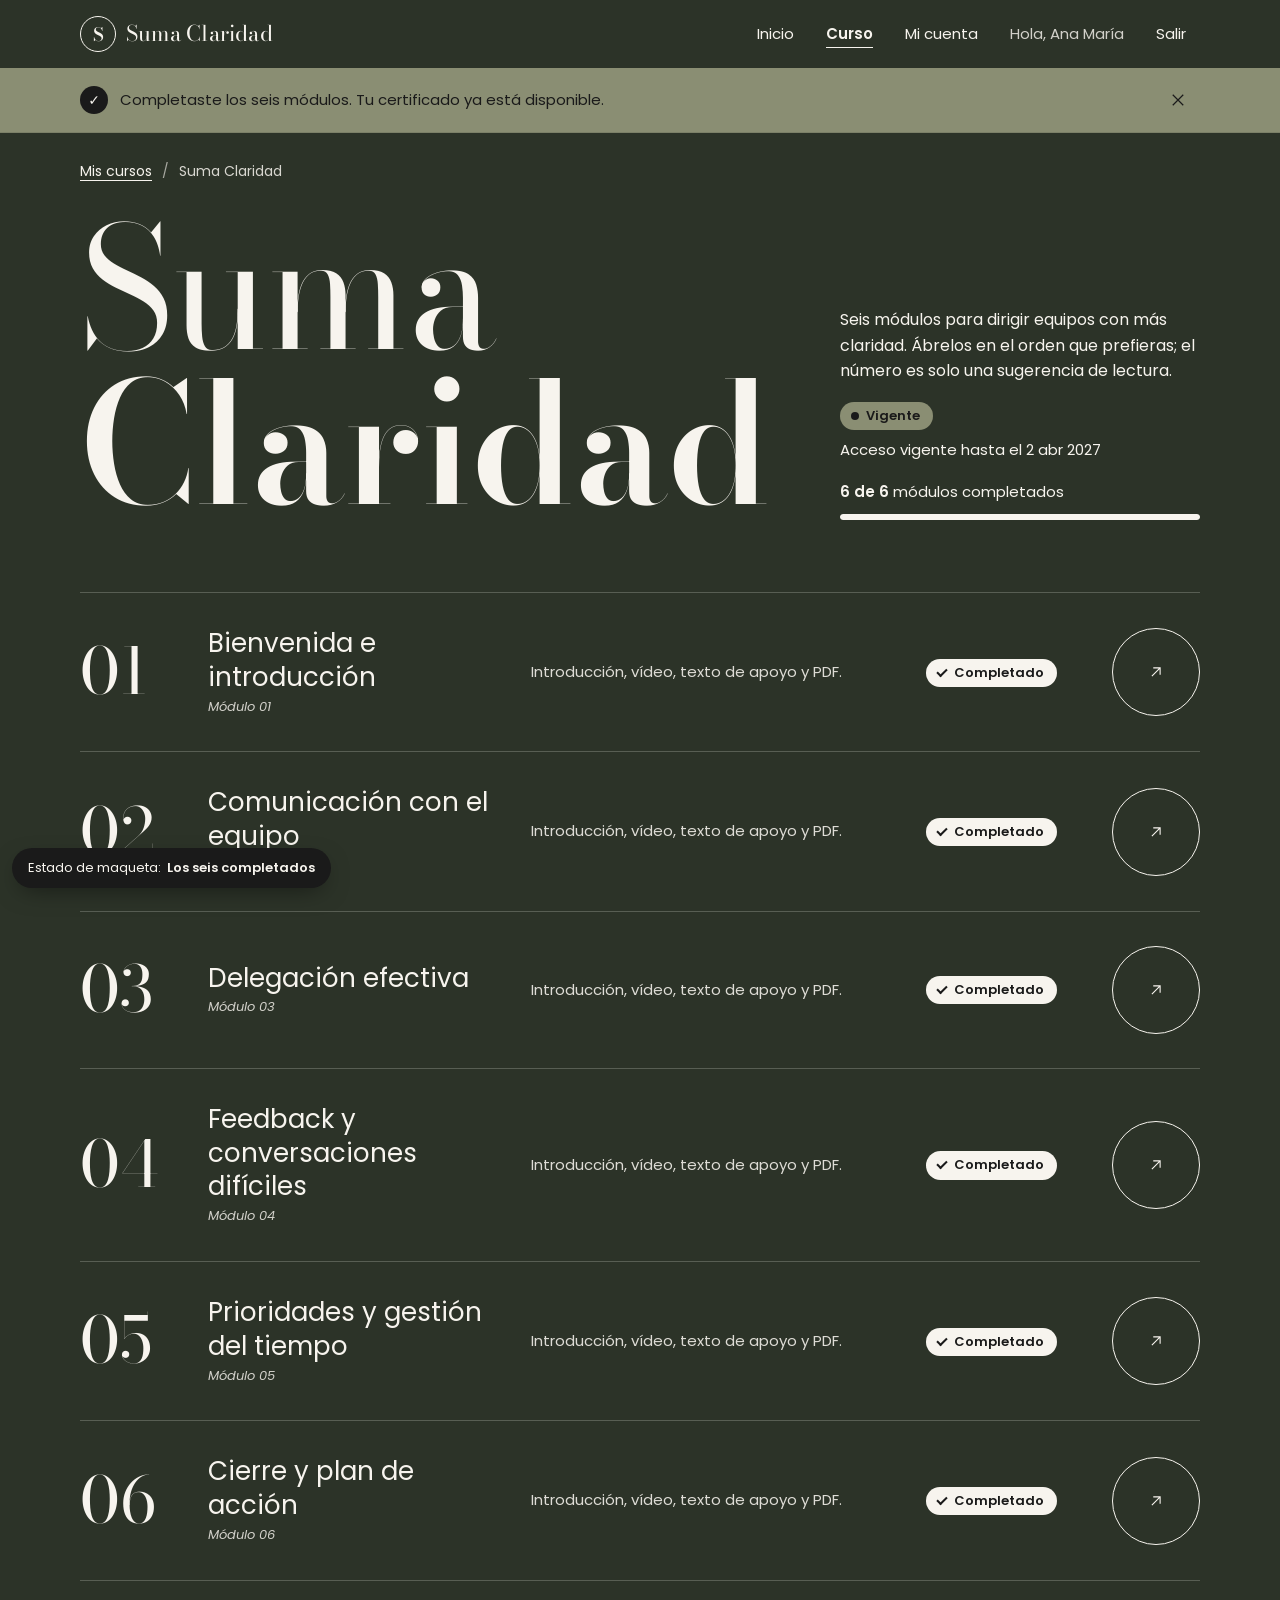
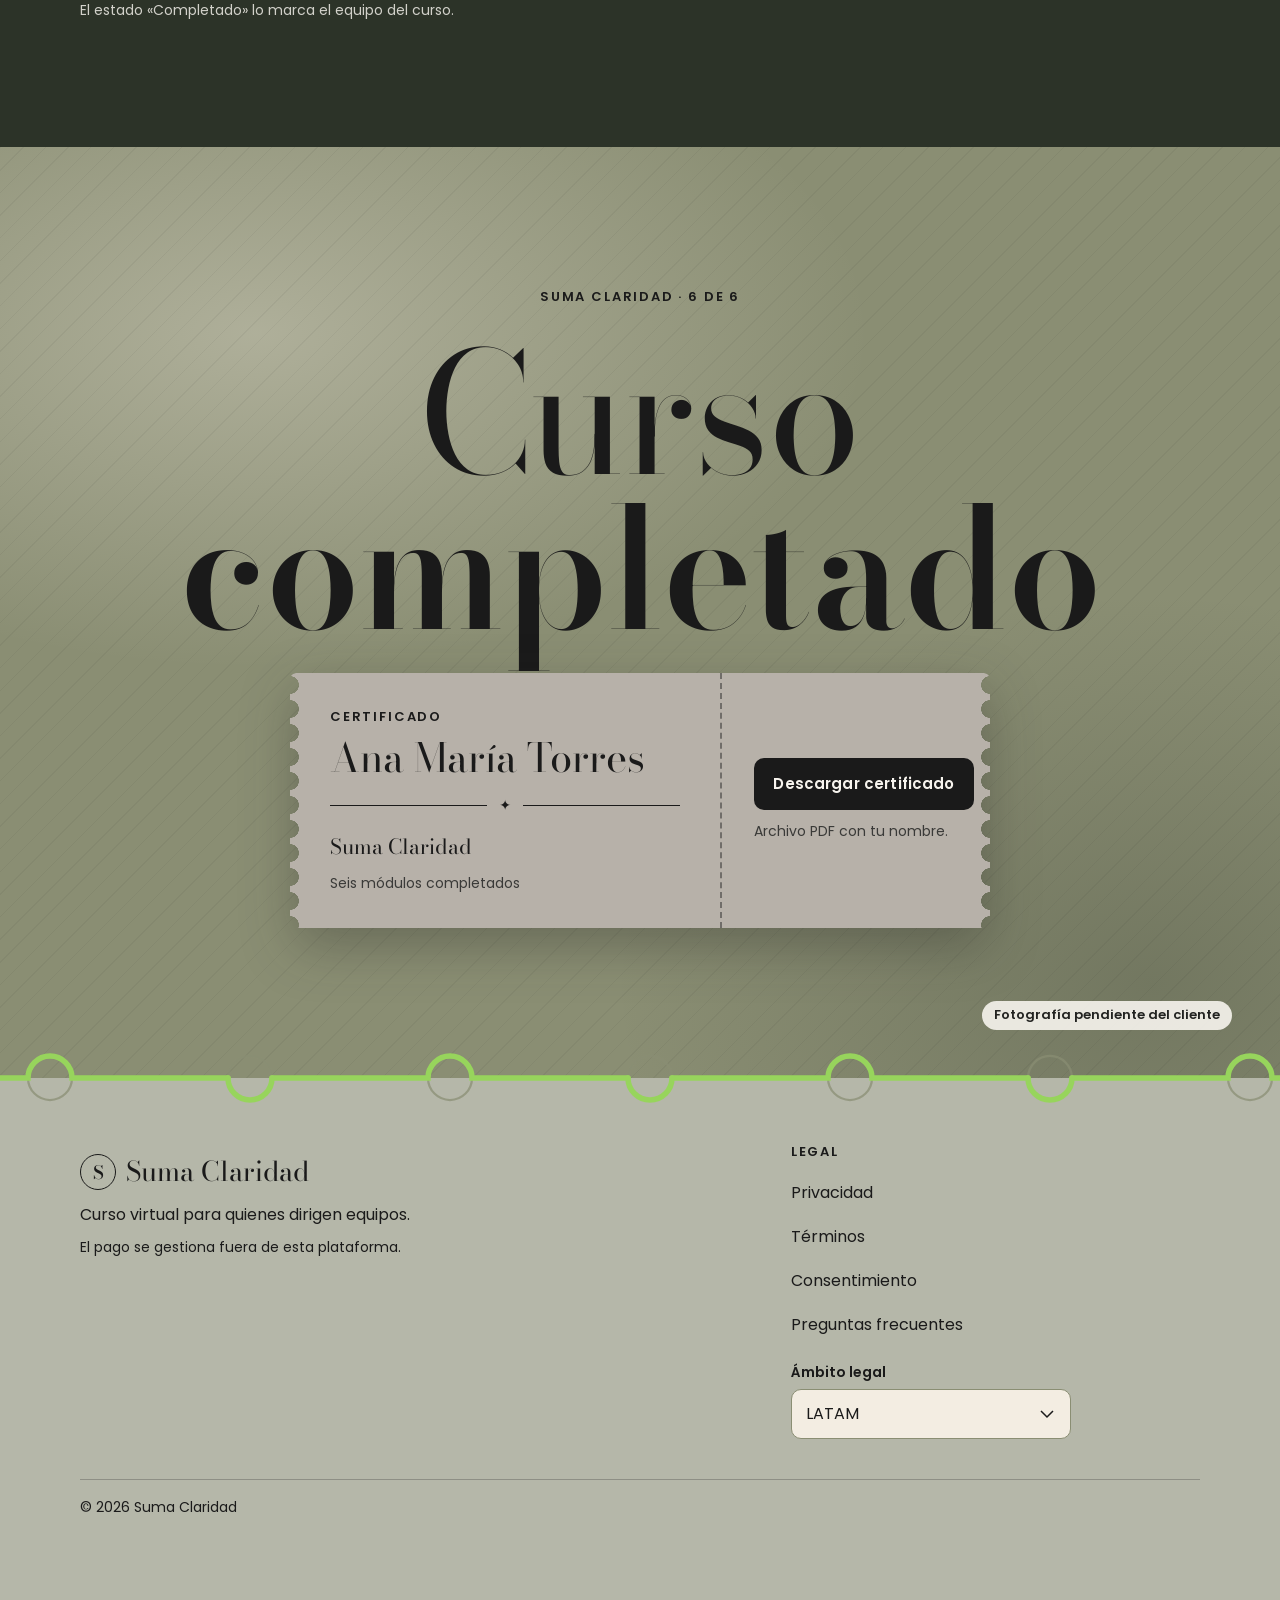
<file: 12-curso-completado.html>
<!doctype html>
<html lang="es">
<head>
  <meta charset="utf-8">
  <meta name="viewport" content="width=device-width, initial-scale=1">
  <title>Curso completado · Suma Claridad</title>
  <!-- La pantalla 12 es el estado «los seis completados» de la ficha del curso (08). -->
  <meta http-equiv="refresh" content="0; url=08-modulos.html?estado=todos">
  <link rel="stylesheet" href="css/styles.css">
</head>
<body>
  <main class="container" style="padding-block:48px">
    <p>Curso completado es un estado de la ficha del curso. <a href="08-modulos.html?estado=todos">Abrir Módulos del curso con los seis completados</a>.</p>
  </main>
</body>
</html>
</file>
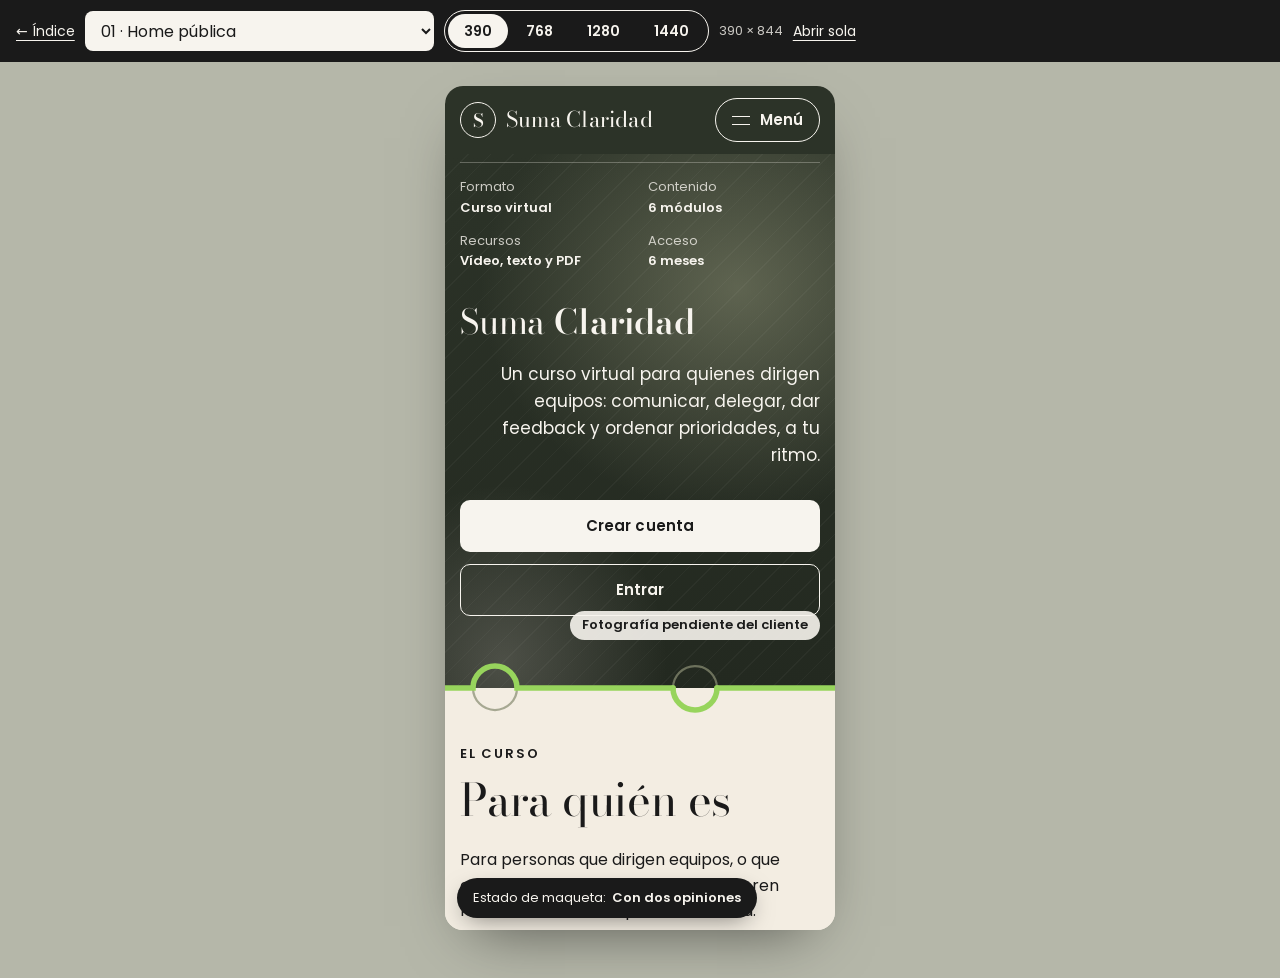
<file: preview.html>
<!doctype html>
<html lang="es">
<head>
  <meta charset="utf-8">
  <meta name="viewport" content="width=device-width, initial-scale=1">
  <title>Visor de anchuras · Suma Claridad</title>
  <link rel="stylesheet" href="https://fonts.googleapis.com/css2?family=Poppins:wght@400;600&display=swap">
  <link rel="stylesheet" href="css/styles.css">
  <script src="js/app.js" defer></script>
  <style>
    body { background: var(--silver); }
    .pv-bar { position: sticky; top: 0; z-index: 5; display: flex; flex-wrap: wrap; gap: 10px; align-items: center; padding: 10px 16px; background: var(--tinta); color: var(--blanco); }
    .pv-bar select { min-height: 40px; padding: 0 12px; border-radius: 8px; border: 0; background: var(--blanco); color: var(--tinta); }
    .pv-bar .segmented { border-color: var(--blanco); }
    .pv-bar .segmented__btn { min-height: 34px; }
    .pv-bar a { color: var(--blanco); font-size: 14px; }
    .pv-size { font-size: 13px; opacity: .8; }
    .pv-stage { padding: 24px 16px 48px; display: flex; justify-content: center; }
    .pv-frame { background: var(--papel); box-shadow: 0 24px 60px -28px rgba(0,0,0,.6); border-radius: 18px; overflow: hidden; flex: none; }
    .pv-frame iframe { display: block; border: 0; transform-origin: 0 0; }
  </style>
</head>
<body>
  <div class="pv-bar on-dark">
    <a href="index.html">← Índice</a>
    <label class="sr-only" for="pv-page">Pantalla</label>
    <select id="pv-page"></select>
    <div class="segmented" role="group" aria-label="Anchura">
      <button type="button" class="segmented__btn" data-w="390">390</button>
      <button type="button" class="segmented__btn" data-w="768">768</button>
      <button type="button" class="segmented__btn" data-w="1280">1280</button>
      <button type="button" class="segmented__btn" data-w="1440">1440</button>
    </div>
    <span class="pv-size" id="pv-size"></span>
    <a id="pv-open" href="#" target="_blank" rel="noopener">Abrir sola</a>
  </div>
  <div class="pv-stage"><div class="pv-frame" id="pv-frame"><iframe id="pv-iframe" title="Vista previa de la pantalla"></iframe></div></div>

  <script>
    document.addEventListener('DOMContentLoaded', function () {
      var HEIGHTS = { 390: 844, 768: 1024, 1280: 800, 1440: 900 };
      var q = new URLSearchParams(location.search);
      var page = q.get('p') || '01-home.html';
      var w = Number(q.get('w')) || 390;
      var sel = document.getElementById('pv-page');
      var iframe = document.getElementById('pv-iframe');
      var frame = document.getElementById('pv-frame');

      var opts = [];
      window.JAP.SCREENS.forEach(function (s) {
        opts.push([s.file, s.n + ' · ' + s.name]);
        s.states.forEach(function (st) { opts.push([s.file + '?estado=' + st[0], '    ' + s.n + ' · ' + st[1]]); });
        (s.links || []).forEach(function (l) { opts.push([s.file + l[0], '    ' + s.n + ' · ' + l[1]]); });
      });
      sel.innerHTML = opts.map(function (o) { return '<option value="' + o[0] + '">' + o[1].replace(/ /g, '&nbsp;') + '</option>'; }).join('');
      if (!opts.some(function (o) { return o[0] === page; })) {
        sel.insertAdjacentHTML('afterbegin', '<option value="' + page + '">' + page + '</option>');
      }
      sel.value = page;

      function layout() {
        var h = HEIGHTS[w] || 900;
        var avail = document.documentElement.clientWidth - 32;
        var scale = Math.min(1, avail / w);
        iframe.style.width = w + 'px';
        iframe.style.height = h + 'px';
        iframe.style.transform = 'scale(' + scale + ')';
        frame.style.width = Math.round(w * scale) + 'px';
        frame.style.height = Math.round(h * scale) + 'px';
        document.getElementById('pv-size').textContent = w + ' × ' + h + (scale < 1 ? ' · ' + Math.round(scale * 100) + '%' : '');
        document.querySelectorAll('[data-w]').forEach(function (b) { b.setAttribute('aria-pressed', String(Number(b.dataset.w) === w)); });
      }
      function load() {
        iframe.src = page;
        document.getElementById('pv-open').href = page;
        try {
          var u = new URL(location.href);
          u.searchParams.set('p', page); u.searchParams.set('w', w);
          history.replaceState(null, '', u);
        } catch (e) {}
      }
      sel.addEventListener('change', function () { page = sel.value; load(); });
      document.querySelectorAll('[data-w]').forEach(function (b) {
        b.addEventListener('click', function () { w = Number(b.dataset.w); layout(); load(); });
      });
      window.addEventListener('resize', layout);
      layout(); load();
    });
  </script>
</body>
</html>
</file>
<file: css/styles.css>
/* ==========================================================================
   Suma Claridad — maqueta de interfaz
   Mobile first: base 390 px (360 útiles) · tablet ≥768 px · desktop ≥1280 px
   ========================================================================== */

:root {
  /* Color (brief 3.2) */
  --papel: #F3EDE2;
  --granite: #8A8E73;
  --silver: #B5B7A9;
  --silk: #B7B1A9;
  --tinta: #1A1A1A;
  --tinta-suave: #3A3A38;
  --exhibicion: #2C3328;
  --blanco: #F7F4EE;
  --lima: #97D45C;

  /* Tipo: display serif de alto contraste + Poppins. Bodoni Moda sustituye a Erotique si no está instalada. */
  --f-display: "Erotique", "Bodoni Moda", "Didot", "Bodoni 72", serif;
  --f-ui: "Poppins", system-ui, -apple-system, "Segoe UI", sans-serif;

  --max: 1120px;
  --gutter: 15px;
  --measure: 65ch;
  --radius: 14px;
  --radius-lg: 22px;

  /* Cenefa: línea y semicírculos verdes; el gris cierra el otro medio círculo. */
  --cenefa-w: 400px;
  --cenefa-h: 72px;
  --cenefa-up: url("data:image/svg+xml,%3Csvg xmlns='http://www.w3.org/2000/svg' width='400' height='72' viewBox='0 0 400 72' fill='none'%3E%3Cpath d='M0 36H28A22 22 0 0 1 72 36H228M272 36H400' stroke='%23fff' stroke-width='5.5' stroke-linecap='round'/%3E%3C/svg%3E");
  --cenefa-down: url("data:image/svg+xml,%3Csvg xmlns='http://www.w3.org/2000/svg' width='400' height='72' viewBox='0 0 400 72' fill='none'%3E%3Cpath d='M228 36A22 22 0 0 0 272 36' stroke='%23fff' stroke-width='5.5' stroke-linecap='round'/%3E%3C/svg%3E");
  --cenefa-up-v: url("data:image/svg+xml,%3Csvg xmlns='http://www.w3.org/2000/svg' width='72' height='400' viewBox='0 0 72 400' fill='none'%3E%3Cpath d='M36 0V28A22 22 0 0 1 36 72V228M36 272V400' stroke='%23fff' stroke-width='5.5' stroke-linecap='round'/%3E%3C/svg%3E");
  --cenefa-down-v: url("data:image/svg+xml,%3Csvg xmlns='http://www.w3.org/2000/svg' width='72' height='400' viewBox='0 0 72 400' fill='none'%3E%3Cpath d='M36 228A22 22 0 0 0 36 272' stroke='%23fff' stroke-width='5.5' stroke-linecap='round'/%3E%3C/svg%3E");
  --cenefa-line: url("data:image/svg+xml,%3Csvg xmlns='http://www.w3.org/2000/svg' width='400' height='72' viewBox='0 0 400 72' fill='none'%3E%3Cpath d='M0 36H400' stroke='%23fff' stroke-width='5.5'/%3E%3C/svg%3E");
  --cenefa-bumps: url("data:image/svg+xml,%3Csvg xmlns='http://www.w3.org/2000/svg' width='400' height='72' viewBox='0 0 400 72' fill='none'%3E%3Cpath d='M28 36A22 22 0 0 1 72 36M228 36A22 22 0 0 0 272 36' stroke='%23fff' stroke-width='5.5' stroke-linecap='round'/%3E%3C/svg%3E");
  --cenefa-line-v: url("data:image/svg+xml,%3Csvg xmlns='http://www.w3.org/2000/svg' width='72' height='400' viewBox='0 0 72 400' fill='none'%3E%3Cpath d='M36 0V400' stroke='%23fff' stroke-width='5.5'/%3E%3C/svg%3E");
  --cenefa-bumps-v: url("data:image/svg+xml,%3Csvg xmlns='http://www.w3.org/2000/svg' width='72' height='400' viewBox='0 0 72 400' fill='none'%3E%3Cpath d='M36 28A22 22 0 0 1 36 72M36 228A22 22 0 0 0 36 272' stroke='%23fff' stroke-width='5.5' stroke-linecap='round'/%3E%3C/svg%3E");
  --cenefa-ghost: url("data:image/svg+xml,%3Csvg xmlns='http://www.w3.org/2000/svg' width='400' height='72' viewBox='0 0 400 72' fill='none'%3E%3Cpath d='M28 36A22 22 0 0 0 72 36M228 36A22 22 0 0 1 272 36' stroke='%238A8E73' stroke-opacity='0.72' stroke-width='2.25' stroke-linecap='round'/%3E%3C/svg%3E");
  --cenefa-ghost-v: url("data:image/svg+xml,%3Csvg xmlns='http://www.w3.org/2000/svg' width='72' height='400' viewBox='0 0 72 400' fill='none'%3E%3Cpath d='M36 28A22 22 0 0 0 36 72M36 228A22 22 0 0 1 36 272' stroke='%238A8E73' stroke-opacity='0.72' stroke-width='2.25' stroke-linecap='round'/%3E%3C/svg%3E");
  --cenefa-corner: url("data:image/svg+xml,%3Csvg xmlns='http://www.w3.org/2000/svg' width='56' height='56' viewBox='0 0 56 56' fill='none'%3E%3Cpath d='M46 10H32A22 22 0 0 0 10 32V46' stroke='%23fff' stroke-width='8' stroke-linejoin='round'/%3E%3C/svg%3E");
  --cenefa-inset: 18px;
}

@media (min-width: 768px) { :root { --gutter: 32px; } }
@media (min-width: 1280px) { :root { --gutter: 48px; } }

/* ---------- Base ---------- */

*, *::before, *::after { box-sizing: border-box; }
html { -webkit-text-size-adjust: 100%; scroll-behavior: smooth; }
body {
  margin: 0;
  font-family: var(--f-ui);
  font-size: 16px;
  line-height: 1.6;
  color: var(--tinta);
  background: var(--papel);
  -webkit-font-smoothing: antialiased;
  text-rendering: optimizeLegibility;
}
body.is-locked { overflow: hidden; }
img, svg { display: block; max-width: 100%; }
a { color: inherit; text-underline-offset: 4px; }
[hidden] { display: none !important; }
h1, h2, h3, h4 { margin: 0; font-weight: 400; }
p { margin: 0 0 1em; }
p:last-child { margin-bottom: 0; }
ul, ol { margin: 0; padding: 0; }
button, input, select, textarea { font: inherit; color: inherit; }
strong { font-weight: 600; }

:focus-visible { outline: 3px solid var(--tinta); outline-offset: 3px; border-radius: 4px; }
.on-dark :focus-visible { outline-color: var(--blanco); }
h1[tabindex="-1"]:focus { outline: none; }

.sr-only {
  position: absolute !important; width: 1px; height: 1px; padding: 0; margin: -1px;
  overflow: hidden; clip: rect(0 0 0 0); white-space: nowrap; border: 0;
}

.skip-link {
  position: absolute; left: 12px; top: -120px; z-index: 300;
  background: var(--tinta); color: var(--blanco); padding: 12px 18px;
  border-radius: 10px; font-weight: 600; text-decoration: none;
}
.skip-link:focus { top: 12px; }

.container { width: min(100% - 2 * var(--gutter), var(--max)); margin-inline: auto; }
.container--narrow { --max: 480px; }
.container--text { --max: 760px; }

/* ---------- Tipografía ---------- */

.display {
  font-family: var(--f-display);
  font-weight: 400;
  line-height: .95;
  letter-spacing: -.005em;
  font-optical-sizing: auto;
}
.display--xl { font-size: clamp(3.4rem, 18.5vw, 5.5rem); line-height: .92; }
.nowrap { white-space: nowrap; }
.display--l { font-size: clamp(2.5rem, 11.5vw, 3.25rem); line-height: 1; }
.display--m { font-size: clamp(2.1rem, 9vw, 2.6rem); line-height: 1.05; }
.display--s { font-size: 1.6rem; line-height: 1.15; }
.display .w600, .display strong { font-weight: 600; }

@media (max-width: 767px) {
  .display--fit { font-size: clamp(2.6rem, 14.5vw, 4.5rem); }
}
@media (min-width: 768px) {
  .display--xl { font-size: 7.25rem; }
  .display--l { font-size: 4.25rem; }
  .display--m { font-size: 3.25rem; }
  .display--s { font-size: 1.9rem; }
}
@media (min-width: 1280px) {
  .display--xl { font-size: 10.5rem; }
  .display--l { font-size: 5.5rem; }
  .display--m { font-size: 4rem; }
}

.eyebrow {
  display: block;
  font-size: 13px; font-weight: 600; letter-spacing: .14em; text-transform: uppercase;
  margin-bottom: 14px;
}
.lead { font-size: 17px; line-height: 1.6; max-width: var(--measure); }
@media (min-width: 768px) { .lead { font-size: 18px; } }
.meta { font-size: 14px; color: var(--tinta-suave); }
.on-dark .meta { color: rgba(247, 244, 238, .82); }
.prose { max-width: var(--measure); }
.prose p { margin-bottom: 1.1em; }
.prose h3 { font-weight: 600; font-size: 18px; margin: 1.6em 0 .5em; }

/* ---------- Bandas ---------- */

.band { padding-block: 56px; }
.band--tight { padding-block: 32px; }
@media (min-width: 768px) { .band { padding-block: 80px; } .band--tight { padding-block: 40px; } }
@media (min-width: 1280px) { .band { padding-block: 112px; } .band--tight { padding-block: 48px; } }
.band--papel { background: var(--papel); }
.band--granite { background: var(--granite); }
.band--silk { background: var(--silk); }
.band--silver { background: var(--silver); }
.band--dark { background: var(--exhibicion); color: var(--blanco); }

.tear {
  --cenefa-over: var(--lima);
  --cenefa-under: var(--lima);
  position: relative; z-index: 2; height: var(--cenefa-h);
  margin-top: calc(var(--cenefa-h) / -2); margin-bottom: calc(var(--cenefa-h) / -2);
  background: var(--cenefa-ghost) repeat-x left center / var(--cenefa-w) var(--cenefa-h);
  pointer-events: none; overflow: visible;
}
.tear::before, .tear::after {
  content: ""; position: absolute; inset: 0;
  mask-mode: alpha; pointer-events: none;
}
.tear::before {
  background: var(--cenefa-over);
  -webkit-mask: var(--cenefa-up) repeat-x left center / var(--cenefa-w) var(--cenefa-h);
  mask: var(--cenefa-up) repeat-x left center / var(--cenefa-w) var(--cenefa-h);
}
.tear::after {
  background: var(--cenefa-under);
  -webkit-mask: var(--cenefa-down) repeat-x left center / var(--cenefa-w) var(--cenefa-h);
  mask: var(--cenefa-down) repeat-x left center / var(--cenefa-w) var(--cenefa-h);
}

.section-head { margin-bottom: 32px; display: grid; gap: 12px; }
.section-head--center { text-align: center; justify-items: center; }
.section-head--center .lead { margin-inline: auto; }
@media (min-width: 1280px) { .section-head { margin-bottom: 56px; } }

/* ---------- Cabecera ---------- */

.site-header { background: var(--papel); color: var(--tinta); position: relative; z-index: 20; }
.site-header--dark { background: var(--exhibicion); color: var(--blanco); }
.site-header__inner { display: flex; align-items: center; justify-content: space-between; gap: 16px; min-height: 68px; }

.brand {
  display: inline-flex; align-items: center; gap: 10px; min-height: 44px;
  text-decoration: none; font-family: var(--f-display); font-size: 1.4rem; line-height: 1; margin: 0;
}
.brand__mark {
  width: 36px; height: 36px; border-radius: 50%; border: 1px solid currentColor;
  display: grid; place-items: center; font-size: 1.15rem; font-weight: 600; line-height: 1;
}
.site-header .brand__name { font-size: 1.35rem; letter-spacing: .01em; }

.site-nav { display: none; }
.site-nav__list { display: flex; align-items: center; gap: 4px; list-style: none; }
.site-nav__link {
  display: inline-flex; align-items: center; min-height: 44px; padding: 0 14px;
  font-size: 15px; text-decoration: none; border-radius: 10px;
}
.site-nav__link:hover { text-decoration: underline; text-underline-offset: 8px; text-decoration-thickness: 1px; }
.site-nav__link[aria-current="page"] { font-weight: 600; text-decoration: underline; text-underline-offset: 8px; text-decoration-thickness: 1px; }
.site-nav__hello {
  display: inline-flex; align-items: center; min-height: 44px; padding: 0 14px;
  margin: 0; font-size: 15px; opacity: .82; white-space: nowrap;
}
.site-nav__link--cta { background: var(--tinta); color: var(--blanco); font-weight: 600; padding: 0 20px; margin-left: 8px; }
.site-nav__link--cta:hover { text-decoration: none; background: var(--tinta-suave); }
.site-header--dark .site-nav__link--cta { background: var(--blanco); color: var(--tinta); }

.menu-toggle {
  display: inline-flex; align-items: center; gap: 10px; min-height: 44px; padding: 0 16px;
  border: 1px solid currentColor; border-radius: 999px; background: transparent;
  font-size: 15px; font-weight: 600; cursor: pointer;
}
.menu-toggle__icon { width: 18px; height: 9px; border-top: 1.5px solid currentColor; border-bottom: 1.5px solid currentColor; }

@media (min-width: 768px) {
  .site-nav { display: block; }
  .menu-toggle { display: none; }
}

/* ---------- Lámina (menú y módulos) ---------- */

.sheet {
  position: fixed; inset: 0; z-index: 100;
  background: var(--silver);
  display: flex; align-items: stretch; justify-content: center;
  padding: 48px 44px;
  animation: sheet-in .22s ease-out;
}
@keyframes sheet-in { from { opacity: 0; transform: translateY(8px); } to { opacity: 1; transform: none; } }
@media (prefers-reduced-motion: reduce) { .sheet { animation: none; } }

.sheet__paper {
  width: 100%; max-width: 460px; display: flex;
  background: var(--papel);
  padding: 48px 36px 40px;
  position: relative;
  border-radius: 22px;
}
.sheet__corner {
  position: absolute; z-index: 2; width: 56px; height: 56px; pointer-events: none;
  background: var(--lima); mask-mode: alpha; transform-origin: 10px 10px;
  -webkit-mask: var(--cenefa-corner) center / 100% 100% no-repeat;
  mask: var(--cenefa-corner) center / 100% 100% no-repeat;
}
.sheet__corner--tl { top: -10px; left: -10px; }
.sheet__corner--tr { top: -10px; left: calc(100% - 10px); transform: scaleX(-1); }
.sheet__corner--bl { top: calc(100% - 10px); left: -10px; transform: scaleY(-1); }
.sheet__corner--br { top: calc(100% - 10px); left: calc(100% - 10px); transform: scale(-1); }
.sheet__edge {
  position: absolute; z-index: 1; pointer-events: none;
}
.sheet__edge--top, .sheet__edge--bottom {
  left: var(--cenefa-inset); right: var(--cenefa-inset); height: var(--cenefa-h);
  background: var(--cenefa-ghost) repeat-x left center / var(--cenefa-w) var(--cenefa-h);
  background-position: var(--cenefa-phase, -160px) center;
}
.sheet__edge--top { top: calc(var(--cenefa-h) / -2); }
.sheet__edge--bottom { bottom: calc(var(--cenefa-h) / -2); }
.sheet__edge--left, .sheet__edge--right {
  top: var(--cenefa-inset); bottom: var(--cenefa-inset); width: var(--cenefa-h);
  background: var(--cenefa-ghost-v) repeat-y center top / var(--cenefa-h) var(--cenefa-w);
  background-position: center var(--cenefa-phase, -160px);
}
.sheet__edge--left { left: calc(var(--cenefa-h) / -2); }
.sheet__edge--right { right: calc(var(--cenefa-h) / -2); transform: scaleX(-1); }
.sheet__edge::before, .sheet__edge::after {
  content: ""; position: absolute; inset: 0; background: var(--lima); mask-mode: alpha;
}
.sheet__edge--top::before, .sheet__edge--bottom::before {
  -webkit-mask: var(--cenefa-line) repeat-x left center / var(--cenefa-w) var(--cenefa-h);
  mask: var(--cenefa-line) repeat-x left center / var(--cenefa-w) var(--cenefa-h);
}
.sheet__edge--top::after, .sheet__edge--bottom::after {
  -webkit-mask: var(--cenefa-bumps) repeat-x left center / var(--cenefa-w) var(--cenefa-h);
  mask: var(--cenefa-bumps) repeat-x left center / var(--cenefa-w) var(--cenefa-h);
  -webkit-mask-position: var(--cenefa-phase, -160px) center;
  mask-position: var(--cenefa-phase, -160px) center;
}
.sheet__edge--left::before, .sheet__edge--right::before {
  -webkit-mask: var(--cenefa-line-v) repeat-y center top / var(--cenefa-h) var(--cenefa-w);
  mask: var(--cenefa-line-v) repeat-y center top / var(--cenefa-h) var(--cenefa-w);
}
.sheet__edge--left::after, .sheet__edge--right::after {
  -webkit-mask: var(--cenefa-bumps-v) repeat-y center top / var(--cenefa-h) var(--cenefa-w);
  mask: var(--cenefa-bumps-v) repeat-y center top / var(--cenefa-h) var(--cenefa-w);
  -webkit-mask-position: center var(--cenefa-phase, -160px);
  mask-position: center var(--cenefa-phase, -160px);
}
.sheet__inner {
  flex: 1; overflow-y: auto;
  padding: 4px 4px 12px;
  display: flex; flex-direction: column; align-items: center; text-align: center;
}
.sheet__inner--left { align-items: stretch; }
.sheet__close {
  align-self: center; flex: none;
  width: 48px; height: 48px; display: grid; place-items: center;
  border: 0; border-radius: 50%; background: transparent; cursor: pointer; margin-bottom: 12px;
}
.sheet__divider {
  display: flex; align-items: center; gap: 14px; width: 100%;
  font-family: var(--f-display); font-size: 1.2rem; margin: 22px 0 6px;
}
.sheet__divider::before, .sheet__divider::after { content: ""; flex: 1; height: 1px; background: var(--tinta); }
.sheet__user { font-size: 14px; color: var(--tinta-suave); margin: 0; }
.sheet__sub { font-size: 14px; color: var(--tinta-suave); text-align: center; margin: 0 0 8px; }
.sheet-list { list-style: none; width: 100%; display: grid; gap: 2px; margin-top: 16px; }
.sheet-link {
  display: flex; align-items: center; justify-content: center; gap: 14px; min-height: 60px;
  text-decoration: none; font-family: var(--f-display); font-size: 1.9rem; line-height: 1.1;
}
.sheet-link[aria-current="page"] { text-decoration: underline; text-underline-offset: 8px; text-decoration-thickness: 1px; }
.sheet__foot { margin-top: auto; padding-top: 28px; font-size: 15px; }
.sheet__foot a { display: inline-flex; align-items: center; min-height: 44px; }

.sheet--modules { padding-block: 32px; }
.sheet--modules .sheet__paper { padding: 56px 40px 52px; }
.sheet-mods { list-style: none; display: grid; gap: 10px; margin-top: 20px; text-align: left; }
.sheet-mod {
  display: grid; grid-template-columns: 46px 1fr auto; gap: 12px; align-items: center;
  min-height: 76px; padding: 14px 16px; border-radius: 16px; text-decoration: none;
}
.sheet-mod:hover { background: rgba(138, 142, 115, .2); }
.sheet-mod[aria-current="page"] { background: var(--tinta); color: var(--blanco); }
.sheet-mod__num { font-family: var(--f-display); font-size: 1.7rem; line-height: 1; }
.sheet-mod__title { font-size: 15px; line-height: 1.35; }
.sheet-mod__here { display: block; font-size: 13px; font-weight: 600; letter-spacing: .08em; text-transform: uppercase; opacity: .85; }
.status-dot {
  width: 28px; height: 28px; border-radius: 50%; border: 1px solid currentColor;
  display: grid; place-items: center;
}
.status-dot--done { background: var(--granite); border-color: var(--granite); color: var(--tinta); }

@media (min-width: 768px) {
  .sheet { background: rgba(44, 51, 40, .62); align-items: center; padding: 48px; }
  .sheet__paper { max-height: calc(100dvh - 96px); padding: 48px 36px 40px; }
  .sheet--modules { padding-block: 36px; }
  .sheet--modules .sheet__paper { max-height: calc(100dvh - 72px); padding: 60px 44px 56px; }
}

/* ---------- Segmentado (idioma, ámbito, pestañas) ---------- */

.segmented { display: inline-flex; gap: 2px; padding: 3px; border: 1px solid currentColor; border-radius: 999px; }
.segmented__btn {
  min-width: 52px; min-height: 44px; padding: 0 16px; border: 0; border-radius: 999px;
  background: transparent; font-size: 14px; font-weight: 600; cursor: pointer;
}
.segmented__btn[aria-pressed="true"] { background: var(--tinta); color: var(--blanco); }
.on-dark .segmented__btn[aria-pressed="true"] { background: var(--blanco); color: var(--tinta); }

.tabs { display: flex; flex-wrap: wrap; gap: 8px; }
.tab {
  display: inline-flex; align-items: center; min-height: 44px; padding: 0 18px;
  border: 1px solid var(--tinta); border-radius: 999px; background: transparent;
  font-size: 14px; font-weight: 600; text-decoration: none; cursor: pointer;
}
.tab[aria-pressed="true"] { background: var(--tinta); color: var(--blanco); }

/* ---------- Botones ---------- */

.btn {
  display: inline-flex; align-items: center; justify-content: center; gap: 10px;
  min-height: 52px; padding: 12px 26px;
  border: 1px solid transparent; border-radius: 10px;
  font: 600 15px/1.2 var(--f-ui); letter-spacing: .01em; text-decoration: none; text-align: center;
  cursor: pointer; transition: background-color .15s, color .15s, transform .15s;
}
.btn:active { transform: translateY(1px); }
.btn--primary { background: var(--tinta); color: var(--blanco); }
.btn--primary:hover { background: var(--tinta-suave); }
.btn--secondary { background: var(--granite); color: var(--tinta); }
.btn--secondary:hover { background: #7d816a; }
.btn--outline { background: transparent; color: var(--tinta); border-color: var(--tinta); }
.btn--outline:hover { background: var(--tinta); color: var(--blanco); }
.btn--light { background: var(--blanco); color: var(--tinta); }
.btn--light:hover { background: var(--papel); }
.btn--outline-light { background: transparent; color: var(--blanco); border-color: var(--blanco); }
.btn--outline-light:hover { background: var(--blanco); color: var(--tinta); }
.btn--sm { min-height: 44px; padding: 8px 18px; font-size: 14px; }
.btn--block { width: 100%; }
.btn:disabled, .btn[aria-disabled="true"] {
  background: var(--silver); color: rgba(26, 26, 26, .5); border-color: transparent;
  cursor: not-allowed; transform: none;
}

.btn-row { display: flex; flex-direction: column; gap: 12px; }
.btn-row .btn { width: 100%; }
@media (min-width: 768px) {
  .btn-row { flex-direction: row; flex-wrap: wrap; }
  .btn-row .btn { width: auto; }
}

.link-btn {
  display: inline-flex; align-items: center; min-height: 44px; padding: 0;
  border: 0; background: none; font-weight: 600; text-decoration: underline; cursor: pointer;
}

/* ---------- Badges ---------- */

.badge {
  display: inline-flex; align-items: center; gap: 7px; padding: 4px 12px 4px 10px;
  border: 1px solid transparent; border-radius: 999px;
  font: 600 13px/1.4 var(--f-ui); white-space: nowrap; color: var(--tinta);
}
.badge::before { content: ""; width: 8px; height: 8px; border-radius: 50%; background: currentColor; flex: none; }

.badge--vigente { background: var(--granite); }
.badge--caducada { background: var(--silk); }
.badge--caducada::before { background: transparent; border: 1.5px solid currentColor; width: 9px; height: 9px; }
.badge--sin-acceso { background: var(--silver); }
.badge--sin-acceso::before { width: 10px; height: 2px; border-radius: 1px; }
.badge--completado { background: var(--tinta); color: var(--blanco); }
.badge--completado::before {
  width: 10px; height: 6px; border-radius: 0; background: none;
  border: solid currentColor; border-width: 0 0 2px 2px; transform: rotate(-45deg) translate(1px, -1px);
}
.badge--pendiente { background: transparent; border-color: var(--tinta-suave); }
.badge--pendiente::before { background: transparent; border: 1.5px solid currentColor; }
.badge--no-publicado { background: transparent; border: 1px dashed var(--tinta); }
.badge--no-publicado::before { width: 10px; height: 2px; border-radius: 1px; }
.badge--en-revision { background: var(--silk); }
.badge--en-revision::before { background: conic-gradient(currentColor 0 50%, transparent 0); border: 1.5px solid currentColor; }
.badge--publicada { background: var(--granite); }
.badge--publicada::before {
  width: 10px; height: 6px; border-radius: 0; background: none;
  border: solid currentColor; border-width: 0 0 2px 2px; transform: rotate(-45deg) translate(1px, -1px);
}
.on-dark .badge--pendiente { color: var(--blanco); border-color: rgba(247, 244, 238, .7); }
.on-dark .badge--completado { background: var(--blanco); color: var(--tinta); }
.on-dark .badge--no-publicado { color: var(--blanco); border-color: var(--blanco); }

/* ---------- Formularios ---------- */

.field { display: grid; gap: 6px; margin-bottom: 22px; }
.field > label, .field__label { font-weight: 600; font-size: 15px; }
.optional { font-weight: 400; color: var(--tinta-suave); }
.field__help { font-size: 14px; color: var(--tinta-suave); margin: 0; }
.field__error {
  display: flex; gap: 8px; align-items: flex-start; margin: 2px 0 0;
  font-size: 14px; font-weight: 600; color: var(--tinta);
}
.field__error::before {
  content: "!"; flex: none; width: 20px; height: 20px; margin-top: 1px; border-radius: 50%;
  background: var(--tinta); color: var(--blanco); font-size: 12px; display: grid; place-items: center;
}

.input {
  width: 100%; min-height: 50px; padding: 12px 14px;
  background: var(--blanco); border: 1px solid var(--granite); border-radius: 10px;
  font-size: 16px; line-height: 1.4;
}
.input:hover { border-color: var(--tinta-suave); }
.input:focus-visible { outline: 3px solid var(--tinta); outline-offset: 1px; border-color: var(--tinta); }
.input:disabled { background: var(--papel); color: var(--tinta-suave); cursor: not-allowed; }
textarea.input { min-height: 160px; resize: vertical; }
.input--select {
  appearance: none; -webkit-appearance: none; padding-right: 42px; cursor: pointer;
  background-image: url("data:image/svg+xml,%3Csvg xmlns='http://www.w3.org/2000/svg' width='14' height='9' fill='none' stroke='%231A1A1A' stroke-width='1.5'%3E%3Cpath d='M1 1l6 6 6-6'/%3E%3C/svg%3E");
  background-repeat: no-repeat; background-position: right 16px center;
}
.field--error .input { border: 2px solid var(--tinta); background-color: #fff; }

.phone { display: grid; grid-template-columns: 150px 1fr; gap: 8px; }
.password { position: relative; }
.password .input { padding-right: 96px; }
.password__toggle {
  position: absolute; right: 4px; top: 50%; transform: translateY(-50%);
  min-height: 44px; min-width: 44px; padding: 0 14px; border: 0; border-radius: 8px;
  background: transparent; font-size: 14px; font-weight: 600; text-decoration: underline; cursor: pointer;
}

.check { display: flex; gap: 14px; align-items: flex-start; min-height: 44px; padding: 8px 0; cursor: pointer; font-size: 15px; }
.check input {
  appearance: none; -webkit-appearance: none; flex: none; margin: 1px 0 0;
  width: 26px; height: 26px; border: 1.5px solid var(--tinta); border-radius: 7px;
  background: var(--blanco); display: grid; place-items: center; cursor: pointer;
}
.check input:checked { background: var(--tinta); }
.check input:checked::after {
  content: ""; width: 7px; height: 12px; border: solid var(--blanco); border-width: 0 2px 2px 0;
  transform: translateY(-1px) rotate(45deg);
}
.field--error .check input { border-width: 2.5px; }

.form-actions { margin-top: 30px; display: grid; gap: 12px; }
.note {
  display: flex; gap: 12px; align-items: flex-start;
  font-size: 14px; color: var(--tinta-suave); margin-top: 16px;
}
.note::before {
  content: "i"; flex: none; width: 22px; height: 22px; border-radius: 50%;
  border: 1px solid currentColor; display: grid; place-items: center;
  font-family: var(--f-display); font-weight: 600; font-size: 14px; margin-top: 1px;
}
.note--box { background: var(--blanco); border-radius: var(--radius); padding: 14px 16px; border: 1px solid rgba(26, 26, 26, .08); }

.alert {
  background: var(--blanco); border-radius: var(--radius); padding: 16px 18px;
  box-shadow: inset 4px 0 0 var(--tinta); margin-bottom: 24px; font-size: 15px;
}
.alert:focus { outline: 3px solid var(--tinta); outline-offset: 2px; }
.alert__title { font-weight: 600; margin-bottom: 6px; }
.alert ul { padding-left: 20px; display: grid; gap: 2px; }
.alert a { font-weight: 600; }

/* ---------- Mensaje de sistema ---------- */

.sysmsg { border-bottom: 1px solid rgba(26, 26, 26, .12); }
.sysmsg--success { background: var(--granite); }
.sysmsg--info { background: var(--silk); }
.sysmsg--error { background: var(--blanco); box-shadow: inset 4px 0 0 var(--tinta); }
.sysmsg__inner { display: flex; align-items: center; gap: 12px; padding-block: 10px; }
.sysmsg__icon {
  flex: none; width: 28px; height: 28px; border-radius: 50%;
  background: var(--tinta); color: var(--blanco); display: grid; place-items: center; font-weight: 600; font-size: 14px;
}
.sysmsg__text { flex: 1; margin: 0; font-size: 15px; }
.sysmsg__close {
  flex: none; width: 44px; height: 44px; border: 0; border-radius: 50%; background: transparent;
  display: grid; place-items: center; cursor: pointer;
}
.sysmsg__close svg { width: 18px; height: 18px; }

/* ---------- Marcadores de contenido pendiente ---------- */

.ph {
  position: relative; overflow: hidden; background: var(--ph-bg, var(--silk));
  display: flex; align-items: flex-end; justify-content: flex-start;
}
.ph::before {
  content: ""; position: absolute; inset: 0;
  background: repeating-linear-gradient(135deg, rgba(26, 26, 26, .06) 0 1px, transparent 1px 14px);
}
.ph__label, .ph-tag {
  position: relative; margin: 14px; padding: 4px 12px; border-radius: 999px;
  background: var(--blanco); color: var(--tinta); font-size: 13px; font-weight: 600;
}
.pending-tag {
  display: inline-flex; align-items: center; gap: 8px; padding: 4px 12px; border-radius: 999px;
  background: var(--silk); color: var(--tinta); font-size: 13px; font-weight: 600; margin-bottom: 14px;
}
.pending-tag::before { content: ""; width: 7px; height: 7px; border-radius: 50%; border: 1.5px solid currentColor; }
.skeleton { display: grid; gap: 12px; margin: 18px 0; }
.skeleton span { display: block; height: 10px; border-radius: 6px; background: var(--silver); opacity: .7; }
.skeleton span:nth-child(3n) { width: 82%; }
.skeleton span:nth-child(4n) { width: 64%; }

.mock-note {
  border: 1px dashed var(--tinta-suave); border-radius: 12px; padding: 10px 14px;
  font-size: 13px; color: var(--tinta-suave); background: rgba(247, 244, 238, .55); max-width: var(--measure);
}
.mock-note::before { content: "Nota de maqueta · "; font-weight: 600; }
.on-dark .mock-note { border-color: rgba(247, 244, 238, .6); color: var(--blanco); background: rgba(0, 0, 0, .16); }

/* ---------- Tarjetas genéricas ---------- */

.card {
  background: var(--blanco); border-radius: var(--radius-lg); padding: 22px;
  border: 1px solid rgba(26, 26, 26, .07);
}
@media (min-width: 768px) { .card { padding: 32px; } }
.card__head { display: flex; flex-wrap: wrap; align-items: center; justify-content: space-between; gap: 10px 16px; margin-bottom: 16px; }
.card__title { font-family: var(--f-display); font-size: 1.7rem; line-height: 1.1; }
@media (min-width: 768px) { .card__title { font-size: 2rem; } }
.stack > * + * { margin-top: var(--s, 24px); }

/* ---------- Home: portada ---------- */

.hero { position: relative; isolation: isolate; overflow: hidden; background: var(--exhibicion); color: var(--blanco); }
.hero__media, .finale__media { position: absolute; inset: 0; z-index: -1; }
.hero__media {
  background:
    radial-gradient(110% 70% at 75% 25%, rgba(138, 142, 115, .55), transparent 60%),
    radial-gradient(70% 55% at 15% 95%, rgba(183, 177, 169, .28), transparent 60%),
    linear-gradient(180deg, #2C3328 0%, #232920 100%);
}
.hero__media::after, .finale__media::after {
  content: ""; position: absolute; inset: 0;
  background: repeating-linear-gradient(135deg, rgba(247, 244, 238, .035) 0 1px, transparent 1px 16px);
}
.hero .ph-tag, .finale .ph-tag { position: absolute; right: var(--gutter); bottom: calc(var(--cenefa-h) / 2 + 12px); margin: 0; z-index: 1; opacity: .9; }

.hero__inner { display: grid; gap: 22px; padding-block: 8px 72px; }
.hero__meta {
  display: grid; grid-template-columns: 1fr 1fr; gap: 12px 16px; margin: 0;
  padding-top: 14px; border-top: 1px solid rgba(247, 244, 238, .28); font-size: 13px;
}
.hero__meta div { display: grid; }
.hero__meta dt { opacity: .78; }
.hero__meta dd { margin: 0; font-weight: 600; }
.hero__title {
  margin-top: 12px;
  font-size: clamp(2.15rem, 8.4vw, 3.15rem);
  line-height: .95;
  white-space: nowrap;
}
.hero__title-line { display: inline; }
.hero__lead { font-size: 17px; max-width: 34ch; margin: 0 0 0 auto; text-align: right; }
.hero__actions { margin-top: 8px; }

@media (min-width: 768px) {
  .hero__inner {
    padding-block: 16px 96px;
    row-gap: 20px;
    grid-template-columns: 1fr;
    grid-template-areas: "meta" "title" "lead" "actions";
  }
  .hero__meta { grid-area: meta; grid-template-columns: repeat(4, 1fr); }
  .hero__title { grid-area: title; font-size: clamp(4.5rem, 8.5vw, 6.4rem); margin-top: 8px; }
  .hero__lead {
    grid-area: lead;
    justify-self: end;
    margin: 4px 0 0;
    font-size: 17px;
  }
  .hero__actions { grid-area: actions; }
}
@media (min-width: 1280px) {
  .hero__inner { padding-block: 24px 120px; }
  .hero__title { font-size: 8.5rem; }
  .hero__lead { font-size: 18px; }
}

/* ---------- Home: sobre el curso ---------- */

.about { display: grid; gap: 40px; }
.about__text { margin-top: 24px; }
.facts {
  list-style: none; display: grid; grid-template-columns: 1fr 1fr; gap: 1px; margin-top: 32px;
  background: var(--silver); border: 1px solid var(--silver); border-radius: 18px; overflow: hidden;
}
.fact { background: var(--papel); padding: 18px 16px; display: grid; gap: 6px; align-content: start; }
.fact--wide { grid-column: 1 / -1; display: flex; align-items: center; gap: 16px; }
.fact__value { font-family: var(--f-display); font-size: 2.4rem; line-height: 1; }
.fact__label { font-size: 14px; line-height: 1.4; }
.arch {
  aspect-ratio: 4 / 5; width: min(100%, 300px); margin-inline: auto;
  border-radius: 999px 999px 22px 22px; --ph-bg: var(--granite);
}
@media (min-width: 768px) {
  .facts { grid-template-columns: repeat(4, 1fr); }
  .fact { padding: 22px 20px; }
}
@media (min-width: 1280px) {
  .about { grid-template-columns: 1.25fr .75fr; gap: 72px; align-items: center; }
  .arch { width: 100%; }
}

/* ---------- Home: cómo funciona ---------- */

.scroll {
  position: relative; border-radius: 22px; padding: 28px 20px;
  background: linear-gradient(100deg, var(--silk) 0%, var(--papel) 12%, var(--papel) 88%, var(--silk) 100%);
  box-shadow: 0 22px 44px -26px rgba(26, 26, 26, .6);
}
.steps { list-style: none; display: grid; }
.step { position: relative; display: grid; grid-template-columns: 52px 1fr; align-content: start; gap: 16px; padding-bottom: 28px; }
.step:last-child { padding-bottom: 0; }
.step:not(:last-child)::before {
  content: ""; position: absolute; left: 26px; top: 60px; bottom: 6px; border-left: 1px dashed var(--tinta);
}
.step__num {
  width: 52px; height: 52px; border-radius: 12px; background: var(--granite);
  display: grid; place-items: center; font-family: var(--f-display); font-size: 1.5rem;
}
.step__title { font-weight: 600; font-size: 17px; margin-bottom: 4px; font-family: var(--f-ui); }
.step__text { font-size: 15px; color: var(--tinta-suave); margin: 0; }
.step__foot { font-size: 13px; margin: 14px 0 0; padding-top: 8px; border-top: 1px solid rgba(26, 26, 26, .35); }
.step:first-child .step__foot { border-top: 2px solid var(--tinta); }

@media (min-width: 768px) {
  .scroll { padding: 36px 32px; }
  .steps { grid-template-columns: 1fr 1fr; gap: 32px 40px; }
  .step { padding-bottom: 0; }
  .step:not(:last-child)::before { display: none; }
}
@media (min-width: 1280px) {
  .scroll { padding: 44px 48px; }
  .steps { grid-template-columns: repeat(4, 1fr); gap: 32px; }
  .step { grid-template-columns: 1fr; gap: 14px; }
}

/* ---------- Lista editorial de módulos ---------- */

.exhibit-head { display: grid; gap: 18px; margin-bottom: 32px; }
.exhibit-head__text { max-width: 40ch; margin: 0; }
@media (min-width: 1280px) {
  .exhibit-head { grid-template-columns: 1fr 340px; align-items: end; margin-bottom: 64px; }
}

.module-list { list-style: none; border-top: 1px solid rgba(26, 26, 26, .2); }
.on-dark .module-list { border-color: rgba(247, 244, 238, .22); }
.module-row { border-bottom: 1px solid rgba(26, 26, 26, .2); }
.on-dark .module-row { border-color: rgba(247, 244, 238, .22); }
.module-row__link {
  display: grid; grid-template-columns: auto 1fr auto;
  grid-template-areas: "num head arrow" "num text arrow" "num badge arrow";
  column-gap: 16px; row-gap: 6px; align-items: center;
  padding: 22px 0; text-decoration: none;
}
.module-row__num { grid-area: num; align-self: start; min-width: 1.4em; font-family: var(--f-display); font-size: 2.6rem; line-height: .9; }
.module-row__head { grid-area: head; }
.module-row__title { display: block; font-size: 18px; line-height: 1.3; }
.module-row__sub { display: block; font-size: 13px; font-style: italic; opacity: .82; margin-top: 2px; }
.module-row__text { grid-area: text; font-size: 14px; line-height: 1.5; opacity: .88; }
.module-row__badge { grid-area: badge; justify-self: start; margin-top: 4px; }
.circle-arrow {
  grid-area: arrow; width: 52px; height: 52px; border: 1px solid currentColor; border-radius: 50%;
  display: grid; place-items: center; transition: background-color .2s, color .2s, transform .2s;
}
.module-row__link:hover .circle-arrow { background: var(--tinta); color: var(--blanco); transform: rotate(8deg); }
.on-dark .module-row__link:hover .circle-arrow { background: var(--blanco); color: var(--tinta); }
.module-row__link:hover .module-row__title { text-decoration: underline; text-underline-offset: 5px; text-decoration-thickness: 1px; }
.module-list--nobadge .module-row__link { grid-template-areas: "num head arrow" "num text arrow"; }

@media (min-width: 768px) {
  .module-row__link { padding: 28px 0; column-gap: 24px; }
  .module-row__num { font-size: 3.4rem; }
  .module-row__title { font-size: 22px; }
  .circle-arrow { width: 64px; height: 64px; }
}
@media (min-width: 1280px) {
  .module-row__link,
  .module-list--nobadge .module-row__link {
    grid-template-columns: 96px minmax(240px, 1fr) minmax(260px, 1.25fr) 150px 92px;
    grid-template-areas: "num head text badge arrow";
    padding: 34px 0; column-gap: 32px;
  }
  .module-list--nobadge .module-row__link { grid-template-columns: 96px minmax(240px, 1fr) minmax(260px, 1.25fr) 92px; grid-template-areas: "num head text arrow"; }
  .module-row__num { font-size: 4rem; align-self: center; }
  .module-row__title { font-size: 26px; }
  .module-row__text { font-size: 15px; }
  .module-row__badge { margin: 0; }
  .circle-arrow { width: 88px; height: 88px; justify-self: end; }
}

/* ---------- Opiniones ---------- */

.opinions-carousel { display: grid; gap: 20px; }
.opinions { list-style: none; display: grid; gap: 16px; }
.opinions-carousel .opinions { display: block; position: relative; }
.opinion {
  background: var(--blanco); border-radius: var(--radius-lg); padding: 26px;
  display: flex; flex-direction: column; gap: 18px; border: 1px solid rgba(26, 26, 26, .06);
}
.opinions-carousel .opinion { min-height: 220px; }
.opinion__quote { font-family: var(--f-display); font-size: 1.4rem; line-height: 1.35; margin: 0; }
.opinion__quote::before { content: "“"; display: block; font-size: 3.4rem; line-height: .7; margin-bottom: 6px; }
.opinion__who { font-size: 14px; margin-top: auto; }
.opinion__who strong { display: block; }

.carousel__nav {
  display: flex; align-items: center; justify-content: center; gap: 16px;
}
.carousel__btn {
  width: 48px; height: 48px; border-radius: 50%; border: 1px solid var(--tinta);
  background: transparent; display: grid; place-items: center; cursor: pointer;
}
.carousel__btn:hover { background: var(--tinta); color: var(--blanco); }
.carousel__btn:disabled { opacity: .35; cursor: default; }
.carousel__btn:disabled:hover { background: transparent; color: inherit; }
.carousel__dots { display: flex; gap: 8px; align-items: center; }
.carousel__dot {
  width: 10px; height: 10px; padding: 0; border: 0; border-radius: 50%;
  background: var(--silver); cursor: pointer;
}
.carousel__dot[aria-current="true"] { background: var(--tinta); transform: scale(1.15); }

@media (min-width: 768px) {
  .opinion { padding: 32px; }
  .opinion__quote { font-size: 1.6rem; }
  .opinions-carousel { max-width: 720px; }
}

/* ---------- FAQ ---------- */

.faq-layout { display: grid; gap: 32px; }
@media (min-width: 1280px) {
  .faq-layout { grid-template-columns: 380px 1fr; gap: 72px; align-items: start; }
  .faq-layout__head { position: sticky; top: 32px; }
}
.faq { display: grid; gap: 10px; }
.faq-item { background: var(--blanco); border-radius: 16px; border: 1px solid rgba(26, 26, 26, .08); }
.faq-item summary {
  list-style: none; display: flex; align-items: center; justify-content: space-between; gap: 16px;
  min-height: 64px; padding: 14px 18px; cursor: pointer; font-weight: 600; font-size: 16px; border-radius: 16px;
}
.faq-item summary::-webkit-details-marker { display: none; }
.faq-item__icon { position: relative; flex: none; width: 34px; height: 34px; border: 1px solid var(--tinta); border-radius: 50%; }
.faq-item__icon::before, .faq-item__icon::after {
  content: ""; position: absolute; left: 50%; top: 50%; width: 12px; height: 1.5px; background: var(--tinta);
  transform: translate(-50%, -50%);
}
.faq-item__icon::after { transform: translate(-50%, -50%) rotate(90deg); transition: transform .2s; }
.faq-item[open] .faq-item__icon { background: var(--tinta); }
.faq-item[open] .faq-item__icon::before, .faq-item[open] .faq-item__icon::after { background: var(--blanco); }
.faq-item[open] .faq-item__icon::after { transform: translate(-50%, -50%) rotate(0deg); }
.faq-item__body { padding: 0 18px 20px; color: var(--tinta-suave); max-width: var(--measure); }
@media (min-width: 768px) {
  .faq-item summary { padding: 18px 24px; font-size: 17px; }
  .faq-item__body { padding: 0 24px 24px; }
}

/* ---------- Cierre ---------- */

.finale { position: relative; isolation: isolate; overflow: hidden; background: var(--exhibicion); color: var(--blanco); text-align: center; }
.finale__media {
  background:
    radial-gradient(90% 70% at 30% 30%, rgba(183, 177, 169, .3), transparent 60%),
    radial-gradient(80% 70% at 85% 80%, rgba(138, 142, 115, .45), transparent 60%),
    linear-gradient(180deg, #232920, #2C3328);
}
.finale__inner { display: grid; grid-template-columns: minmax(0, 1fr); justify-items: center; gap: 28px; padding-block: 88px 104px; }
.finale__inner .btn { min-width: 220px; }
@media (min-width: 1280px) { .finale__inner { padding-block: 140px 150px; } }

.finale--granite { background: var(--granite); color: var(--tinta); }
.finale--granite .finale__media {
  background:
    radial-gradient(80% 60% at 20% 20%, rgba(243, 237, 226, .35), transparent 60%),
    radial-gradient(70% 70% at 90% 90%, rgba(44, 51, 40, .25), transparent 60%),
    var(--granite);
}
.finale--granite .finale__media::after { background: repeating-linear-gradient(135deg, rgba(26, 26, 26, .05) 0 1px, transparent 1px 16px); }

/* ---------- Ticket de certificado ---------- */

.ticket {
  --r: 9px; --g: 24px;
  display: grid; width: 100%; max-width: 640px; margin-inline: auto; text-align: left;
  background: var(--silk); color: var(--tinta); border-radius: 6px;
  -webkit-mask:
    radial-gradient(circle var(--r) at 0 50%, #0000 97%, #000) 0 0 / 51% var(--g) repeat-y,
    radial-gradient(circle var(--r) at 100% 50%, #0000 97%, #000) 100% 0 / 51% var(--g) repeat-y;
  mask:
    radial-gradient(circle var(--r) at 0 50%, #0000 97%, #000) 0 0 / 51% var(--g) repeat-y,
    radial-gradient(circle var(--r) at 100% 50%, #0000 97%, #000) 100% 0 / 51% var(--g) repeat-y;
}
.ticket-wrap { filter: drop-shadow(0 18px 26px rgba(26, 26, 26, .3)); width: 100%; }
.ticket__main { padding: 28px 30px; display: grid; gap: 8px; }
.ticket__divider { display: flex; align-items: center; gap: 12px; font-size: 14px; margin: 6px 0; }
.ticket__divider::before, .ticket__divider::after { content: ""; flex: 1; height: 1px; background: var(--tinta); }
.ticket__name { font-family: var(--f-display); font-size: 2rem; line-height: 1.1; margin: 0; }
.ticket__course { font-family: var(--f-display); font-size: 1.3rem; margin: 0; }
.ticket__stub {
  padding: 22px 30px 28px; border-top: 2px dashed rgba(26, 26, 26, .45);
  display: grid; gap: 10px; align-content: center;
}
.ticket__stub .btn { padding-inline: 16px; }
@media (min-width: 768px) {
  .ticket { grid-template-columns: 1fr 270px; max-width: 700px; }
  .ticket__main { padding: 34px 40px; }
  .ticket__stub { border-top: 0; border-left: 2px dashed rgba(26, 26, 26, .45); padding: 28px 32px; }
  .ticket__name { font-size: 2.5rem; }
}

/* ---------- Páginas interiores ---------- */

.page-hero { background: var(--exhibicion); color: var(--blanco); padding-block: 20px 36px; }
.page-hero .lead { margin-top: 14px; margin-bottom: 0; }
@media (min-width: 768px) { .page-hero { padding-block: 32px 52px; } }
@media (min-width: 1280px) { .page-hero { padding-block: 40px 64px; } }

.crumbs { list-style: none; display: flex; flex-wrap: wrap; align-items: center; gap: 2px 10px; font-size: 14px; margin-bottom: 18px; }
.crumbs li { display: inline-flex; align-items: center; gap: 10px; }
.crumbs li + li::before { content: "/"; opacity: .6; }
.crumbs a { display: inline-flex; align-items: center; min-height: 44px; }
.crumbs [aria-current] { opacity: .85; }

.auth { padding-block: 36px 72px; }
@media (min-width: 768px) { .auth { padding-block: 56px 96px; } }
.auth__foot { margin-top: 28px; text-align: center; font-size: 15px; }
.auth__foot a { font-weight: 600; display: inline-flex; align-items: center; min-height: 44px; }
.auth__row { display: flex; justify-content: flex-end; margin-top: -8px; margin-bottom: 8px; }
.auth__row a { font-size: 15px; font-weight: 600; display: inline-flex; align-items: center; min-height: 44px; }

.status-panel { display: grid; gap: 16px; justify-items: start; }
.status-panel__icon {
  width: 64px; height: 64px; border-radius: 50%; background: var(--granite);
  display: grid; place-items: center; font-family: var(--f-display); font-size: 1.8rem;
}
.status-panel__icon svg { width: 28px; height: 28px; }

/* Acceso denegado */
.denied { min-height: calc(100vh - 68px); display: grid; align-items: center; padding-block: 56px 80px; }
.denied__inner { display: grid; gap: 22px; }
.denied__inner .lead { margin: 0; }

/* Perfil */
.profile { display: grid; gap: 24px; }
.data-list { display: grid; margin: 0; }
.data-list > div { display: grid; gap: 2px; padding: 14px 0; border-bottom: 1px solid var(--silver); }
.data-list dt { font-size: 13px; font-weight: 600; letter-spacing: .06em; text-transform: uppercase; color: var(--tinta-suave); }
.data-list dd { margin: 0; overflow-wrap: anywhere; }
@media (min-width: 768px) { .data-list { grid-template-columns: 1fr 1fr; column-gap: 32px; } }
@media (min-width: 1280px) { .data-list { grid-template-columns: repeat(3, 1fr); } }

.inline-form { display: grid; gap: 12px; }
.inline-form .field { margin: 0; }
@media (min-width: 768px) { .inline-form { grid-template-columns: minmax(0, 320px) auto; align-items: end; } }

.settings { display: grid; gap: 24px; margin-top: 28px; padding-top: 24px; border-top: 1px solid var(--silver); }
@media (min-width: 1280px) { .settings { grid-template-columns: 1fr 1fr; gap: 48px; } }
.settings__title { font-weight: 600; font-size: 16px; margin-bottom: 6px; font-family: var(--f-ui); }

.status-line { display: flex; flex-wrap: wrap; align-items: center; gap: 10px 14px; margin-top: 18px; }

/* Tabla de matrículas: tarjetas apiladas en mobile, tabla desde tablet */
.rtable { width: 100%; border-collapse: collapse; }
.rtable caption { text-align: left; }
.rtable thead { position: absolute; width: 1px; height: 1px; overflow: hidden; clip: rect(0 0 0 0); }
.rtable tbody { display: grid; gap: 12px; }
.rtable tr { display: grid; gap: 12px; padding: 18px; border: 1px solid var(--silver); border-radius: 16px; background: var(--papel); }
.rtable td { display: flex; justify-content: space-between; align-items: center; gap: 12px; font-size: 15px; }
.rtable td::before { content: attr(data-label); font-size: 13px; font-weight: 600; color: var(--tinta-suave); }
.rtable td.rtable__action { display: block; padding-top: 4px; }
.rtable td.rtable__action::before { content: none; }
.rtable td.rtable__action .btn { width: 100%; }
.rtable td.rtable__course { font-family: var(--f-display); font-size: 1.5rem; }
.rtable td.rtable__course::before { content: none; }
@media (min-width: 768px) {
  .rtable thead { position: static; width: auto; height: auto; overflow: visible; clip: auto; }
  .rtable tbody { display: table-row-group; }
  .rtable tr { display: table-row; padding: 0; border: 0; background: none; }
  .rtable th { text-align: left; font-size: 13px; font-weight: 600; letter-spacing: .06em; text-transform: uppercase; color: var(--tinta-suave); padding: 0 12px 12px 0; border-bottom: 1px solid var(--tinta); }
  .rtable td { display: table-cell; padding: 18px 12px 18px 0; border-bottom: 1px solid var(--silver); vertical-align: middle; }
  .rtable td::before { content: none; }
  .rtable td.rtable__action { display: table-cell; text-align: right; padding-right: 0; }
  .rtable td.rtable__action .btn { width: auto; }
}

/* Mis cursos */
.course-card {
  display: grid; overflow: hidden; background: var(--blanco);
  border-radius: var(--radius-lg); border: 1px solid rgba(26, 26, 26, .07);
}
.course-card__media { aspect-ratio: 16 / 10; --ph-bg: var(--exhibicion); }
.course-card__media .ph__label { background: var(--papel); }
.course-card__body { padding: 24px; display: grid; gap: 14px; justify-items: start; }
.course-card__body p { margin: 0; }
@media (min-width: 768px) { .course-card__body { padding: 36px; } }
@media (min-width: 1280px) {
  .course-card { grid-template-columns: 1fr 1.1fr; }
  .course-card__media { aspect-ratio: auto; min-height: 420px; }
  .course-card__body { padding: 56px; align-content: center; }
}
.empty { display: grid; gap: 16px; justify-items: start; padding: 32px 24px; border: 1px dashed var(--granite); border-radius: var(--radius-lg); }
.empty p { margin: 0; }

/* Módulos del curso */
.course-hero { padding-block: 8px 48px; }
.course-hero__grid { display: grid; gap: 22px; }
.course-hero__aside { display: grid; gap: 18px; }
@media (min-width: 1280px) {
  .course-hero { padding-block: 16px 72px; }
  .course-hero__grid { grid-template-columns: 1fr 360px; align-items: end; column-gap: 56px; }
}
.access-line { display: flex; flex-wrap: wrap; align-items: center; gap: 8px 12px; font-size: 15px; margin: 0; }

.progress { display: grid; gap: 10px; max-width: 420px; }
.progress__label { margin: 0; font-size: 15px; }
.progress__bar { height: 6px; border-radius: 6px; background: rgba(247, 244, 238, .22); overflow: hidden; }
.progress__bar span { display: block; height: 100%; width: var(--p, 0%); background: var(--blanco); border-radius: 6px; transition: width .3s; }

.cert-locked {
  display: grid; gap: 18px; margin-top: 40px; padding: 24px;
  background: var(--blanco); color: var(--tinta); border-radius: var(--radius-lg);
}
.cert-locked__title { font-family: var(--f-display); font-size: 1.8rem; line-height: 1.1; }
.cert-locked p { margin: 0; }
.cert-locked .btn { width: 100%; }
@media (min-width: 768px) {
  .cert-locked { grid-template-columns: 1fr auto; align-items: center; padding: 32px; column-gap: 32px; }
  .cert-locked .btn { width: auto; }
}

/* Detalle de módulo */
.course-bar { position: sticky; top: 0; z-index: 15; background: var(--papel); border-bottom: 1px solid var(--silver); }
.course-bar__inner { display: flex; align-items: center; justify-content: space-between; gap: 12px; min-height: 60px; }
.course-bar .crumbs { margin: 0; }
.course-bar__btn { gap: 10px; }
.course-bar__btn::before {
  content: ""; width: 16px; height: 12px;
  background: linear-gradient(currentColor 0 0) top / 100% 1.5px no-repeat,
              linear-gradient(currentColor 0 0) center / 100% 1.5px no-repeat,
              linear-gradient(currentColor 0 0) bottom / 100% 1.5px no-repeat;
}

.module-index { display: none; }
@media (min-width: 1280px) {
  .module-index { display: block; border-top: 1px solid var(--silver); }
  .module-index__list { list-style: none; display: grid; grid-template-columns: repeat(6, 1fr); }
  .module-index__link {
    display: grid; gap: 2px; padding: 12px 14px 14px 0; margin-top: -1px;
    border-top: 3px solid transparent; text-decoration: none; font-size: 14px; line-height: 1.3;
  }
  .module-index__link:hover .module-index__title { text-decoration: underline; }
  .module-index__link[aria-current="page"] { border-top-color: var(--tinta); font-weight: 600; }
  .module-index__num { display: flex; align-items: center; gap: 6px; font-family: var(--f-display); font-size: 1.35rem; }
  .module-index__done { display: inline-grid; place-items: center; width: 20px; height: 20px; border-radius: 50%; background: var(--granite); }
  .module-index__done svg { width: 12px; height: 12px; }
}

.mod-head { padding-block: 32px 28px; display: grid; gap: 14px; }
.mod-head__num { font-family: var(--f-display); font-size: 5rem; line-height: .8; }
.mod-head__badges { display: flex; flex-wrap: wrap; gap: 8px; }
.mod-head .meta { margin: 0; }
@media (min-width: 768px) { .mod-head { padding-block: 48px 36px; } .mod-head__num { font-size: 7rem; } }
@media (min-width: 1280px) {
  .mod-head { grid-template-columns: auto 1fr; column-gap: 40px; align-items: end; padding-block: 64px 44px; }
  .mod-head__num { grid-row: span 3; font-size: 10rem; }
}

.mod-section { padding-block: 32px; border-top: 1px solid var(--silver); }
.mod-section__title { display: flex; align-items: baseline; gap: 12px; font-family: var(--f-display); font-size: 1.75rem; line-height: 1.1; margin-bottom: 18px; }
.mod-section__title small { font-family: var(--f-ui); font-size: 13px; font-weight: 600; letter-spacing: .12em; text-transform: uppercase; color: var(--tinta-suave); }
@media (min-width: 768px) { .mod-section { padding-block: 44px; } .mod-section__title { font-size: 2.2rem; } }
.mod-empty { display: flex; gap: 12px; align-items: center; padding: 18px; border: 1px dashed var(--granite); border-radius: var(--radius); color: var(--tinta-suave); margin: 0; }

.mod-body { display: grid; }
@media (min-width: 1280px) {
  .mod-body { grid-template-columns: 1fr 380px; column-gap: 64px; }
  .mod-body > .mod-section--text { grid-column: 1; grid-row: 1; }
  .mod-body > .mod-section--pdf { grid-column: 2; grid-row: 1; }
}

/* Vídeo */
.video { margin: 0; }
.video__frame {
  --pn: .18;
  position: relative; aspect-ratio: 16 / 9; overflow: hidden; border-radius: var(--radius);
  background: #151912; color: var(--blanco);
}
.video__poster {
  position: absolute; inset: 0;
  background:
    radial-gradient(70% 70% at 70% 35%, rgba(138, 142, 115, .55), transparent 65%),
    radial-gradient(60% 60% at 20% 80%, rgba(183, 177, 169, .25), transparent 60%),
    var(--exhibicion);
}
.video__play {
  position: absolute; left: 50%; top: 50%; transform: translate(-50%, -50%);
  width: 84px; height: 84px; border: 0; border-radius: 50%; cursor: pointer;
  background: rgba(26, 26, 26, .55); color: var(--blanco); display: grid; place-items: center;
}
.video__ring { position: absolute; inset: 0; width: 100%; height: 100%; transform: rotate(-90deg); }
.video__ring circle { fill: none; stroke-width: 2; }
.video__ring .track { stroke: rgba(247, 244, 238, .3); }
.video__ring .bar { stroke: var(--blanco); stroke-dasharray: 251.3; stroke-dashoffset: calc(251.3 * (1 - var(--pn))); stroke-linecap: round; }
.video__icon-pause { display: none; }
.video__frame.is-playing .video__icon-play { display: none; }
.video__frame.is-playing .video__icon-pause { display: block; }
.video__controls {
  position: absolute; left: 0; right: 0; bottom: 0; display: flex; align-items: center; gap: 12px;
  padding: 26px 14px 10px; font-size: 13px; background: linear-gradient(transparent, rgba(0, 0, 0, .62));
}
.video__bar { flex: 1; height: 3px; border-radius: 3px; background: rgba(247, 244, 238, .35); overflow: hidden; }
.video__bar span { display: block; height: 100%; width: calc(var(--pn) * 100%); background: var(--blanco); }
.video__chip {
  position: absolute; top: 12px; left: 12px; font-size: 13px; padding: 3px 10px; border-radius: 999px;
  border: 1px dashed rgba(247, 244, 238, .7);
}
.video__caption { display: flex; flex-wrap: wrap; align-items: baseline; justify-content: space-between; gap: 4px 16px; padding-top: 14px; }
.video__title { font-weight: 600; margin: 0; }
@media (min-width: 768px) { .video__play { width: 104px; height: 104px; } }
@media (min-width: 1280px) { .video { max-width: 1040px; } }

/* PDF */
.pdf-list { list-style: none; display: grid; gap: 10px; }
.pdf-row {
  display: grid; grid-template-columns: 44px 1fr; grid-template-areas: "icon info" "btn btn";
  gap: 14px; align-items: center; padding: 16px;
  background: var(--blanco); border: 1px solid rgba(26, 26, 26, .08); border-radius: 16px;
}
.pdf-row__icon {
  grid-area: icon; width: 44px; height: 54px; padding-bottom: 6px;
  display: flex; align-items: flex-end; justify-content: center;
  background: var(--silk); font-size: 13px; font-weight: 600;
  clip-path: polygon(0 0, 70% 0, 100% 24%, 100% 100%, 0 100%); border-radius: 4px;
}
.pdf-row__info { grid-area: info; }
.pdf-row__title { font-weight: 600; margin: 0; line-height: 1.35; }
.pdf-row__info .meta { margin: 2px 0 0; }
.pdf-row .btn { grid-area: btn; width: 100%; }
@media (min-width: 768px) {
  .pdf-row { grid-template-columns: 44px 1fr auto; grid-template-areas: "icon info btn"; }
  .pdf-row .btn { width: auto; }
}
@media (min-width: 1280px) {
  .mod-section--pdf .pdf-row { grid-template-columns: 44px 1fr; grid-template-areas: "icon info" "btn btn"; }
  .mod-section--pdf .pdf-row .btn { width: 100%; }
}

.pager { display: grid; gap: 12px; padding-block: 32px 64px; border-top: 1px solid var(--silver); }
.pager__link {
  display: grid; gap: 4px; padding: 18px 20px; border-radius: 16px; text-decoration: none;
  background: var(--blanco); border: 1px solid rgba(26, 26, 26, .08);
}
.pager__link:hover .pager__title { text-decoration: underline; }
.pager__dir { font-size: 13px; font-weight: 600; letter-spacing: .12em; text-transform: uppercase; color: var(--tinta-suave); }
.pager__title { font-family: var(--f-display); font-size: 1.35rem; line-height: 1.2; }
.pager__all { justify-self: center; }
@media (min-width: 768px) {
  .pager { grid-template-columns: 1fr 1fr; }
  .pager__link--next { text-align: right; grid-column: 2; }
  .pager__all { grid-column: 1 / -1; }
}

/* Opinión */
.opinion-status { display: grid; gap: 14px; }
.opinion-status blockquote {
  margin: 0; padding: 18px 20px; border-left: 3px solid var(--tinta);
  background: var(--papel); border-radius: 0 12px 12px 0;
  font-family: var(--f-display); font-size: 1.3rem; line-height: 1.4;
}
.counter { font-size: 14px; color: var(--tinta-suave); text-align: right; margin: 0; }

/* Legales */
.legal-controls { display: grid; gap: 20px; margin-bottom: 32px; }
.legal-controls__label { font-size: 13px; font-weight: 600; letter-spacing: .12em; text-transform: uppercase; margin-bottom: 8px; display: block; }
.legal-layout { display: grid; gap: 32px; }
.toc { padding: 18px 20px; border: 1px solid var(--silver); border-radius: 16px; }
.toc__title { font-size: 13px; font-weight: 600; letter-spacing: .12em; text-transform: uppercase; margin-bottom: 6px; }
.toc ol { list-style: none; display: grid; }
.toc a { display: flex; align-items: center; min-height: 44px; text-decoration: none; }
.toc a:hover { text-decoration: underline; }
.pending-banner {
  display: grid; gap: 6px; padding: 20px 22px; border-radius: 16px; background: var(--silk); margin-bottom: 32px;
}
.pending-banner__title { font-family: var(--f-display); font-size: 1.6rem; line-height: 1.1; }
.pending-banner p { margin: 0; }
.legal-section { padding-block: 24px; border-top: 1px solid var(--silver); scroll-margin-top: 24px; }
.legal-section h2 { font-family: var(--f-display); font-size: 1.6rem; margin-bottom: 8px; }
@media (min-width: 768px) { .legal-controls { grid-template-columns: auto auto; justify-content: start; column-gap: 40px; } }
@media (min-width: 1280px) {
  .legal-layout { grid-template-columns: 260px 1fr; gap: 72px; align-items: start; }
  .toc { position: sticky; top: 24px; }
}

/* ---------- Pie ---------- */

.site-footer { position: relative; background: var(--silver); color: var(--tinta); }
.site-footer > .tear {
  position: absolute; left: 0; right: 0; top: calc(var(--cenefa-h) / -2);
  margin: 0;
}
.site-footer__body { background: var(--silver); }
.site-footer__grid { display: grid; gap: 32px; padding-block: 36px 28px; }
.site-footer__brand p { margin: 8px 0 0; max-width: 36ch; }
.site-footer .meta { color: var(--tinta); }
.brand--footer { font-size: 1.7rem; }
.footer-title { font-size: 13px; font-weight: 600; letter-spacing: .14em; text-transform: uppercase; margin-bottom: 8px; font-family: var(--f-ui); }
.footer-links { list-style: none; display: grid; }
.footer-links a { display: inline-flex; align-items: center; min-height: 44px; text-decoration: none; }
.footer-links a:hover { text-decoration: underline; }
.footer-links--spaced { margin-top: 12px; }
.footer-label { display: block; font-size: 14px; font-weight: 600; margin: 14px 0 6px; }
.site-footer .input--select { max-width: 280px; background-color: var(--papel); }
.site-footer__base { border-top: 1px solid rgba(26, 26, 26, .25); padding-block: 16px 84px; }
@media (min-width: 768px) {
  .site-footer__grid { grid-template-columns: 1fr 1fr; padding-block: 48px 32px; }
  .site-footer__brand { grid-column: 1 / -1; }
}
@media (min-width: 1280px) {
  .site-footer__grid { grid-template-columns: 1.6fr 1fr; gap: 56px; padding-block: 64px 40px; }
  .site-footer__brand { grid-column: auto; }
}

/* ---------- Barra de estados de la maqueta (no es parte del producto) ---------- */

.mockbar { position: fixed; left: 12px; bottom: 12px; z-index: 90; max-width: calc(100% - 24px); font-size: 13px; }
.mockbar summary {
  list-style: none; display: inline-flex; white-space: nowrap; max-width: 100%; overflow: hidden; align-items: center; gap: 6px; min-height: 40px; padding: 0 16px;
  border-radius: 999px; background: var(--tinta); color: var(--blanco); cursor: pointer;
  box-shadow: 0 8px 24px -8px rgba(0, 0, 0, .5);
}
.mockbar summary::-webkit-details-marker { display: none; }
.mockbar__list {
  margin-bottom: 8px; display: grid; gap: 2px; padding: 8px; min-width: 240px;
  background: var(--blanco); border: 1px dashed var(--tinta); border-radius: 14px;
  box-shadow: 0 12px 32px -12px rgba(0, 0, 0, .45);
  position: absolute; bottom: 100%; left: 0;
}
.mockbar__list button, .mockbar__index {
  min-height: 40px; padding: 0 12px; border: 0; border-radius: 10px; background: transparent;
  text-align: left; font-size: 14px; cursor: pointer; display: flex; align-items: center; text-decoration: none;
}
.mockbar__list button:hover, .mockbar__index:hover { background: var(--papel); }
.mockbar__list button[aria-pressed="true"] { background: var(--granite); font-weight: 600; }
.mockbar__index { border-top: 1px solid var(--silver); border-radius: 0 0 10px 10px; margin-top: 4px; }
@media print { .mockbar { display: none; } }

/* ---------- Índice y visor de maquetas ---------- */

.idx-screens { list-style: none; border-top: 1px solid rgba(26, 26, 26, .2); }
.idx-screen { display: grid; gap: 10px; padding: 22px 0; border-bottom: 1px solid rgba(26, 26, 26, .2); }
.idx-screen__head { display: flex; align-items: baseline; gap: 16px; }
.idx-screen__num { font-family: var(--f-display); font-size: 2.6rem; line-height: .9; min-width: 1.4em; }
.idx-screen__name { font-family: var(--f-display); font-size: 1.7rem; line-height: 1.1; }
.idx-screen__name a { text-decoration: none; }
.idx-screen__name a:hover { text-decoration: underline; }
.idx-screen__route { font-size: 13px; color: var(--tinta-suave); font-family: ui-monospace, monospace; }
.idx-links { display: flex; flex-wrap: wrap; gap: 6px; }
.idx-chip {
  display: inline-flex; align-items: center; min-height: 36px; padding: 0 12px; border-radius: 999px;
  border: 1px solid var(--tinta); font-size: 13px; text-decoration: none;
}
.idx-chip:hover { background: var(--tinta); color: var(--blanco); }
.idx-chip--dev { border-style: dashed; }
@media (min-width: 1280px) {
  .idx-screen { grid-template-columns: 1.1fr 1.4fr auto; align-items: center; column-gap: 32px; }
}
</file>
